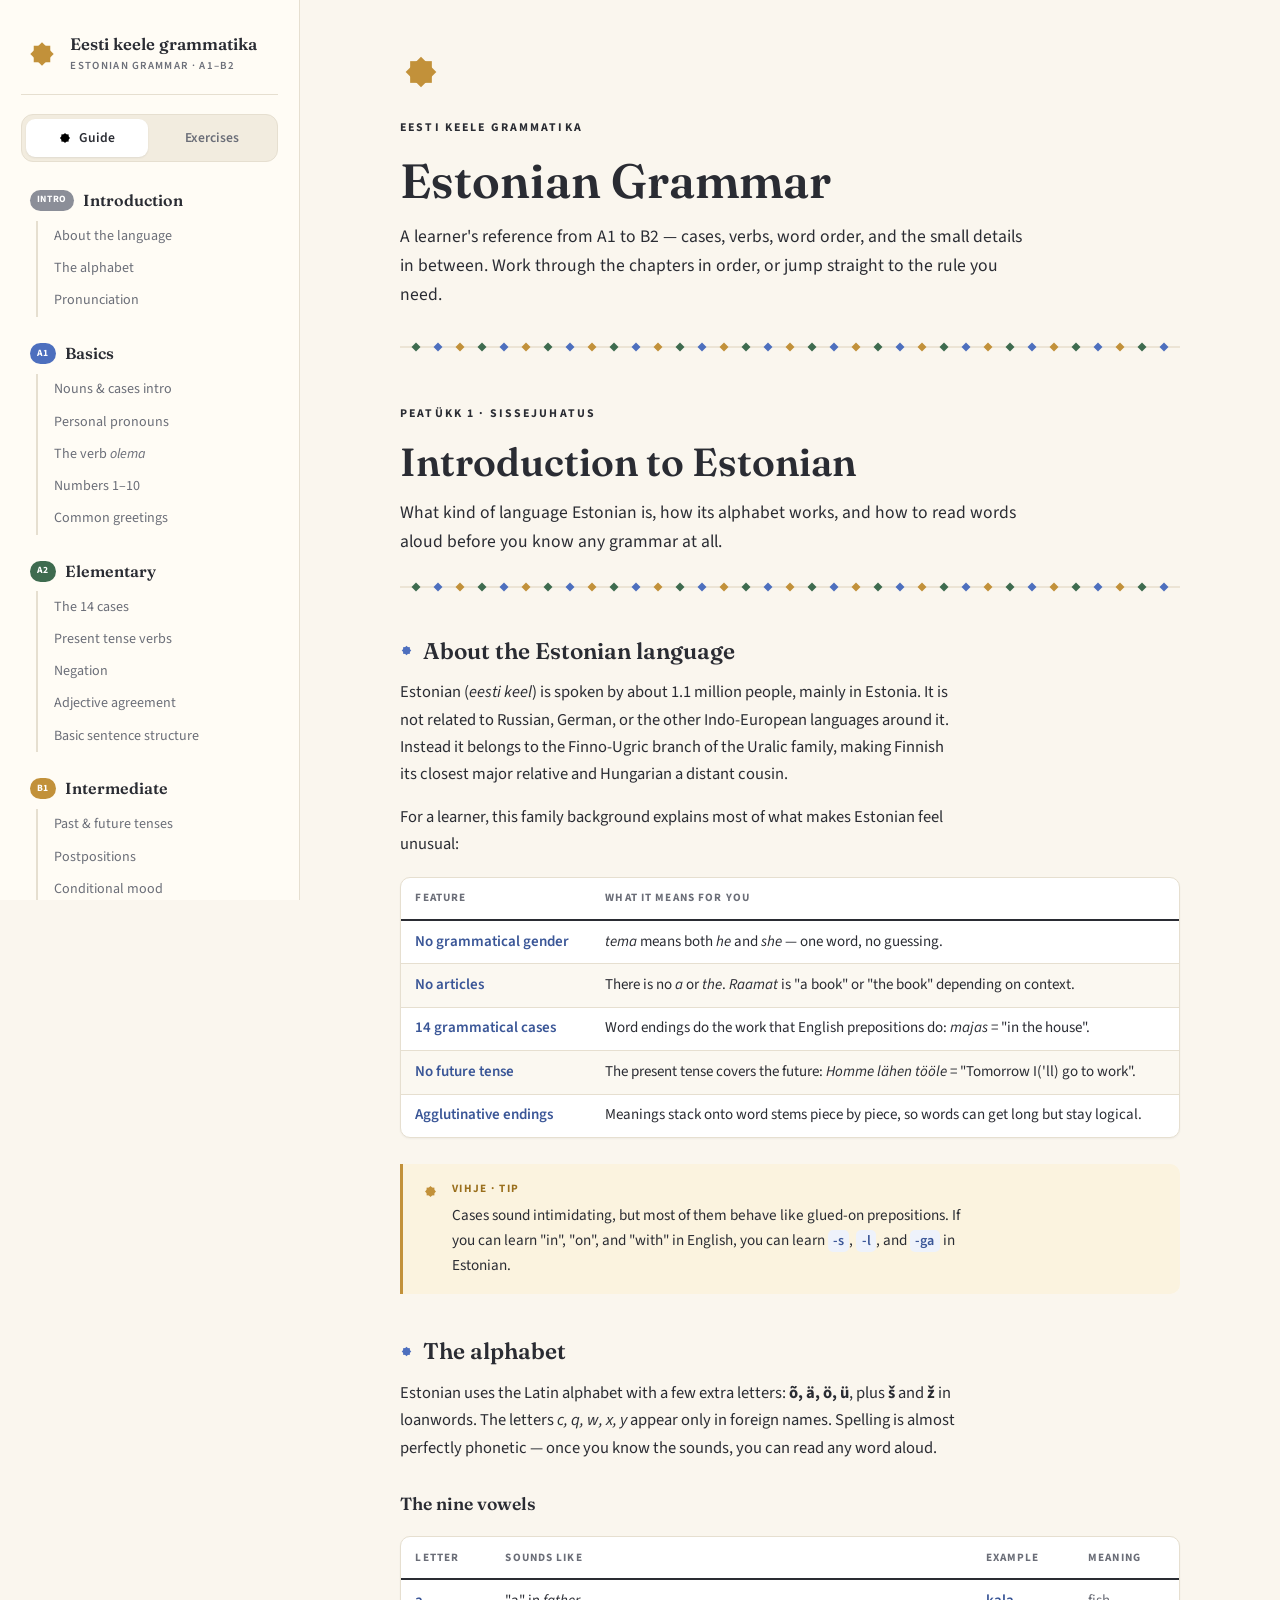
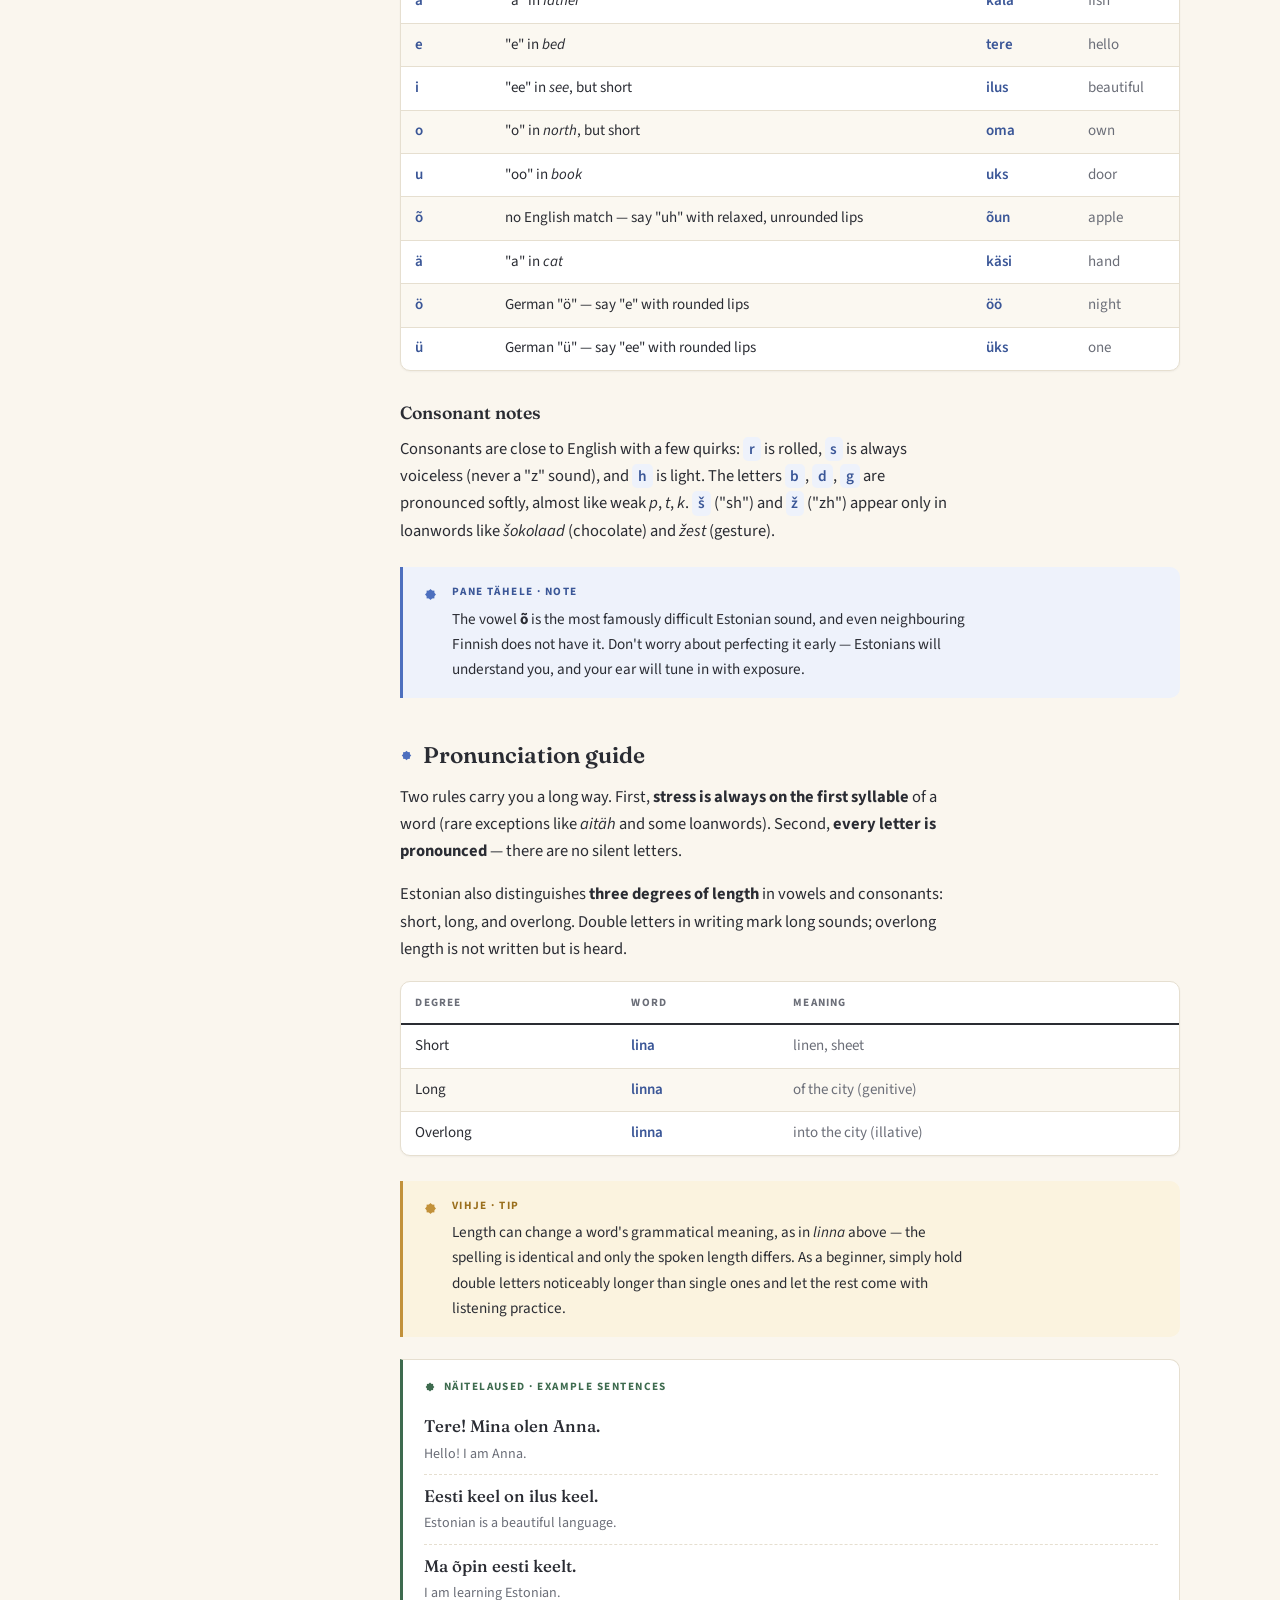
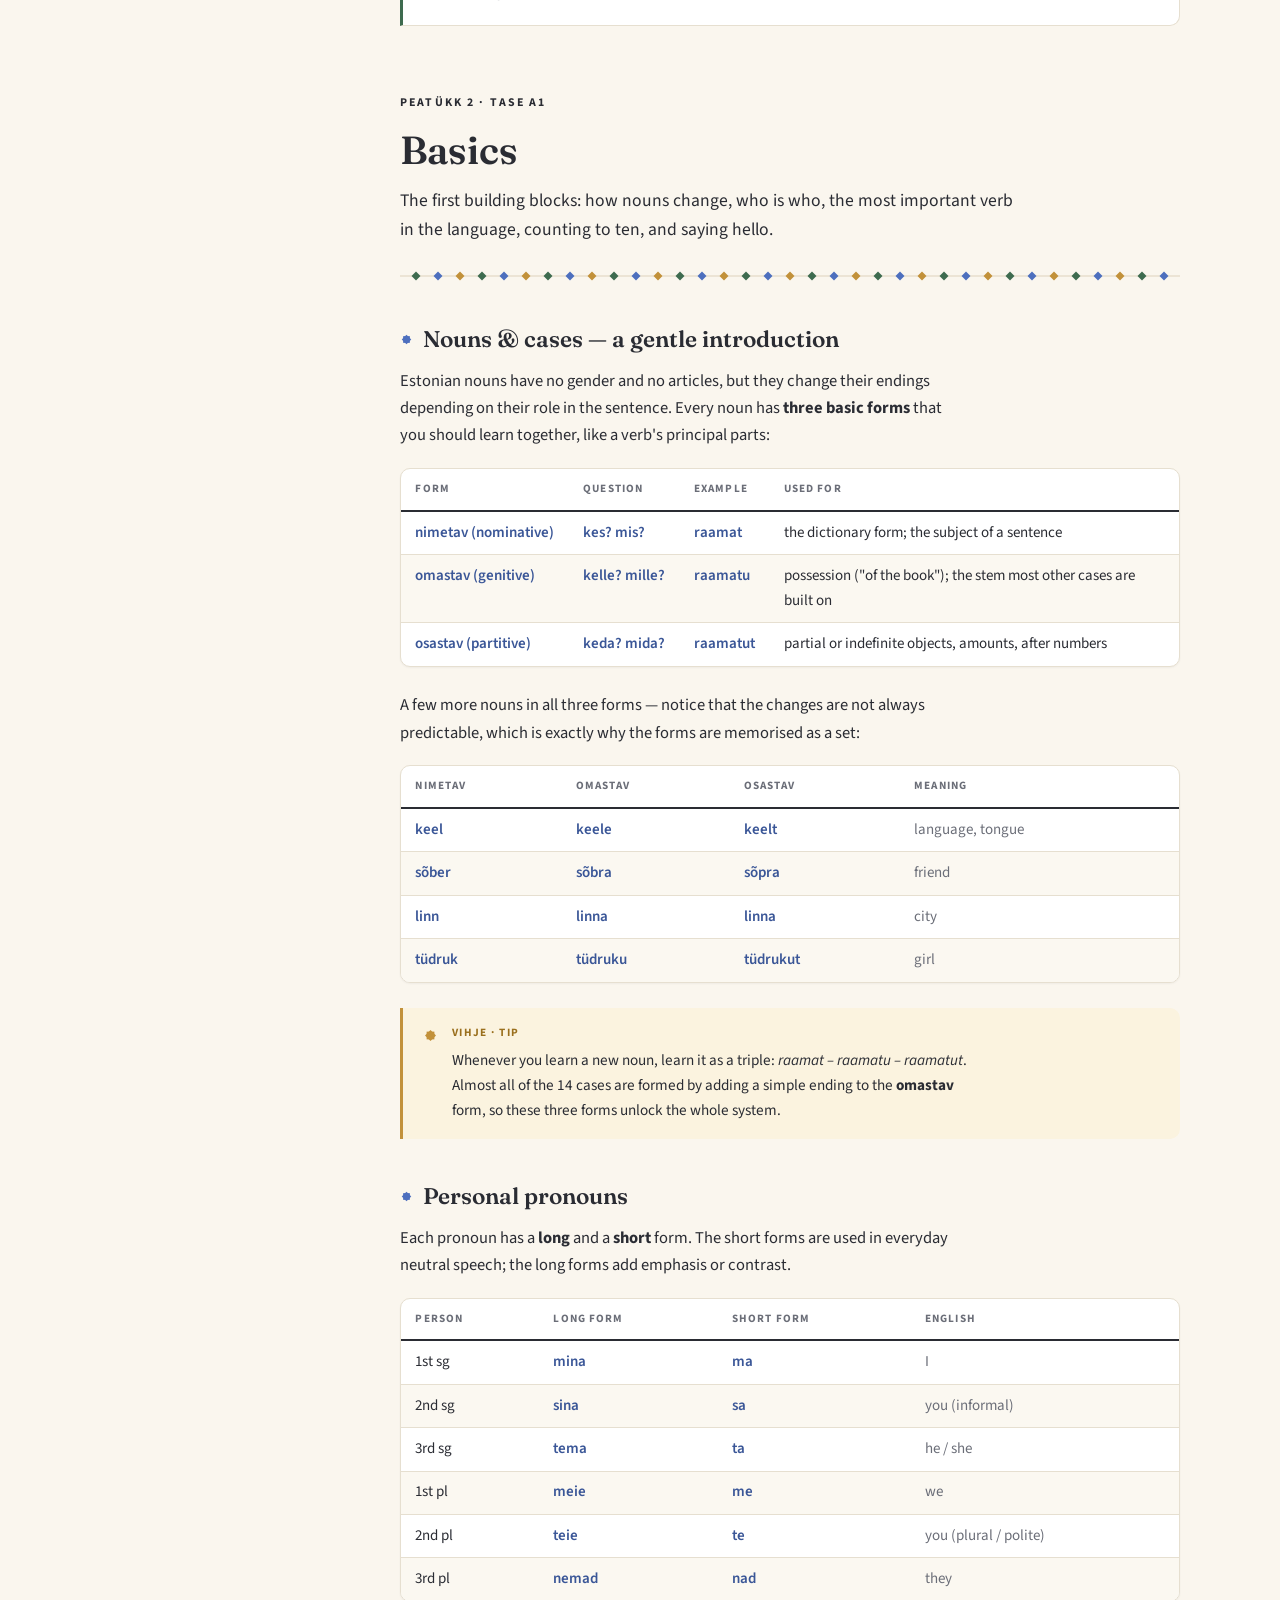
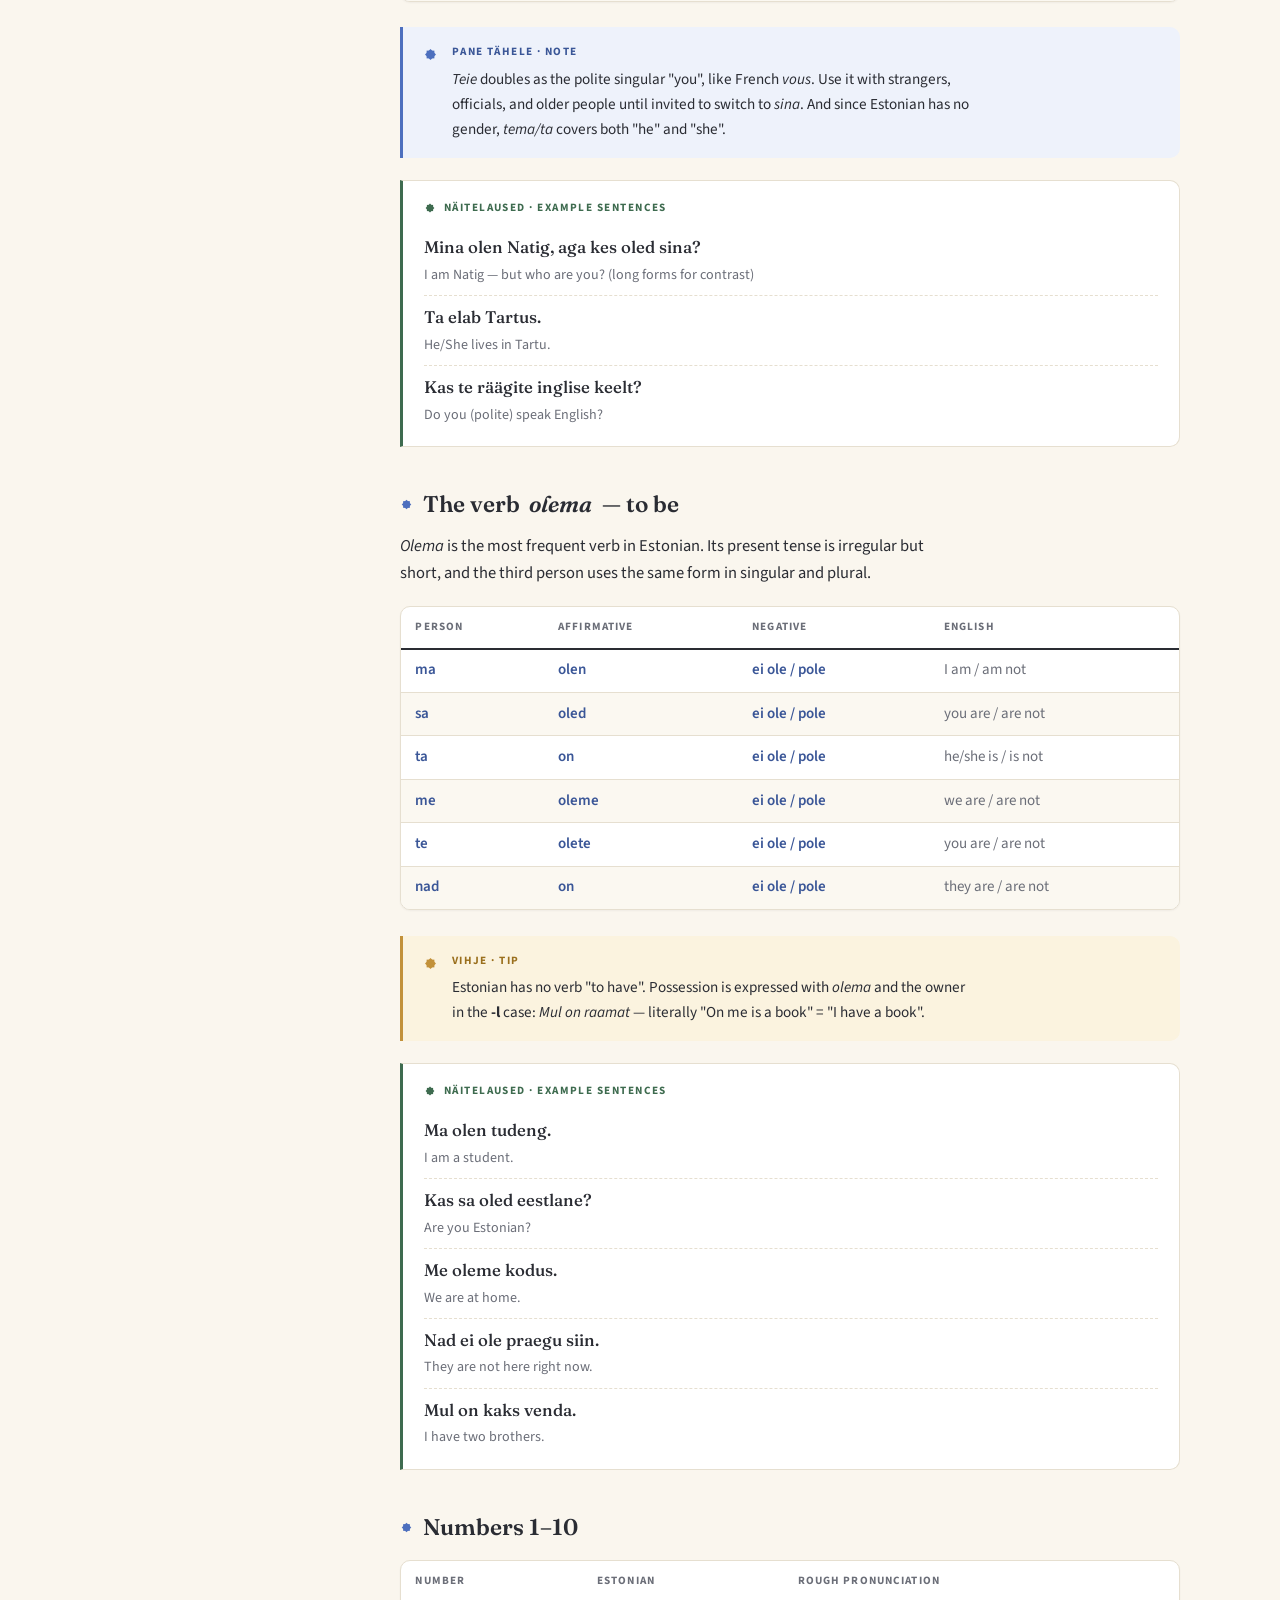
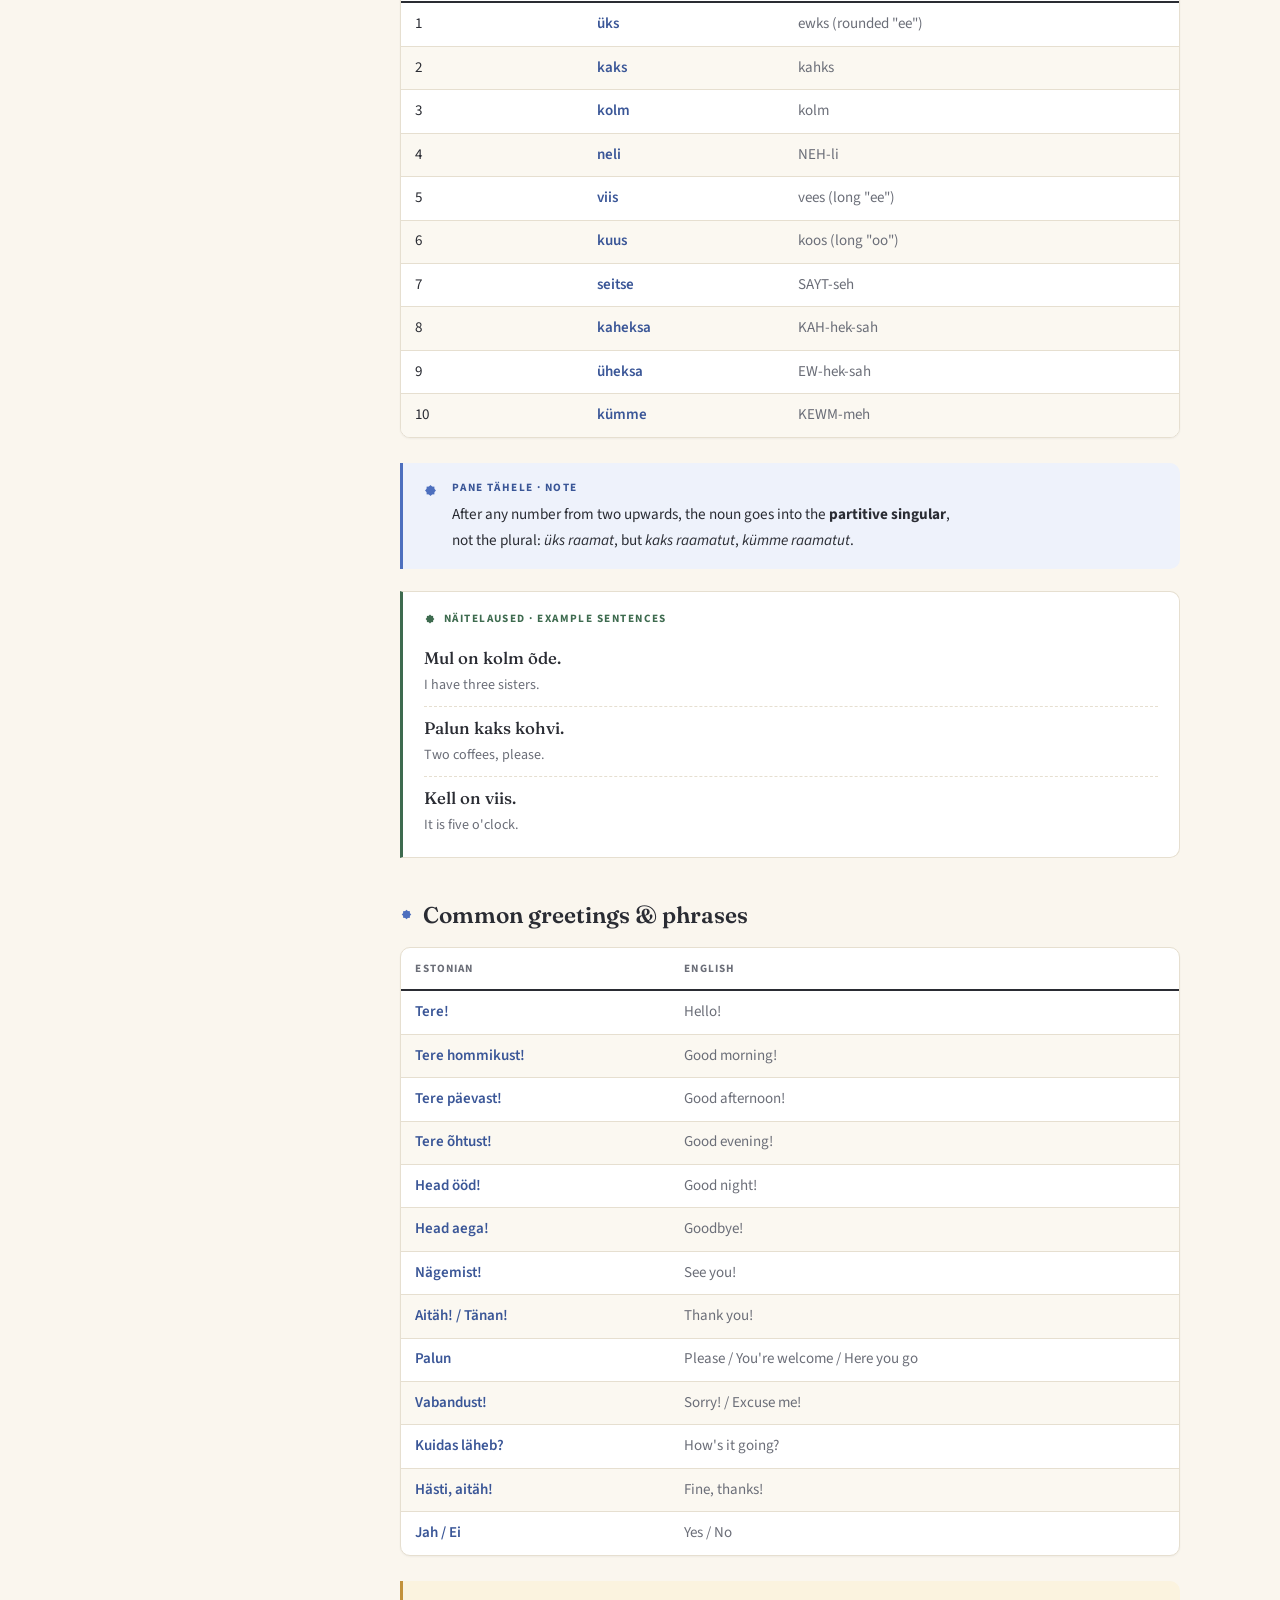
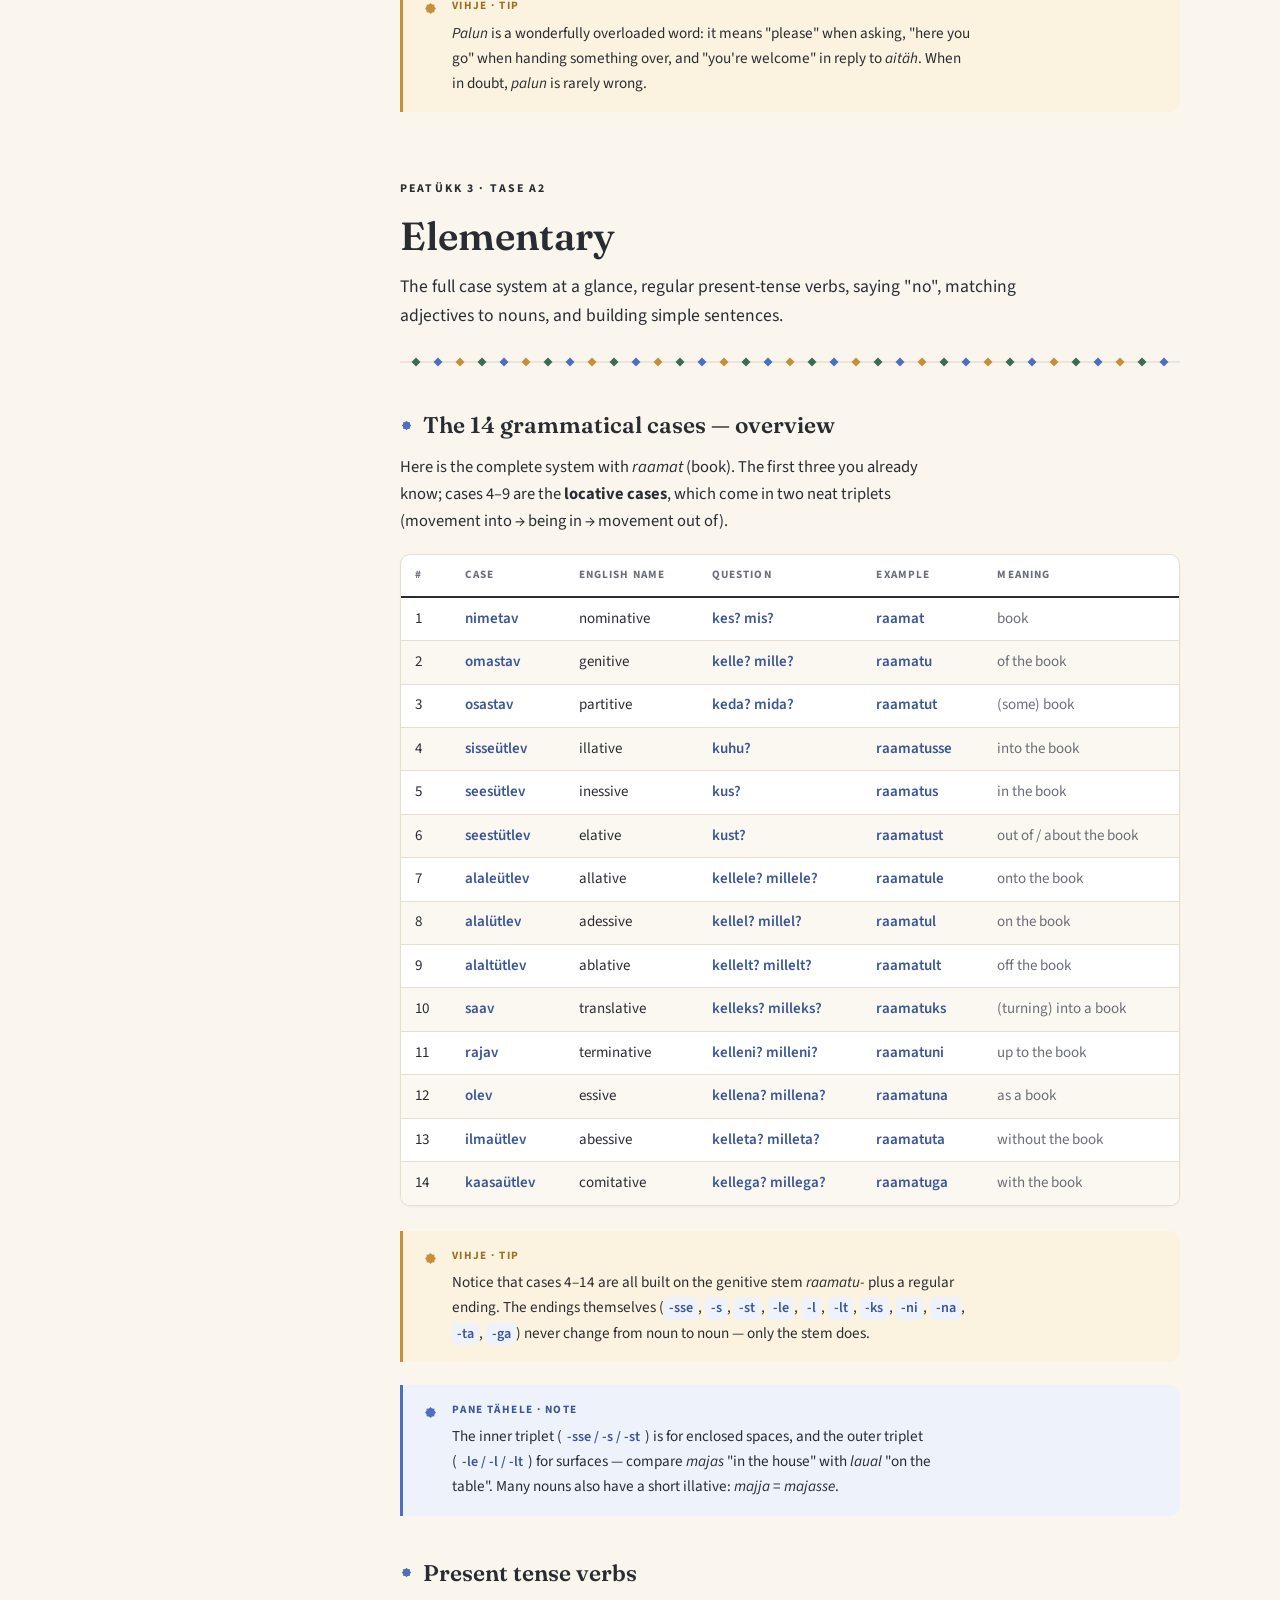
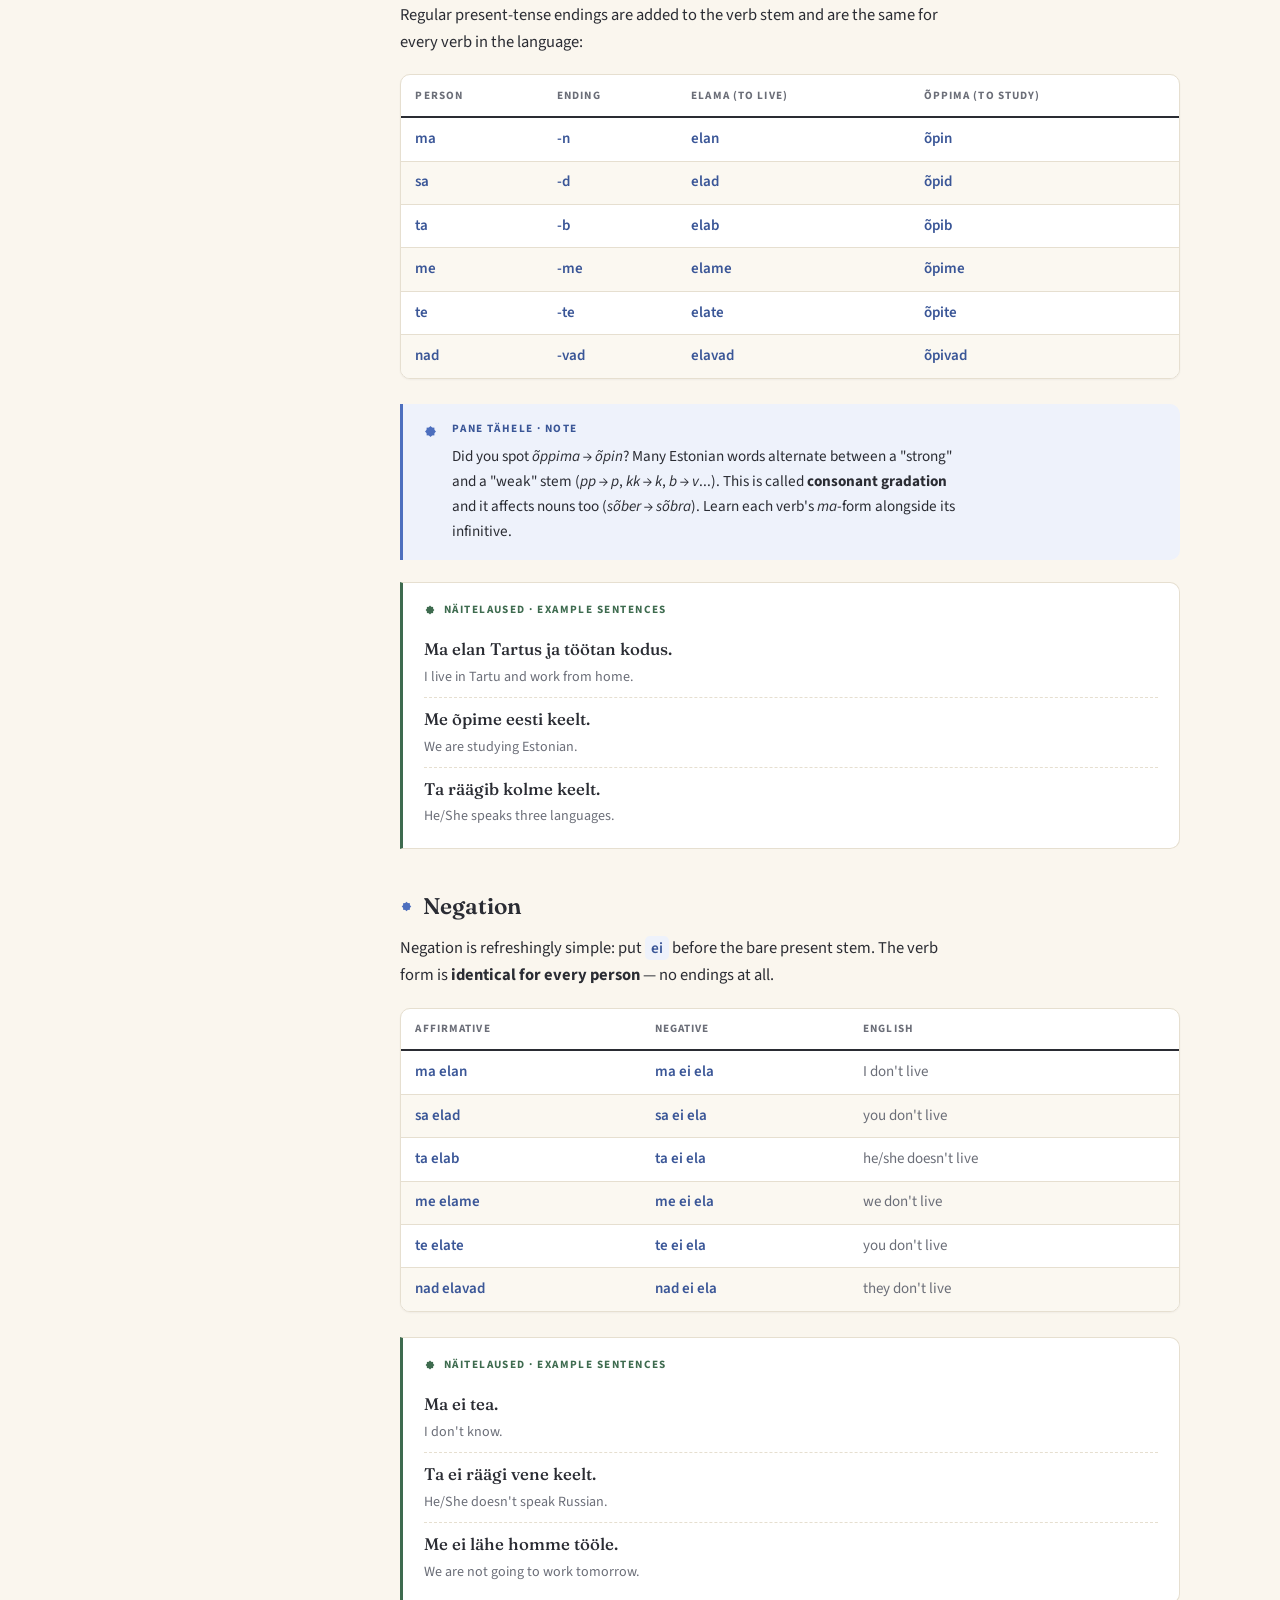
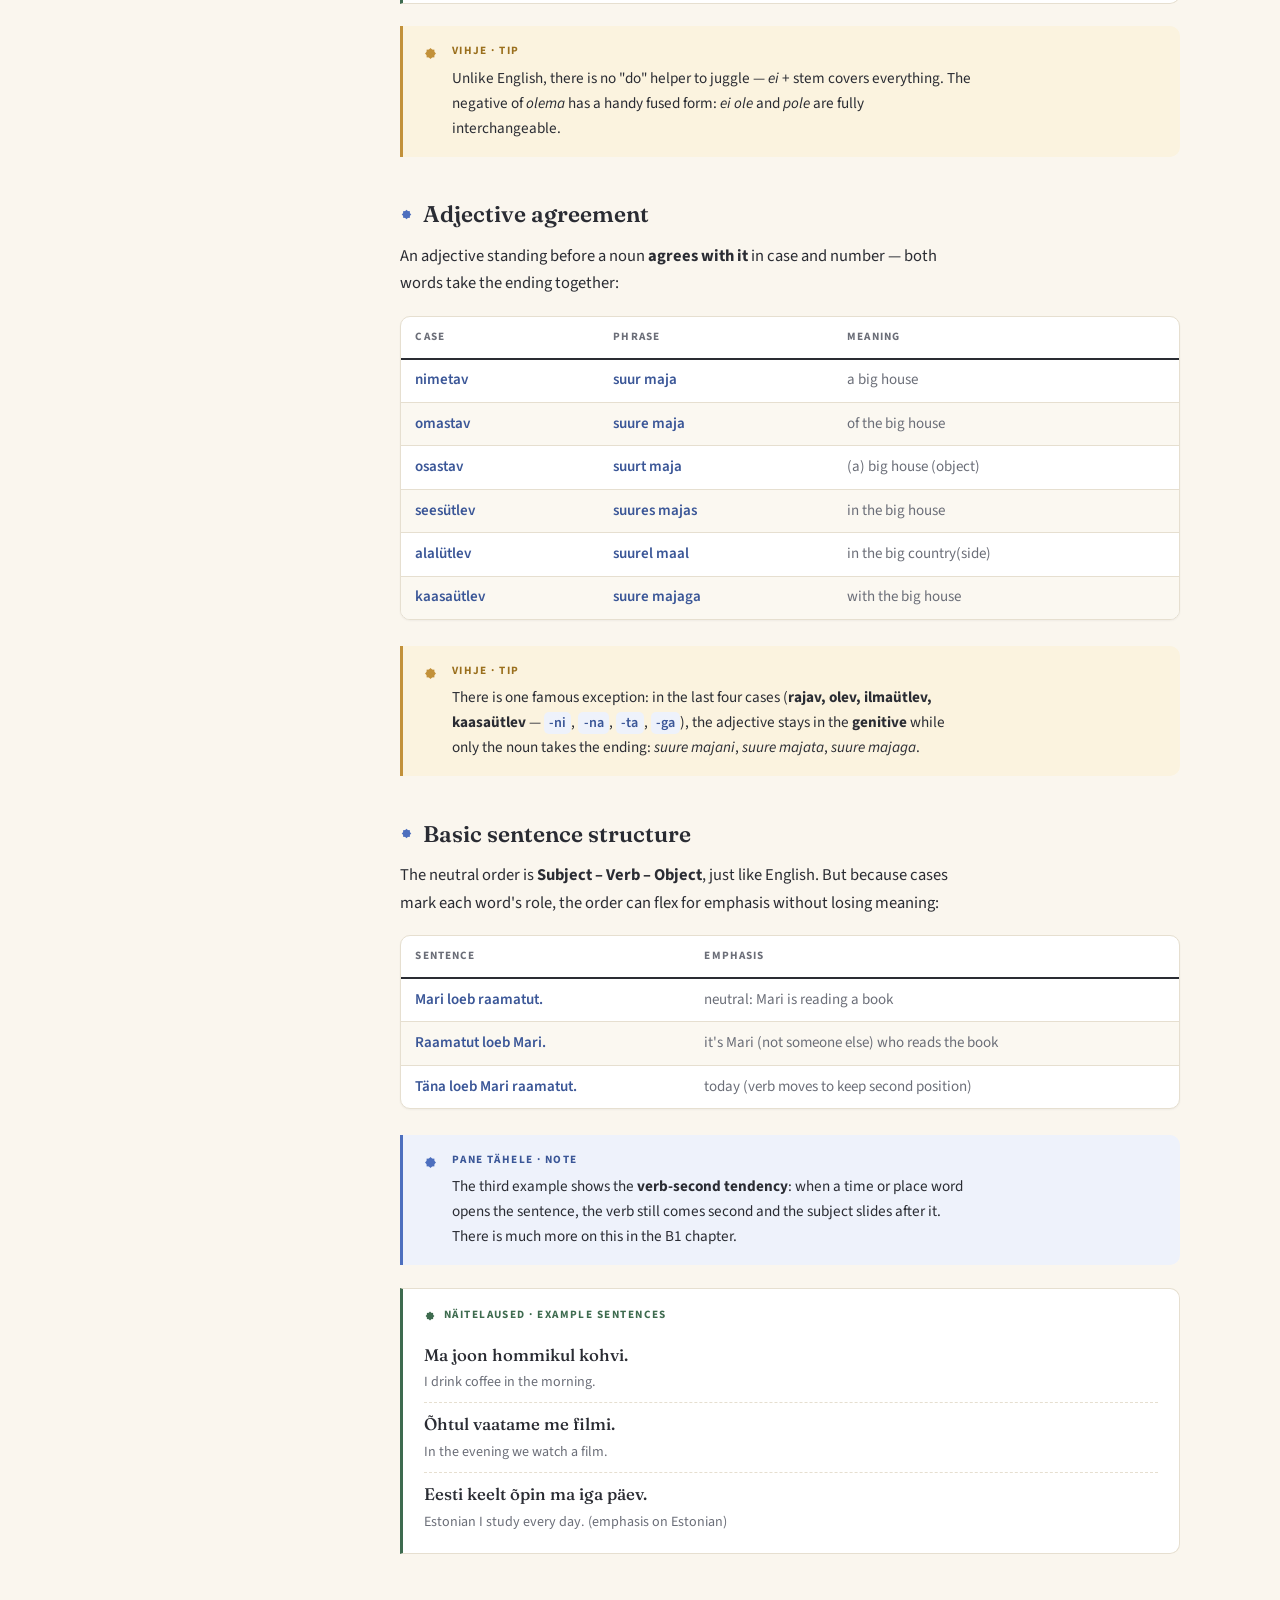
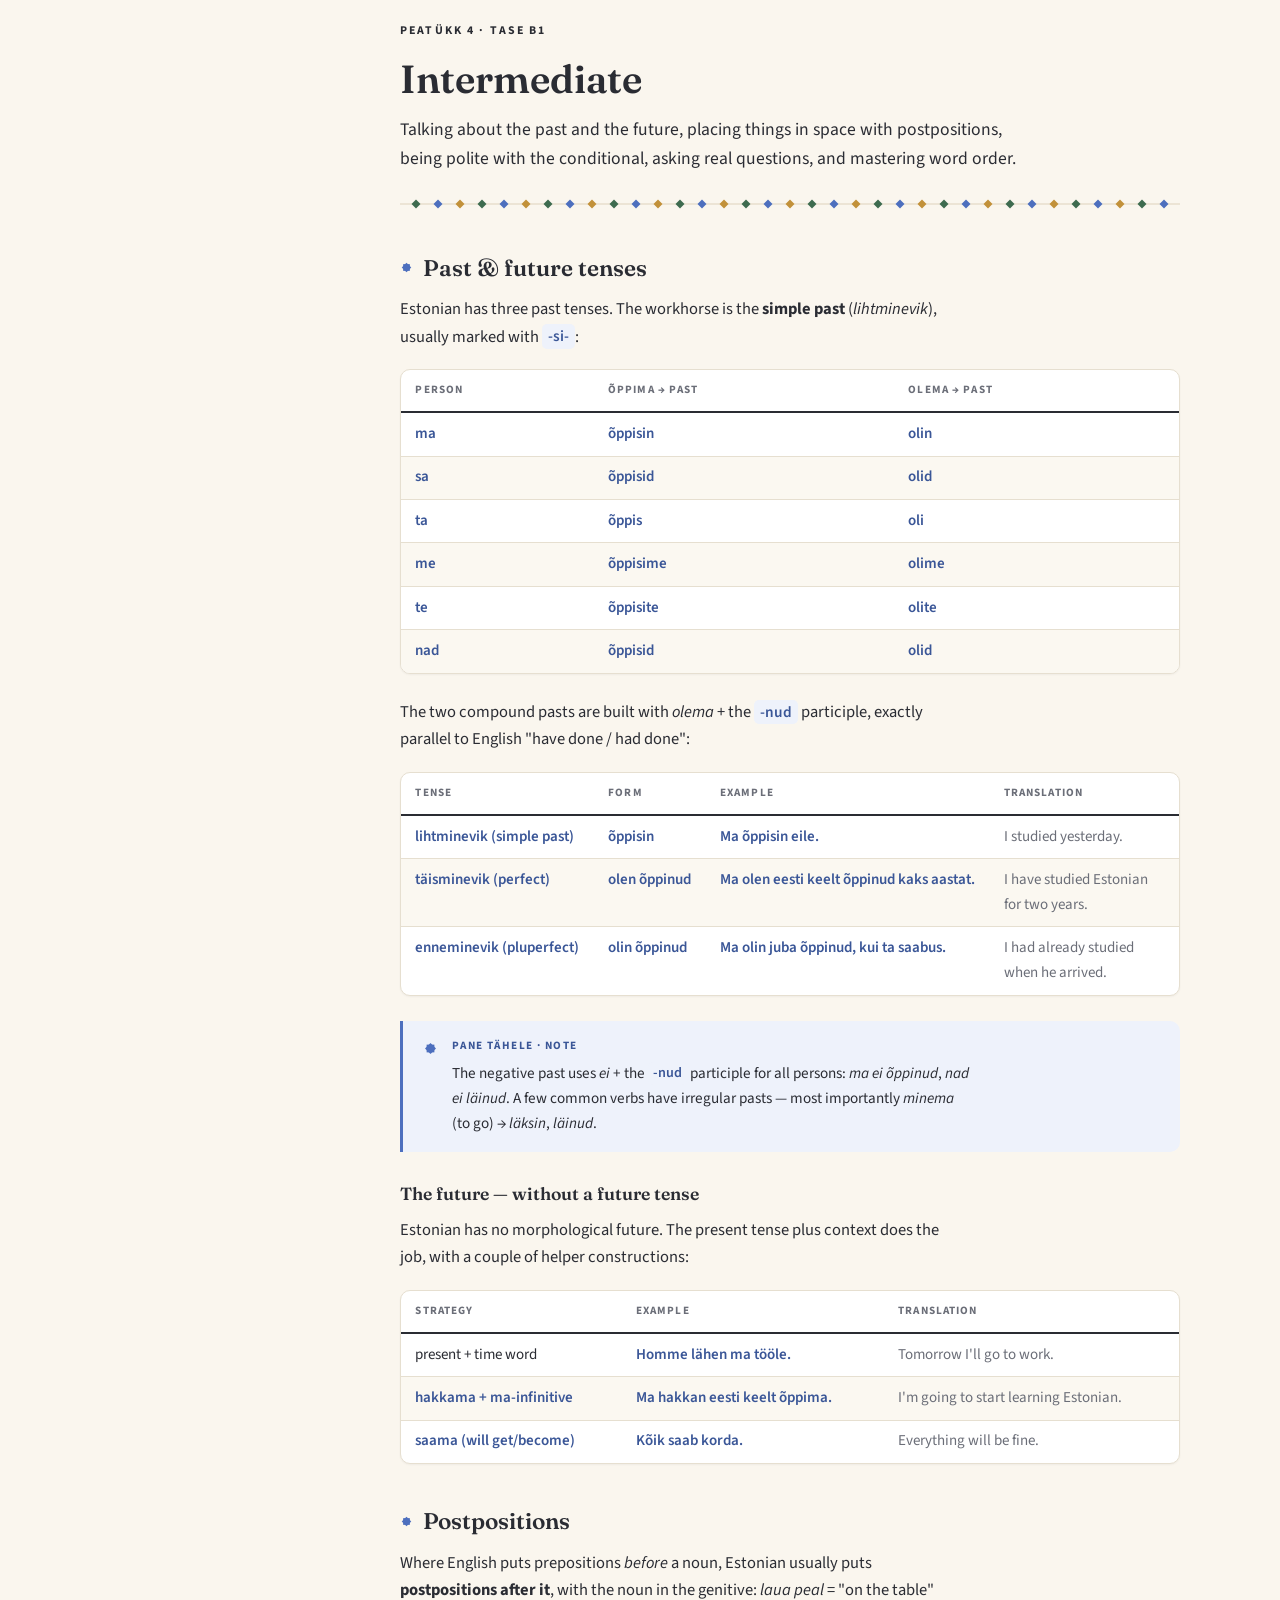
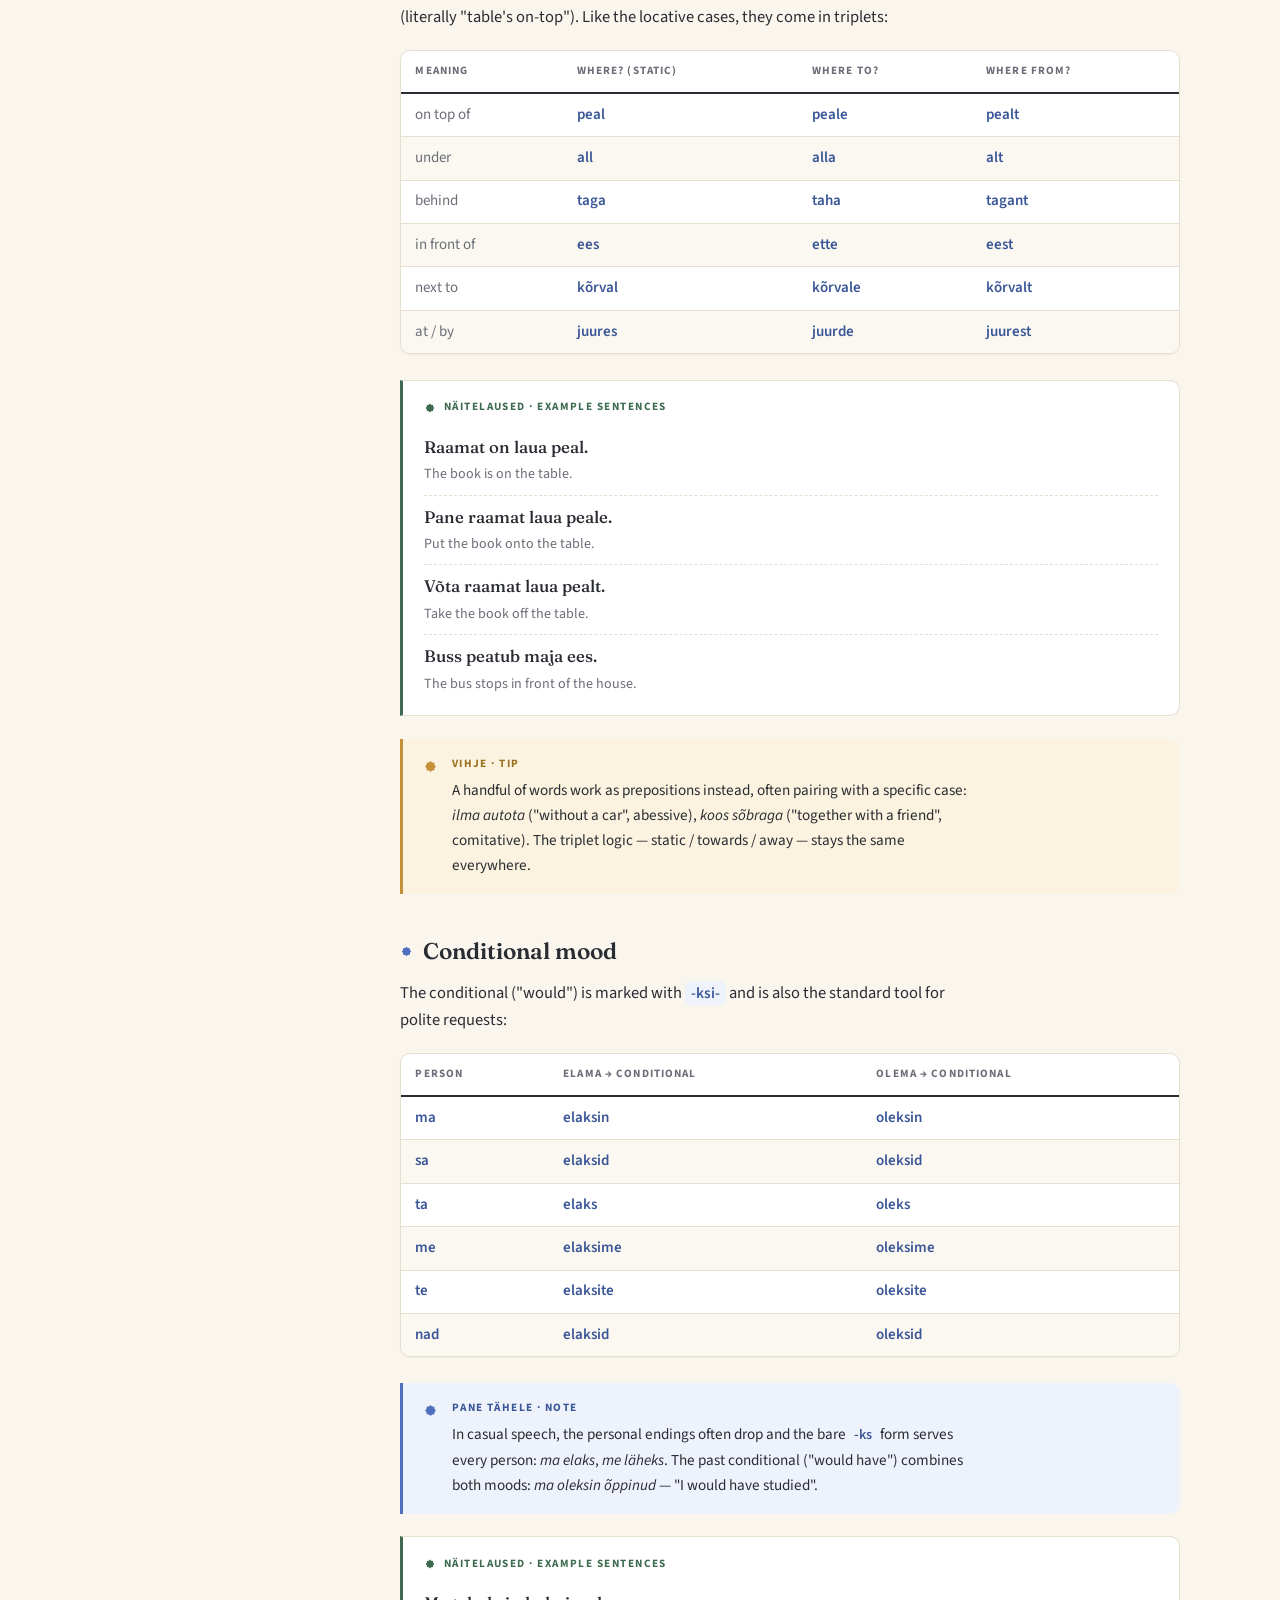
<file: index.html>
<!DOCTYPE html>
<html lang="en">
<head>
<meta charset="UTF-8">
<meta name="viewport" content="width=device-width, initial-scale=1.0">
<title>Eesti keele grammatika — Estonian Grammar A1–B2</title>
<meta name="description" content="A learner's reference for Estonian grammar from A1 to B2: cases, verbs, word order and more.">
<link rel="icon" href="data:image/svg+xml,%3Csvg xmlns='http://www.w3.org/2000/svg' viewBox='0 0 24 24'%3E%3Crect x='5.8' y='5.8' width='12.4' height='12.4' fill='%23C2913A'/%3E%3Crect x='5.8' y='5.8' width='12.4' height='12.4' transform='rotate(45 12 12)' fill='%23C2913A'/%3E%3C/svg%3E">
<link rel="preconnect" href="https://fonts.googleapis.com">
<link rel="preconnect" href="https://fonts.gstatic.com" crossorigin>
<link href="https://fonts.googleapis.com/css2?family=Fraunces:opsz,wght@9..144,400;9..144,500;9..144,600;9..144,700&family=Source+Sans+3:ital,wght@0,400;0,500;0,600;0,700;1,400&display=swap" rel="stylesheet">
<link rel="stylesheet" href="assets/base.css">
</head>
<body>
<svg width="0" height="0" style="position:absolute" aria-hidden="true">
  <symbol id="star8" viewBox="0 0 24 24">
    <rect x="5.8" y="5.8" width="12.4" height="12.4"></rect>
    <rect x="5.8" y="5.8" width="12.4" height="12.4" transform="rotate(45 12 12)"></rect>
  </symbol>
</svg>

<div class="topbar">
  <button class="burger" id="burger" aria-expanded="false" aria-controls="sidebar" aria-label="Toggle navigation">
    <span></span><span></span><span></span>
  </button>
  <span class="t-title">Eesti keele grammatika</span>
  <a class="t-cta" href="practice.html">Exercises</a>
</div>
<div class="overlay" id="overlay"></div>

<aside class="sidebar" id="sidebar" aria-label="Chapters">
  <a class="brand" href="#top">
    <svg class="star" aria-hidden="true"><use href="#star8"/></svg>
    <span>
      <span class="brand-title">Eesti keele grammatika</span>
      <span class="brand-sub">Estonian grammar · A1–B2</span>
    </span>
  </a>
  <div class="mode-switch">
    <a href="index.html" aria-current="page"><svg aria-hidden="true"><use href="#star8"/></svg>Guide</a>
    <a href="practice.html">Exercises</a>
  </div>
  <nav class="nav" aria-label="Site navigation">
    <div class="nav-group">
      <a class="nav-chapter" href="#ch1"><span class="badge intro">Intro</span>Introduction</a>
      <a class="nav-sub" href="#about">About the language</a>
      <a class="nav-sub" href="#alphabet">The alphabet</a>
      <a class="nav-sub" href="#pronunciation">Pronunciation</a>
    </div>
    <div class="nav-group">
      <a class="nav-chapter" href="#ch2"><span class="badge a1">A1</span>Basics</a>
      <a class="nav-sub" href="#cases-intro">Nouns &amp; cases intro</a>
      <a class="nav-sub" href="#pronouns">Personal pronouns</a>
      <a class="nav-sub" href="#olema">The verb <em>olema</em></a>
      <a class="nav-sub" href="#numbers">Numbers 1–10</a>
      <a class="nav-sub" href="#greetings">Common greetings</a>
    </div>
    <div class="nav-group">
      <a class="nav-chapter" href="#ch3"><span class="badge a2">A2</span>Elementary</a>
      <a class="nav-sub" href="#fourteen-cases">The 14 cases</a>
      <a class="nav-sub" href="#present-tense">Present tense verbs</a>
      <a class="nav-sub" href="#negation">Negation</a>
      <a class="nav-sub" href="#adjectives">Adjective agreement</a>
      <a class="nav-sub" href="#sentence-structure">Basic sentence structure</a>
    </div>
    <div class="nav-group">
      <a class="nav-chapter" href="#ch4"><span class="badge b1">B1</span>Intermediate</a>
      <a class="nav-sub" href="#past-future">Past &amp; future tenses</a>
      <a class="nav-sub" href="#postpositions">Postpositions</a>
      <a class="nav-sub" href="#conditional">Conditional mood</a>
      <a class="nav-sub" href="#questions">Question formation</a>
      <a class="nav-sub" href="#word-order">Word order rules</a>
    </div>
    <div class="nav-group">
      <a class="nav-chapter" href="#ch5"><span class="badge b2">B2</span>Upper-Intermediate</a>
      <a class="nav-sub" href="#aspect">Verb aspect</a>
      <a class="nav-sub" href="#complex-sentences">Complex sentences</a>
      <a class="nav-sub" href="#participles">Participles</a>
      <a class="nav-sub" href="#reported-speech">Reported speech</a>
      <a class="nav-sub" href="#idioms">Common idioms</a>
    </div>
  </nav>
  <p class="sidebar-foot">Head õppimist! · Happy studying</p>
</aside>

<main class="content">
  <div class="page">

    <header class="hero" id="top">
      <svg class="star" aria-hidden="true"><use href="#star8"/></svg>
      <p class="eyebrow">Eesti keele grammatika</p>
      <h1>Estonian Grammar</h1>
      <p class="lead">A learner's reference from A1 to B2 — cases, verbs, word order, and the small details in between. Work through the chapters in order, or jump straight to the rule you need.</p>
      <div class="folk-band"></div>
    </header>

    <section class="chapter" id="ch1">
      <div class="chapter-head">
        <p class="eyebrow">Peatükk 1 · Sissejuhatus</p>
        <h2>Introduction to Estonian</h2>
        <p class="lead">What kind of language Estonian is, how its alphabet works, and how to read words aloud before you know any grammar at all.</p>
        <div class="folk-band"></div>
      </div>

      <section id="about">
        <h3><svg class="star" aria-hidden="true"><use href="#star8"/></svg>About the Estonian language</h3>
        <p>Estonian (<em>eesti keel</em>) is spoken by about 1.1 million people, mainly in Estonia. It is not related to Russian, German, or the other Indo-European languages around it. Instead it belongs to the Finno-Ugric branch of the Uralic family, making Finnish its closest major relative and Hungarian a distant cousin.</p>
        <p>For a learner, this family background explains most of what makes Estonian feel unusual:</p>
        <div class="table-wrap">
          <table>
            <thead><tr><th>Feature</th><th>What it means for you</th></tr></thead>
            <tbody>
              <tr><td class="et">No grammatical gender</td><td><em>tema</em> means both <em>he</em> and <em>she</em> — one word, no guessing.</td></tr>
              <tr><td class="et">No articles</td><td>There is no <em>a</em> or <em>the</em>. <em>Raamat</em> is "a book" or "the book" depending on context.</td></tr>
              <tr><td class="et">14 grammatical cases</td><td>Word endings do the work that English prepositions do: <em>majas</em> = "in the house".</td></tr>
              <tr><td class="et">No future tense</td><td>The present tense covers the future: <em>Homme lähen tööle</em> = "Tomorrow I('ll) go to work".</td></tr>
              <tr><td class="et">Agglutinative endings</td><td>Meanings stack onto word stems piece by piece, so words can get long but stay logical.</td></tr>
            </tbody>
          </table>
        </div>
        <aside class="tip">
          <svg class="star" aria-hidden="true"><use href="#star8"/></svg>
          <div>
            <span class="label">Vihje · Tip</span>
            <p>Cases sound intimidating, but most of them behave like glued-on prepositions. If you can learn "in", "on", and "with" in English, you can learn <code>-s</code>, <code>-l</code>, and <code>-ga</code> in Estonian.</p>
          </div>
        </aside>
      </section>

      <section id="alphabet">
        <h3><svg class="star" aria-hidden="true"><use href="#star8"/></svg>The alphabet</h3>
        <p>Estonian uses the Latin alphabet with a few extra letters: <strong>õ, ä, ö, ü</strong>, plus <strong>š</strong> and <strong>ž</strong> in loanwords. The letters <em>c, q, w, x, y</em> appear only in foreign names. Spelling is almost perfectly phonetic — once you know the sounds, you can read any word aloud.</p>
        <h4>The nine vowels</h4>
        <div class="table-wrap">
          <table>
            <thead><tr><th>Letter</th><th>Sounds like</th><th>Example</th><th>Meaning</th></tr></thead>
            <tbody>
              <tr><td class="et">a</td><td>"a" in <em>father</em></td><td class="et">kala</td><td class="en">fish</td></tr>
              <tr><td class="et">e</td><td>"e" in <em>bed</em></td><td class="et">tere</td><td class="en">hello</td></tr>
              <tr><td class="et">i</td><td>"ee" in <em>see</em>, but short</td><td class="et">ilus</td><td class="en">beautiful</td></tr>
              <tr><td class="et">o</td><td>"o" in <em>north</em>, but short</td><td class="et">oma</td><td class="en">own</td></tr>
              <tr><td class="et">u</td><td>"oo" in <em>book</em></td><td class="et">uks</td><td class="en">door</td></tr>
              <tr><td class="et">õ</td><td>no English match — say "uh" with relaxed, unrounded lips</td><td class="et">õun</td><td class="en">apple</td></tr>
              <tr><td class="et">ä</td><td>"a" in <em>cat</em></td><td class="et">käsi</td><td class="en">hand</td></tr>
              <tr><td class="et">ö</td><td>German "ö" — say "e" with rounded lips</td><td class="et">öö</td><td class="en">night</td></tr>
              <tr><td class="et">ü</td><td>German "ü" — say "ee" with rounded lips</td><td class="et">üks</td><td class="en">one</td></tr>
            </tbody>
          </table>
        </div>
        <h4>Consonant notes</h4>
        <p>Consonants are close to English with a few quirks: <code>r</code> is rolled, <code>s</code> is always voiceless (never a "z" sound), and <code>h</code> is light. The letters <code>b</code>, <code>d</code>, <code>g</code> are pronounced softly, almost like weak <em>p</em>, <em>t</em>, <em>k</em>. <code>š</code> ("sh") and <code>ž</code> ("zh") appear only in loanwords like <em>šokolaad</em> (chocolate) and <em>žest</em> (gesture).</p>
        <aside class="tip blue">
          <svg class="star" aria-hidden="true"><use href="#star8"/></svg>
          <div>
            <span class="label">Pane tähele · Note</span>
            <p>The vowel <strong>õ</strong> is the most famously difficult Estonian sound, and even neighbouring Finnish does not have it. Don't worry about perfecting it early — Estonians will understand you, and your ear will tune in with exposure.</p>
          </div>
        </aside>
      </section>

      <section id="pronunciation">
        <h3><svg class="star" aria-hidden="true"><use href="#star8"/></svg>Pronunciation guide</h3>
        <p>Two rules carry you a long way. First, <strong>stress is always on the first syllable</strong> of a word (rare exceptions like <em>aitäh</em> and some loanwords). Second, <strong>every letter is pronounced</strong> — there are no silent letters.</p>
        <p>Estonian also distinguishes <strong>three degrees of length</strong> in vowels and consonants: short, long, and overlong. Double letters in writing mark long sounds; overlong length is not written but is heard.</p>
        <div class="table-wrap">
          <table>
            <thead><tr><th>Degree</th><th>Word</th><th>Meaning</th></tr></thead>
            <tbody>
              <tr><td>Short</td><td class="et">lina</td><td class="en">linen, sheet</td></tr>
              <tr><td>Long</td><td class="et">linna</td><td class="en">of the city (genitive)</td></tr>
              <tr><td>Overlong</td><td class="et">linna</td><td class="en">into the city (illative)</td></tr>
            </tbody>
          </table>
        </div>
        <aside class="tip">
          <svg class="star" aria-hidden="true"><use href="#star8"/></svg>
          <div>
            <span class="label">Vihje · Tip</span>
            <p>Length can change a word's grammatical meaning, as in <em>linna</em> above — the spelling is identical and only the spoken length differs. As a beginner, simply hold double letters noticeably longer than single ones and let the rest come with listening practice.</p>
          </div>
        </aside>
        <div class="examples">
          <p class="label"><svg class="star" aria-hidden="true"><use href="#star8"/></svg>Näitelaused · Example sentences</p>
          <div class="ex"><p class="et-line" lang="et">Tere! Mina olen Anna.</p><p class="en-line">Hello! I am Anna.</p></div>
          <div class="ex"><p class="et-line" lang="et">Eesti keel on ilus keel.</p><p class="en-line">Estonian is a beautiful language.</p></div>
          <div class="ex"><p class="et-line" lang="et">Ma õpin eesti keelt.</p><p class="en-line">I am learning Estonian.</p></div>
        </div>
      </section>
    </section>

    <section class="chapter" id="ch2">
      <div class="chapter-head">
        <p class="eyebrow">Peatükk 2 · Tase A1</p>
        <h2>Basics</h2>
        <p class="lead">The first building blocks: how nouns change, who is who, the most important verb in the language, counting to ten, and saying hello.</p>
        <div class="folk-band"></div>
      </div>

      <section id="cases-intro">
        <h3><svg class="star" aria-hidden="true"><use href="#star8"/></svg>Nouns &amp; cases — a gentle introduction</h3>
        <p>Estonian nouns have no gender and no articles, but they change their endings depending on their role in the sentence. Every noun has <strong>three basic forms</strong> that you should learn together, like a verb's principal parts:</p>
        <div class="table-wrap">
          <table>
            <thead><tr><th>Form</th><th>Question</th><th>Example</th><th>Used for</th></tr></thead>
            <tbody>
              <tr><td class="et">nimetav <span class="en">(nominative)</span></td><td class="et">kes? mis?</td><td class="et">raamat</td><td>the dictionary form; the subject of a sentence</td></tr>
              <tr><td class="et">omastav <span class="en">(genitive)</span></td><td class="et">kelle? mille?</td><td class="et">raamatu</td><td>possession ("of the book"); the stem most other cases are built on</td></tr>
              <tr><td class="et">osastav <span class="en">(partitive)</span></td><td class="et">keda? mida?</td><td class="et">raamatut</td><td>partial or indefinite objects, amounts, after numbers</td></tr>
            </tbody>
          </table>
        </div>
        <p>A few more nouns in all three forms — notice that the changes are not always predictable, which is exactly why the forms are memorised as a set:</p>
        <div class="table-wrap">
          <table>
            <thead><tr><th>Nimetav</th><th>Omastav</th><th>Osastav</th><th>Meaning</th></tr></thead>
            <tbody>
              <tr><td class="et">keel</td><td class="et">keele</td><td class="et">keelt</td><td class="en">language, tongue</td></tr>
              <tr><td class="et">sõber</td><td class="et">sõbra</td><td class="et">sõpra</td><td class="en">friend</td></tr>
              <tr><td class="et">linn</td><td class="et">linna</td><td class="et">linna</td><td class="en">city</td></tr>
              <tr><td class="et">tüdruk</td><td class="et">tüdruku</td><td class="et">tüdrukut</td><td class="en">girl</td></tr>
            </tbody>
          </table>
        </div>
        <aside class="tip">
          <svg class="star" aria-hidden="true"><use href="#star8"/></svg>
          <div>
            <span class="label">Vihje · Tip</span>
            <p>Whenever you learn a new noun, learn it as a triple: <em>raamat – raamatu – raamatut</em>. Almost all of the 14 cases are formed by adding a simple ending to the <strong>omastav</strong> form, so these three forms unlock the whole system.</p>
          </div>
        </aside>
      </section>

      <section id="pronouns">
        <h3><svg class="star" aria-hidden="true"><use href="#star8"/></svg>Personal pronouns</h3>
        <p>Each pronoun has a <strong>long</strong> and a <strong>short</strong> form. The short forms are used in everyday neutral speech; the long forms add emphasis or contrast.</p>
        <div class="table-wrap">
          <table>
            <thead><tr><th>Person</th><th>Long form</th><th>Short form</th><th>English</th></tr></thead>
            <tbody>
              <tr><td>1st sg</td><td class="et">mina</td><td class="et">ma</td><td class="en">I</td></tr>
              <tr><td>2nd sg</td><td class="et">sina</td><td class="et">sa</td><td class="en">you (informal)</td></tr>
              <tr><td>3rd sg</td><td class="et">tema</td><td class="et">ta</td><td class="en">he / she</td></tr>
              <tr><td>1st pl</td><td class="et">meie</td><td class="et">me</td><td class="en">we</td></tr>
              <tr><td>2nd pl</td><td class="et">teie</td><td class="et">te</td><td class="en">you (plural / polite)</td></tr>
              <tr><td>3rd pl</td><td class="et">nemad</td><td class="et">nad</td><td class="en">they</td></tr>
            </tbody>
          </table>
        </div>
        <aside class="tip blue">
          <svg class="star" aria-hidden="true"><use href="#star8"/></svg>
          <div>
            <span class="label">Pane tähele · Note</span>
            <p><em>Teie</em> doubles as the polite singular "you", like French <em>vous</em>. Use it with strangers, officials, and older people until invited to switch to <em>sina</em>. And since Estonian has no gender, <em>tema/ta</em> covers both "he" and "she".</p>
          </div>
        </aside>
        <div class="examples">
          <p class="label"><svg class="star" aria-hidden="true"><use href="#star8"/></svg>Näitelaused · Example sentences</p>
          <div class="ex"><p class="et-line" lang="et">Mina olen Natig, aga kes oled sina?</p><p class="en-line">I am Natig — but who are you? (long forms for contrast)</p></div>
          <div class="ex"><p class="et-line" lang="et">Ta elab Tartus.</p><p class="en-line">He/She lives in Tartu.</p></div>
          <div class="ex"><p class="et-line" lang="et">Kas te räägite inglise keelt?</p><p class="en-line">Do you (polite) speak English?</p></div>
        </div>
      </section>

      <section id="olema">
        <h3><svg class="star" aria-hidden="true"><use href="#star8"/></svg>The verb <em>olema</em> — to be</h3>
        <p><em>Olema</em> is the most frequent verb in Estonian. Its present tense is irregular but short, and the third person uses the same form in singular and plural.</p>
        <div class="table-wrap">
          <table>
            <thead><tr><th>Person</th><th>Affirmative</th><th>Negative</th><th>English</th></tr></thead>
            <tbody>
              <tr><td class="et">ma</td><td class="et">olen</td><td class="et">ei ole / pole</td><td class="en">I am / am not</td></tr>
              <tr><td class="et">sa</td><td class="et">oled</td><td class="et">ei ole / pole</td><td class="en">you are / are not</td></tr>
              <tr><td class="et">ta</td><td class="et">on</td><td class="et">ei ole / pole</td><td class="en">he/she is / is not</td></tr>
              <tr><td class="et">me</td><td class="et">oleme</td><td class="et">ei ole / pole</td><td class="en">we are / are not</td></tr>
              <tr><td class="et">te</td><td class="et">olete</td><td class="et">ei ole / pole</td><td class="en">you are / are not</td></tr>
              <tr><td class="et">nad</td><td class="et">on</td><td class="et">ei ole / pole</td><td class="en">they are / are not</td></tr>
            </tbody>
          </table>
        </div>
        <aside class="tip">
          <svg class="star" aria-hidden="true"><use href="#star8"/></svg>
          <div>
            <span class="label">Vihje · Tip</span>
            <p>Estonian has no verb "to have". Possession is expressed with <em>olema</em> and the owner in the <strong>-l</strong> case: <em lang="et">Mul on raamat</em> — literally "On me is a book" = "I have a book".</p>
          </div>
        </aside>
        <div class="examples">
          <p class="label"><svg class="star" aria-hidden="true"><use href="#star8"/></svg>Näitelaused · Example sentences</p>
          <div class="ex"><p class="et-line" lang="et">Ma olen tudeng.</p><p class="en-line">I am a student.</p></div>
          <div class="ex"><p class="et-line" lang="et">Kas sa oled eestlane?</p><p class="en-line">Are you Estonian?</p></div>
          <div class="ex"><p class="et-line" lang="et">Me oleme kodus.</p><p class="en-line">We are at home.</p></div>
          <div class="ex"><p class="et-line" lang="et">Nad ei ole praegu siin.</p><p class="en-line">They are not here right now.</p></div>
          <div class="ex"><p class="et-line" lang="et">Mul on kaks venda.</p><p class="en-line">I have two brothers.</p></div>
        </div>
      </section>

      <section id="numbers">
        <h3><svg class="star" aria-hidden="true"><use href="#star8"/></svg>Numbers 1–10</h3>
        <div class="table-wrap">
          <table>
            <thead><tr><th>Number</th><th>Estonian</th><th>Rough pronunciation</th></tr></thead>
            <tbody>
              <tr><td>1</td><td class="et">üks</td><td class="en">ewks (rounded "ee")</td></tr>
              <tr><td>2</td><td class="et">kaks</td><td class="en">kahks</td></tr>
              <tr><td>3</td><td class="et">kolm</td><td class="en">kolm</td></tr>
              <tr><td>4</td><td class="et">neli</td><td class="en">NEH-li</td></tr>
              <tr><td>5</td><td class="et">viis</td><td class="en">vees (long "ee")</td></tr>
              <tr><td>6</td><td class="et">kuus</td><td class="en">koos (long "oo")</td></tr>
              <tr><td>7</td><td class="et">seitse</td><td class="en">SAYT-seh</td></tr>
              <tr><td>8</td><td class="et">kaheksa</td><td class="en">KAH-hek-sah</td></tr>
              <tr><td>9</td><td class="et">üheksa</td><td class="en">EW-hek-sah</td></tr>
              <tr><td>10</td><td class="et">kümme</td><td class="en">KEWM-meh</td></tr>
            </tbody>
          </table>
        </div>
        <aside class="tip blue">
          <svg class="star" aria-hidden="true"><use href="#star8"/></svg>
          <div>
            <span class="label">Pane tähele · Note</span>
            <p>After any number from two upwards, the noun goes into the <strong>partitive singular</strong>, not the plural: <em lang="et">üks raamat</em>, but <em lang="et">kaks raamatut</em>, <em lang="et">kümme raamatut</em>.</p>
          </div>
        </aside>
        <div class="examples">
          <p class="label"><svg class="star" aria-hidden="true"><use href="#star8"/></svg>Näitelaused · Example sentences</p>
          <div class="ex"><p class="et-line" lang="et">Mul on kolm õde.</p><p class="en-line">I have three sisters.</p></div>
          <div class="ex"><p class="et-line" lang="et">Palun kaks kohvi.</p><p class="en-line">Two coffees, please.</p></div>
          <div class="ex"><p class="et-line" lang="et">Kell on viis.</p><p class="en-line">It is five o'clock.</p></div>
        </div>
      </section>

      <section id="greetings">
        <h3><svg class="star" aria-hidden="true"><use href="#star8"/></svg>Common greetings &amp; phrases</h3>
        <div class="table-wrap">
          <table>
            <thead><tr><th>Estonian</th><th>English</th></tr></thead>
            <tbody>
              <tr><td class="et">Tere!</td><td class="en">Hello!</td></tr>
              <tr><td class="et">Tere hommikust!</td><td class="en">Good morning!</td></tr>
              <tr><td class="et">Tere päevast!</td><td class="en">Good afternoon!</td></tr>
              <tr><td class="et">Tere õhtust!</td><td class="en">Good evening!</td></tr>
              <tr><td class="et">Head ööd!</td><td class="en">Good night!</td></tr>
              <tr><td class="et">Head aega!</td><td class="en">Goodbye!</td></tr>
              <tr><td class="et">Nägemist!</td><td class="en">See you!</td></tr>
              <tr><td class="et">Aitäh! / Tänan!</td><td class="en">Thank you!</td></tr>
              <tr><td class="et">Palun</td><td class="en">Please / You're welcome / Here you go</td></tr>
              <tr><td class="et">Vabandust!</td><td class="en">Sorry! / Excuse me!</td></tr>
              <tr><td class="et">Kuidas läheb?</td><td class="en">How's it going?</td></tr>
              <tr><td class="et">Hästi, aitäh!</td><td class="en">Fine, thanks!</td></tr>
              <tr><td class="et">Jah / Ei</td><td class="en">Yes / No</td></tr>
            </tbody>
          </table>
        </div>
        <aside class="tip">
          <svg class="star" aria-hidden="true"><use href="#star8"/></svg>
          <div>
            <span class="label">Vihje · Tip</span>
            <p><em>Palun</em> is a wonderfully overloaded word: it means "please" when asking, "here you go" when handing something over, and "you're welcome" in reply to <em>aitäh</em>. When in doubt, <em>palun</em> is rarely wrong.</p>
          </div>
        </aside>
      </section>
    </section>

    <section class="chapter" id="ch3">
      <div class="chapter-head">
        <p class="eyebrow">Peatükk 3 · Tase A2</p>
        <h2>Elementary</h2>
        <p class="lead">The full case system at a glance, regular present-tense verbs, saying "no", matching adjectives to nouns, and building simple sentences.</p>
        <div class="folk-band"></div>
      </div>

      <section id="fourteen-cases">
        <h3><svg class="star" aria-hidden="true"><use href="#star8"/></svg>The 14 grammatical cases — overview</h3>
        <p>Here is the complete system with <em>raamat</em> (book). The first three you already know; cases 4–9 are the <strong>locative cases</strong>, which come in two neat triplets (movement into → being in → movement out of).</p>
        <div class="table-wrap">
          <table>
            <thead><tr><th>#</th><th>Case</th><th>English name</th><th>Question</th><th>Example</th><th>Meaning</th></tr></thead>
            <tbody>
              <tr><td>1</td><td class="et">nimetav</td><td>nominative</td><td class="et">kes? mis?</td><td class="et">raamat</td><td class="en">book</td></tr>
              <tr><td>2</td><td class="et">omastav</td><td>genitive</td><td class="et">kelle? mille?</td><td class="et">raamatu</td><td class="en">of the book</td></tr>
              <tr><td>3</td><td class="et">osastav</td><td>partitive</td><td class="et">keda? mida?</td><td class="et">raamatut</td><td class="en">(some) book</td></tr>
              <tr><td>4</td><td class="et">sisseütlev</td><td>illative</td><td class="et">kuhu?</td><td class="et">raamatusse</td><td class="en">into the book</td></tr>
              <tr><td>5</td><td class="et">seesütlev</td><td>inessive</td><td class="et">kus?</td><td class="et">raamatus</td><td class="en">in the book</td></tr>
              <tr><td>6</td><td class="et">seestütlev</td><td>elative</td><td class="et">kust?</td><td class="et">raamatust</td><td class="en">out of / about the book</td></tr>
              <tr><td>7</td><td class="et">alaleütlev</td><td>allative</td><td class="et">kellele? millele?</td><td class="et">raamatule</td><td class="en">onto the book</td></tr>
              <tr><td>8</td><td class="et">alalütlev</td><td>adessive</td><td class="et">kellel? millel?</td><td class="et">raamatul</td><td class="en">on the book</td></tr>
              <tr><td>9</td><td class="et">alaltütlev</td><td>ablative</td><td class="et">kellelt? millelt?</td><td class="et">raamatult</td><td class="en">off the book</td></tr>
              <tr><td>10</td><td class="et">saav</td><td>translative</td><td class="et">kelleks? milleks?</td><td class="et">raamatuks</td><td class="en">(turning) into a book</td></tr>
              <tr><td>11</td><td class="et">rajav</td><td>terminative</td><td class="et">kelleni? milleni?</td><td class="et">raamatuni</td><td class="en">up to the book</td></tr>
              <tr><td>12</td><td class="et">olev</td><td>essive</td><td class="et">kellena? millena?</td><td class="et">raamatuna</td><td class="en">as a book</td></tr>
              <tr><td>13</td><td class="et">ilmaütlev</td><td>abessive</td><td class="et">kelleta? milleta?</td><td class="et">raamatuta</td><td class="en">without the book</td></tr>
              <tr><td>14</td><td class="et">kaasaütlev</td><td>comitative</td><td class="et">kellega? millega?</td><td class="et">raamatuga</td><td class="en">with the book</td></tr>
            </tbody>
          </table>
        </div>
        <aside class="tip">
          <svg class="star" aria-hidden="true"><use href="#star8"/></svg>
          <div>
            <span class="label">Vihje · Tip</span>
            <p>Notice that cases 4–14 are all built on the genitive stem <em>raamatu-</em> plus a regular ending. The endings themselves (<code>-sse</code>, <code>-s</code>, <code>-st</code>, <code>-le</code>, <code>-l</code>, <code>-lt</code>, <code>-ks</code>, <code>-ni</code>, <code>-na</code>, <code>-ta</code>, <code>-ga</code>) never change from noun to noun — only the stem does.</p>
          </div>
        </aside>
        <aside class="tip blue">
          <svg class="star" aria-hidden="true"><use href="#star8"/></svg>
          <div>
            <span class="label">Pane tähele · Note</span>
            <p>The inner triplet (<code>-sse / -s / -st</code>) is for enclosed spaces, and the outer triplet (<code>-le / -l / -lt</code>) for surfaces — compare <em lang="et">majas</em> "in the house" with <em lang="et">laual</em> "on the table". Many nouns also have a short illative: <em lang="et">majja</em> = <em lang="et">majasse</em>.</p>
          </div>
        </aside>
      </section>

      <section id="present-tense">
        <h3><svg class="star" aria-hidden="true"><use href="#star8"/></svg>Present tense verbs</h3>
        <p>Regular present-tense endings are added to the verb stem and are the same for every verb in the language:</p>
        <div class="table-wrap">
          <table>
            <thead><tr><th>Person</th><th>Ending</th><th>elama (to live)</th><th>õppima (to study)</th></tr></thead>
            <tbody>
              <tr><td class="et">ma</td><td class="et">-n</td><td class="et">elan</td><td class="et">õpin</td></tr>
              <tr><td class="et">sa</td><td class="et">-d</td><td class="et">elad</td><td class="et">õpid</td></tr>
              <tr><td class="et">ta</td><td class="et">-b</td><td class="et">elab</td><td class="et">õpib</td></tr>
              <tr><td class="et">me</td><td class="et">-me</td><td class="et">elame</td><td class="et">õpime</td></tr>
              <tr><td class="et">te</td><td class="et">-te</td><td class="et">elate</td><td class="et">õpite</td></tr>
              <tr><td class="et">nad</td><td class="et">-vad</td><td class="et">elavad</td><td class="et">õpivad</td></tr>
            </tbody>
          </table>
        </div>
        <aside class="tip blue">
          <svg class="star" aria-hidden="true"><use href="#star8"/></svg>
          <div>
            <span class="label">Pane tähele · Note</span>
            <p>Did you spot <em>õppima → õpin</em>? Many Estonian words alternate between a "strong" and a "weak" stem (<em>pp → p</em>, <em>kk → k</em>, <em>b → v</em>...). This is called <strong>consonant gradation</strong> and it affects nouns too (<em>sõber → sõbra</em>). Learn each verb's <em>ma</em>-form alongside its infinitive.</p>
          </div>
        </aside>
        <div class="examples">
          <p class="label"><svg class="star" aria-hidden="true"><use href="#star8"/></svg>Näitelaused · Example sentences</p>
          <div class="ex"><p class="et-line" lang="et">Ma elan Tartus ja töötan kodus.</p><p class="en-line">I live in Tartu and work from home.</p></div>
          <div class="ex"><p class="et-line" lang="et">Me õpime eesti keelt.</p><p class="en-line">We are studying Estonian.</p></div>
          <div class="ex"><p class="et-line" lang="et">Ta räägib kolme keelt.</p><p class="en-line">He/She speaks three languages.</p></div>
        </div>
      </section>

      <section id="negation">
        <h3><svg class="star" aria-hidden="true"><use href="#star8"/></svg>Negation</h3>
        <p>Negation is refreshingly simple: put <code>ei</code> before the bare present stem. The verb form is <strong>identical for every person</strong> — no endings at all.</p>
        <div class="table-wrap">
          <table>
            <thead><tr><th>Affirmative</th><th>Negative</th><th>English</th></tr></thead>
            <tbody>
              <tr><td class="et">ma elan</td><td class="et">ma ei ela</td><td class="en">I don't live</td></tr>
              <tr><td class="et">sa elad</td><td class="et">sa ei ela</td><td class="en">you don't live</td></tr>
              <tr><td class="et">ta elab</td><td class="et">ta ei ela</td><td class="en">he/she doesn't live</td></tr>
              <tr><td class="et">me elame</td><td class="et">me ei ela</td><td class="en">we don't live</td></tr>
              <tr><td class="et">te elate</td><td class="et">te ei ela</td><td class="en">you don't live</td></tr>
              <tr><td class="et">nad elavad</td><td class="et">nad ei ela</td><td class="en">they don't live</td></tr>
            </tbody>
          </table>
        </div>
        <div class="examples">
          <p class="label"><svg class="star" aria-hidden="true"><use href="#star8"/></svg>Näitelaused · Example sentences</p>
          <div class="ex"><p class="et-line" lang="et">Ma ei tea.</p><p class="en-line">I don't know.</p></div>
          <div class="ex"><p class="et-line" lang="et">Ta ei räägi vene keelt.</p><p class="en-line">He/She doesn't speak Russian.</p></div>
          <div class="ex"><p class="et-line" lang="et">Me ei lähe homme tööle.</p><p class="en-line">We are not going to work tomorrow.</p></div>
        </div>
        <aside class="tip">
          <svg class="star" aria-hidden="true"><use href="#star8"/></svg>
          <div>
            <span class="label">Vihje · Tip</span>
            <p>Unlike English, there is no "do" helper to juggle — <em>ei</em> + stem covers everything. The negative of <em>olema</em> has a handy fused form: <em>ei ole</em> and <em>pole</em> are fully interchangeable.</p>
          </div>
        </aside>
      </section>

      <section id="adjectives">
        <h3><svg class="star" aria-hidden="true"><use href="#star8"/></svg>Adjective agreement</h3>
        <p>An adjective standing before a noun <strong>agrees with it</strong> in case and number — both words take the ending together:</p>
        <div class="table-wrap">
          <table>
            <thead><tr><th>Case</th><th>Phrase</th><th>Meaning</th></tr></thead>
            <tbody>
              <tr><td class="et">nimetav</td><td class="et">suur maja</td><td class="en">a big house</td></tr>
              <tr><td class="et">omastav</td><td class="et">suure maja</td><td class="en">of the big house</td></tr>
              <tr><td class="et">osastav</td><td class="et">suurt maja</td><td class="en">(a) big house (object)</td></tr>
              <tr><td class="et">seesütlev</td><td class="et">suures majas</td><td class="en">in the big house</td></tr>
              <tr><td class="et">alalütlev</td><td class="et">suurel maal</td><td class="en">in the big country(side)</td></tr>
              <tr><td class="et">kaasaütlev</td><td class="et">suure majaga</td><td class="en">with the big house</td></tr>
            </tbody>
          </table>
        </div>
        <aside class="tip">
          <svg class="star" aria-hidden="true"><use href="#star8"/></svg>
          <div>
            <span class="label">Vihje · Tip</span>
            <p>There is one famous exception: in the last four cases (<strong>rajav, olev, ilmaütlev, kaasaütlev</strong> — <code>-ni</code>, <code>-na</code>, <code>-ta</code>, <code>-ga</code>), the adjective stays in the <strong>genitive</strong> while only the noun takes the ending: <em lang="et">suure majani</em>, <em lang="et">suure majata</em>, <em lang="et">suure majaga</em>.</p>
          </div>
        </aside>
      </section>

      <section id="sentence-structure">
        <h3><svg class="star" aria-hidden="true"><use href="#star8"/></svg>Basic sentence structure</h3>
        <p>The neutral order is <strong>Subject – Verb – Object</strong>, just like English. But because cases mark each word's role, the order can flex for emphasis without losing meaning:</p>
        <div class="table-wrap">
          <table>
            <thead><tr><th>Sentence</th><th>Emphasis</th></tr></thead>
            <tbody>
              <tr><td class="et">Mari loeb raamatut.</td><td class="en">neutral: Mari is reading a book</td></tr>
              <tr><td class="et">Raamatut loeb Mari.</td><td class="en">it's Mari (not someone else) who reads the book</td></tr>
              <tr><td class="et">Täna loeb Mari raamatut.</td><td class="en">today (verb moves to keep second position)</td></tr>
            </tbody>
          </table>
        </div>
        <aside class="tip blue">
          <svg class="star" aria-hidden="true"><use href="#star8"/></svg>
          <div>
            <span class="label">Pane tähele · Note</span>
            <p>The third example shows the <strong>verb-second tendency</strong>: when a time or place word opens the sentence, the verb still comes second and the subject slides after it. There is much more on this in the B1 chapter.</p>
          </div>
        </aside>
        <div class="examples">
          <p class="label"><svg class="star" aria-hidden="true"><use href="#star8"/></svg>Näitelaused · Example sentences</p>
          <div class="ex"><p class="et-line" lang="et">Ma joon hommikul kohvi.</p><p class="en-line">I drink coffee in the morning.</p></div>
          <div class="ex"><p class="et-line" lang="et">Õhtul vaatame me filmi.</p><p class="en-line">In the evening we watch a film.</p></div>
          <div class="ex"><p class="et-line" lang="et">Eesti keelt õpin ma iga päev.</p><p class="en-line">Estonian I study every day. (emphasis on Estonian)</p></div>
        </div>
      </section>
    </section>

    <section class="chapter" id="ch4">
      <div class="chapter-head">
        <p class="eyebrow">Peatükk 4 · Tase B1</p>
        <h2>Intermediate</h2>
        <p class="lead">Talking about the past and the future, placing things in space with postpositions, being polite with the conditional, asking real questions, and mastering word order.</p>
        <div class="folk-band"></div>
      </div>

      <section id="past-future">
        <h3><svg class="star" aria-hidden="true"><use href="#star8"/></svg>Past &amp; future tenses</h3>
        <p>Estonian has three past tenses. The workhorse is the <strong>simple past</strong> (<em>lihtminevik</em>), usually marked with <code>-si-</code>:</p>
        <div class="table-wrap">
          <table>
            <thead><tr><th>Person</th><th>õppima → past</th><th>olema → past</th></tr></thead>
            <tbody>
              <tr><td class="et">ma</td><td class="et">õppisin</td><td class="et">olin</td></tr>
              <tr><td class="et">sa</td><td class="et">õppisid</td><td class="et">olid</td></tr>
              <tr><td class="et">ta</td><td class="et">õppis</td><td class="et">oli</td></tr>
              <tr><td class="et">me</td><td class="et">õppisime</td><td class="et">olime</td></tr>
              <tr><td class="et">te</td><td class="et">õppisite</td><td class="et">olite</td></tr>
              <tr><td class="et">nad</td><td class="et">õppisid</td><td class="et">olid</td></tr>
            </tbody>
          </table>
        </div>
        <p>The two compound pasts are built with <em>olema</em> + the <code>-nud</code> participle, exactly parallel to English "have done / had done":</p>
        <div class="table-wrap">
          <table>
            <thead><tr><th>Tense</th><th>Form</th><th>Example</th><th>Translation</th></tr></thead>
            <tbody>
              <tr><td class="et">lihtminevik <span class="en">(simple past)</span></td><td class="et">õppisin</td><td class="et">Ma õppisin eile.</td><td class="en">I studied yesterday.</td></tr>
              <tr><td class="et">täisminevik <span class="en">(perfect)</span></td><td class="et">olen õppinud</td><td class="et">Ma olen eesti keelt õppinud kaks aastat.</td><td class="en">I have studied Estonian for two years.</td></tr>
              <tr><td class="et">enneminevik <span class="en">(pluperfect)</span></td><td class="et">olin õppinud</td><td class="et">Ma olin juba õppinud, kui ta saabus.</td><td class="en">I had already studied when he arrived.</td></tr>
            </tbody>
          </table>
        </div>
        <aside class="tip blue">
          <svg class="star" aria-hidden="true"><use href="#star8"/></svg>
          <div>
            <span class="label">Pane tähele · Note</span>
            <p>The negative past uses <em>ei</em> + the <code>-nud</code> participle for all persons: <em lang="et">ma ei õppinud</em>, <em lang="et">nad ei läinud</em>. A few common verbs have irregular pasts — most importantly <em>minema</em> (to go) → <em lang="et">läksin</em>, <em lang="et">läinud</em>.</p>
          </div>
        </aside>
        <h4>The future — without a future tense</h4>
        <p>Estonian has no morphological future. The present tense plus context does the job, with a couple of helper constructions:</p>
        <div class="table-wrap">
          <table>
            <thead><tr><th>Strategy</th><th>Example</th><th>Translation</th></tr></thead>
            <tbody>
              <tr><td>present + time word</td><td class="et">Homme lähen ma tööle.</td><td class="en">Tomorrow I'll go to work.</td></tr>
              <tr><td class="et">hakkama + ma-infinitive</td><td class="et">Ma hakkan eesti keelt õppima.</td><td class="en">I'm going to start learning Estonian.</td></tr>
              <tr><td class="et">saama <span class="en">(will get/become)</span></td><td class="et">Kõik saab korda.</td><td class="en">Everything will be fine.</td></tr>
            </tbody>
          </table>
        </div>
      </section>

      <section id="postpositions">
        <h3><svg class="star" aria-hidden="true"><use href="#star8"/></svg>Postpositions</h3>
        <p>Where English puts prepositions <em>before</em> a noun, Estonian usually puts <strong>postpositions after it</strong>, with the noun in the genitive: <em lang="et">laua peal</em> = "on the table" (literally "table's on-top"). Like the locative cases, they come in triplets:</p>
        <div class="table-wrap">
          <table>
            <thead><tr><th>Meaning</th><th>Where? (static)</th><th>Where to?</th><th>Where from?</th></tr></thead>
            <tbody>
              <tr><td class="en">on top of</td><td class="et">peal</td><td class="et">peale</td><td class="et">pealt</td></tr>
              <tr><td class="en">under</td><td class="et">all</td><td class="et">alla</td><td class="et">alt</td></tr>
              <tr><td class="en">behind</td><td class="et">taga</td><td class="et">taha</td><td class="et">tagant</td></tr>
              <tr><td class="en">in front of</td><td class="et">ees</td><td class="et">ette</td><td class="et">eest</td></tr>
              <tr><td class="en">next to</td><td class="et">kõrval</td><td class="et">kõrvale</td><td class="et">kõrvalt</td></tr>
              <tr><td class="en">at / by</td><td class="et">juures</td><td class="et">juurde</td><td class="et">juurest</td></tr>
            </tbody>
          </table>
        </div>
        <div class="examples">
          <p class="label"><svg class="star" aria-hidden="true"><use href="#star8"/></svg>Näitelaused · Example sentences</p>
          <div class="ex"><p class="et-line" lang="et">Raamat on laua peal.</p><p class="en-line">The book is on the table.</p></div>
          <div class="ex"><p class="et-line" lang="et">Pane raamat laua peale.</p><p class="en-line">Put the book onto the table.</p></div>
          <div class="ex"><p class="et-line" lang="et">Võta raamat laua pealt.</p><p class="en-line">Take the book off the table.</p></div>
          <div class="ex"><p class="et-line" lang="et">Buss peatub maja ees.</p><p class="en-line">The bus stops in front of the house.</p></div>
        </div>
        <aside class="tip">
          <svg class="star" aria-hidden="true"><use href="#star8"/></svg>
          <div>
            <span class="label">Vihje · Tip</span>
            <p>A handful of words work as prepositions instead, often pairing with a specific case: <em lang="et">ilma autota</em> ("without a car", abessive), <em lang="et">koos sõbraga</em> ("together with a friend", comitative). The triplet logic — static / towards / away — stays the same everywhere.</p>
          </div>
        </aside>
      </section>

      <section id="conditional">
        <h3><svg class="star" aria-hidden="true"><use href="#star8"/></svg>Conditional mood</h3>
        <p>The conditional ("would") is marked with <code>-ksi-</code> and is also the standard tool for polite requests:</p>
        <div class="table-wrap">
          <table>
            <thead><tr><th>Person</th><th>elama → conditional</th><th>olema → conditional</th></tr></thead>
            <tbody>
              <tr><td class="et">ma</td><td class="et">elaksin</td><td class="et">oleksin</td></tr>
              <tr><td class="et">sa</td><td class="et">elaksid</td><td class="et">oleksid</td></tr>
              <tr><td class="et">ta</td><td class="et">elaks</td><td class="et">oleks</td></tr>
              <tr><td class="et">me</td><td class="et">elaksime</td><td class="et">oleksime</td></tr>
              <tr><td class="et">te</td><td class="et">elaksite</td><td class="et">oleksite</td></tr>
              <tr><td class="et">nad</td><td class="et">elaksid</td><td class="et">oleksid</td></tr>
            </tbody>
          </table>
        </div>
        <aside class="tip blue">
          <svg class="star" aria-hidden="true"><use href="#star8"/></svg>
          <div>
            <span class="label">Pane tähele · Note</span>
            <p>In casual speech, the personal endings often drop and the bare <code>-ks</code> form serves every person: <em lang="et">ma elaks</em>, <em lang="et">me läheks</em>. The past conditional ("would have") combines both moods: <em lang="et">ma oleksin õppinud</em> — "I would have studied".</p>
          </div>
        </aside>
        <div class="examples">
          <p class="label"><svg class="star" aria-hidden="true"><use href="#star8"/></svg>Näitelaused · Example sentences</p>
          <div class="ex"><p class="et-line" lang="et">Ma tahaksin kohvi, palun.</p><p class="en-line">I would like a coffee, please.</p></div>
          <div class="ex"><p class="et-line" lang="et">Kas sa aitaksid mind?</p><p class="en-line">Would you help me?</p></div>
          <div class="ex"><p class="et-line" lang="et">Kui mul oleks rohkem aega, õpiksin iga päev.</p><p class="en-line">If I had more time, I would study every day.</p></div>
        </div>
      </section>

      <section id="questions">
        <h3><svg class="star" aria-hidden="true"><use href="#star8"/></svg>Question formation</h3>
        <p>Yes/no questions begin with the particle <code>kas</code> — the rest of the sentence keeps normal word order. Content questions begin with a question word:</p>
        <div class="table-wrap">
          <table>
            <thead><tr><th>Question word</th><th>English</th><th>Example</th><th>Translation</th></tr></thead>
            <tbody>
              <tr><td class="et">kes</td><td class="en">who</td><td class="et">Kes sa oled?</td><td class="en">Who are you?</td></tr>
              <tr><td class="et">mis</td><td class="en">what</td><td class="et">Mis see on?</td><td class="en">What is this?</td></tr>
              <tr><td class="et">kus</td><td class="en">where</td><td class="et">Kus sa elad?</td><td class="en">Where do you live?</td></tr>
              <tr><td class="et">kuhu</td><td class="en">where to</td><td class="et">Kuhu sa lähed?</td><td class="en">Where are you going?</td></tr>
              <tr><td class="et">kust</td><td class="en">where from</td><td class="et">Kust sa pärit oled?</td><td class="en">Where are you from?</td></tr>
              <tr><td class="et">millal</td><td class="en">when</td><td class="et">Millal buss tuleb?</td><td class="en">When does the bus come?</td></tr>
              <tr><td class="et">miks</td><td class="en">why</td><td class="et">Miks sa õpid eesti keelt?</td><td class="en">Why are you learning Estonian?</td></tr>
              <tr><td class="et">kuidas</td><td class="en">how</td><td class="et">Kuidas läheb?</td><td class="en">How's it going?</td></tr>
              <tr><td class="et">kui palju</td><td class="en">how much</td><td class="et">Kui palju see maksab?</td><td class="en">How much does it cost?</td></tr>
              <tr><td class="et">milline</td><td class="en">which / what kind</td><td class="et">Milline raamat sulle meeldib?</td><td class="en">Which book do you like?</td></tr>
            </tbody>
          </table>
        </div>
        <aside class="tip">
          <svg class="star" aria-hidden="true"><use href="#star8"/></svg>
          <div>
            <span class="label">Vihje · Tip</span>
            <p>Notice the three-way "where": <em>kus</em> (location), <em>kuhu</em> (direction towards), <em>kust</em> (direction from) — the same triplet logic as the locative cases and postpositions. Negative-leaning questions use <code>ega</code>: <em lang="et">Ega sa ei tea, kus ta on?</em> — "You don't happen to know where he is?"</p>
          </div>
        </aside>
      </section>

      <section id="word-order">
        <h3><svg class="star" aria-hidden="true"><use href="#star8"/></svg>Word order rules</h3>
        <p>Estonian word order is flexible but not random. The strongest rule is the <strong>verb-second (V2) tendency</strong>: in a neutral declarative sentence, the finite verb wants to be the second element, whatever comes first.</p>
        <div class="table-wrap">
          <table>
            <thead><tr><th>First element</th><th>Sentence</th><th>Translation</th></tr></thead>
            <tbody>
              <tr><td class="en">subject</td><td class="et">Ma käisin eile poes.</td><td class="en">I went to the shop yesterday.</td></tr>
              <tr><td class="en">time word</td><td class="et">Eile käisin ma poes.</td><td class="en">Yesterday I went to the shop.</td></tr>
              <tr><td class="en">place word</td><td class="et">Poes käisin ma eile.</td><td class="en">It was the shop I went to yesterday.</td></tr>
            </tbody>
          </table>
        </div>
        <aside class="tip blue">
          <svg class="star" aria-hidden="true"><use href="#star8"/></svg>
          <div>
            <span class="label">Pane tähele · Note</span>
            <p>Good news for anyone who has fought with German: in Estonian subordinate clauses, the verb does <strong>not</strong> move to the end. <em lang="et">Ma tean, et ta elab Tartus</em> — "I know that he lives in Tartu" — keeps plain SVO order inside the <em>et</em>-clause.</p>
          </div>
        </aside>
        <div class="examples">
          <p class="label"><svg class="star" aria-hidden="true"><use href="#star8"/></svg>Näitelaused · Example sentences</p>
          <div class="ex"><p class="et-line" lang="et">Täna õhtul vaatame me filmi.</p><p class="en-line">This evening we'll watch a film.</p></div>
          <div class="ex"><p class="et-line" lang="et">Tartus elab palju tudengeid.</p><p class="en-line">Many students live in Tartu.</p></div>
          <div class="ex"><p class="et-line" lang="et">Suvel sõidame me Saaremaale.</p><p class="en-line">In summer we'll travel to Saaremaa.</p></div>
        </div>
      </section>
    </section>

    <section class="chapter" id="ch5">
      <div class="chapter-head">
        <p class="eyebrow">Peatükk 5 · Tase B2</p>
        <h2>Upper-Intermediate</h2>
        <p class="lead">The subtler machinery: how object case expresses aspect, joining clauses, the four participles, reporting what others said, and idioms that make you sound local.</p>
        <div class="folk-band"></div>
      </div>

      <section id="aspect">
        <h3><svg class="star" aria-hidden="true"><use href="#star8"/></svg>Verb aspect — total vs partial objects</h3>
        <p>Estonian has no continuous tense and no perfective prefix system. Instead, <strong>the case of the object</strong> tells you whether an action is complete. This is one of the language's most elegant — and most examined — features.</p>
        <div class="table-wrap">
          <table>
            <thead><tr><th>Object case</th><th>Signals</th><th>Example</th><th>Translation</th></tr></thead>
            <tbody>
              <tr><td class="et">osastav <span class="en">(partial object)</span></td><td>ongoing, incomplete, or partial action</td><td class="et">Ma lugesin raamatut.</td><td class="en">I was reading the book.</td></tr>
              <tr><td class="et">omastav <span class="en">(total object, sg)</span></td><td>completed action affecting the whole object</td><td class="et">Ma lugesin raamatu läbi.</td><td class="en">I read the book from cover to cover.</td></tr>
              <tr><td class="et">nimetav <span class="en">(total object, pl)</span></td><td>completed, whole, plural</td><td class="et">Ma sõin õunad ära.</td><td class="en">I ate (all) the apples.</td></tr>
            </tbody>
          </table>
        </div>
        <p>Completion is often reinforced by a <strong>verbal particle</strong>, a small adverb that works much like English "up" or "through":</p>
        <div class="table-wrap">
          <table>
            <thead><tr><th>Particle verb</th><th>Meaning</th></tr></thead>
            <tbody>
              <tr><td class="et">ära sööma</td><td class="en">to eat up</td></tr>
              <tr><td class="et">läbi lugema</td><td class="en">to read through</td></tr>
              <tr><td class="et">valmis kirjutama</td><td class="en">to finish writing</td></tr>
              <tr><td class="et">üles leidma</td><td class="en">to find, track down</td></tr>
              <tr><td class="et">ära õppima</td><td class="en">to learn thoroughly, master</td></tr>
            </tbody>
          </table>
        </div>
        <div class="examples">
          <p class="label"><svg class="star" aria-hidden="true"><use href="#star8"/></svg>Näitelaused · Example sentences</p>
          <div class="ex"><p class="et-line" lang="et">Ma sõin suppi.</p><p class="en-line">I was eating (some) soup.</p></div>
          <div class="ex"><p class="et-line" lang="et">Ma sõin supi ära.</p><p class="en-line">I ate the soup up — finished it.</p></div>
          <div class="ex"><p class="et-line" lang="et">Ta kirjutas kirja terve õhtu.</p><p class="en-line">He was writing the letter all evening.</p></div>
          <div class="ex"><p class="et-line" lang="et">Ta kirjutas kirja valmis.</p><p class="en-line">He finished writing the letter.</p></div>
        </div>
        <aside class="tip">
          <svg class="star" aria-hidden="true"><use href="#star8"/></svg>
          <div>
            <span class="label">Vihje · Tip</span>
            <p>When in doubt, the partitive is the safer default — verbs of emotion, perception, and ongoing activity (<em>armastama</em>, <em>nägema</em>, <em>ootama</em>...) almost always take a partitive object: <em lang="et">Ma armastan sind</em>, never <em>sinu</em>.</p>
          </div>
        </aside>
      </section>

      <section id="complex-sentences">
        <h3><svg class="star" aria-hidden="true"><use href="#star8"/></svg>Complex sentence construction</h3>
        <p>Clauses join with conjunctions, and a <strong>comma is written before the subordinate clause</strong> — Estonian comma rules are strict and consistent:</p>
        <div class="table-wrap">
          <table>
            <thead><tr><th>Conjunction</th><th>English</th><th>Example</th><th>Translation</th></tr></thead>
            <tbody>
              <tr><td class="et">et</td><td class="en">that</td><td class="et">Ma arvan, et eesti keel on ilus.</td><td class="en">I think that Estonian is beautiful.</td></tr>
              <tr><td class="et">sest</td><td class="en">because</td><td class="et">Jään koju, sest sajab vihma.</td><td class="en">I'll stay home because it's raining.</td></tr>
              <tr><td class="et">kui</td><td class="en">if / when</td><td class="et">Kui vihma sajab, jään ma koju.</td><td class="en">If it rains, I'll stay home.</td></tr>
              <tr><td class="et">kuigi</td><td class="en">although</td><td class="et">Kuigi on külm, lähen ma välja.</td><td class="en">Although it's cold, I'll go out.</td></tr>
              <tr><td class="et">kuna</td><td class="en">since, as</td><td class="et">Kuna ma õpin, ei saa ma tulla.</td><td class="en">Since I'm studying, I can't come.</td></tr>
              <tr><td class="et">nii et</td><td class="en">so that</td><td class="et">Räägi valjemini, nii et kõik kuulevad.</td><td class="en">Speak louder, so that everyone hears.</td></tr>
            </tbody>
          </table>
        </div>
        <p>Relative clauses use <code>kes</code> (for people) and <code>mis</code> (for things), and they decline like any other pronoun:</p>
        <div class="examples">
          <p class="label"><svg class="star" aria-hidden="true"><use href="#star8"/></svg>Näitelaused · Example sentences</p>
          <div class="ex"><p class="et-line" lang="et">Mees, kes seisab ukse juures, on mu õpetaja.</p><p class="en-line">The man who is standing by the door is my teacher.</p></div>
          <div class="ex"><p class="et-line" lang="et">Raamat, mille ma eile ostsin, on väga huvitav.</p><p class="en-line">The book that I bought yesterday is very interesting.</p></div>
          <div class="ex"><p class="et-line" lang="et">See on linn, kus ma sündisin.</p><p class="en-line">This is the city where I was born.</p></div>
        </div>
        <aside class="tip blue">
          <svg class="star" aria-hidden="true"><use href="#star8"/></svg>
          <div>
            <span class="label">Pane tähele · Note</span>
            <p>Unlike English, the comma before <em>et</em>, <em>kes</em>, <em>mis</em>, <em>kui</em> and friends is <strong>mandatory</strong>, not stylistic. Estonian readers genuinely notice when it's missing.</p>
          </div>
        </aside>
      </section>

      <section id="participles">
        <h3><svg class="star" aria-hidden="true"><use href="#star8"/></svg>Participles</h3>
        <p>Estonian has four participles — two voices times two tenses. Shown here with <em>lugema</em> (to read):</p>
        <div class="table-wrap">
          <table>
            <thead><tr><th>Participle</th><th>Ending</th><th>Form</th><th>Example phrase</th><th>Translation</th></tr></thead>
            <tbody>
              <tr><td>present active</td><td class="et">-v</td><td class="et">lugev</td><td class="et">lugev laps</td><td class="en">a reading child</td></tr>
              <tr><td>present passive</td><td class="et">-tav</td><td class="et">loetav</td><td class="et">kergesti loetav raamat</td><td class="en">an easily readable book</td></tr>
              <tr><td>past active</td><td class="et">-nud</td><td class="et">lugenud</td><td class="et">palju lugenud inimene</td><td class="en">a well-read person</td></tr>
              <tr><td>past passive</td><td class="et">-tud</td><td class="et">loetud</td><td class="et">loetud raamat</td><td class="en">a (finished) read book</td></tr>
            </tbody>
          </table>
        </div>
        <p>You already know two of these as verb forms: <code>-nud</code> builds the perfect tenses (<em lang="et">olen lugenud</em>), and <code>-tud</code> builds the passive (<em lang="et">Raamat on läbi loetud</em> — "The book has been read through").</p>
        <div class="examples">
          <p class="label"><svg class="star" aria-hidden="true"><use href="#star8"/></svg>Näitelaused · Example sentences</p>
          <div class="ex"><p class="et-line" lang="et">Magav kass lamab diivanil.</p><p class="en-line">The sleeping cat is lying on the sofa.</p></div>
          <div class="ex"><p class="et-line" lang="et">Väsinud õpetaja läks koju.</p><p class="en-line">The tired teacher went home.</p></div>
          <div class="ex"><p class="et-line" lang="et">See on kõige loetavam eesti romaan.</p><p class="en-line">This is the most-read Estonian novel.</p></div>
        </div>
      </section>

      <section id="reported-speech">
        <h3><svg class="star" aria-hidden="true"><use href="#star8"/></svg>Reported speech</h3>
        <p>Everyday reported speech uses an <code>et</code>-clause, and — pleasantly — the tense usually <strong>stays the same</strong> as in the original, with no backshifting:</p>
        <div class="table-wrap">
          <table>
            <thead><tr><th>Direct speech</th><th>Reported speech</th><th>Translation</th></tr></thead>
            <tbody>
              <tr><td class="et">„Ma tulen homme."</td><td class="et">Ta ütles, et ta tuleb homme.</td><td class="en">He said (that) he's coming tomorrow.</td></tr>
              <tr><td class="et">„Ma olen väsinud."</td><td class="et">Ta ütles, et ta on väsinud.</td><td class="en">She said (that) she's tired.</td></tr>
              <tr><td class="et">„Ma õppisin eile."</td><td class="et">Ta ütles, et ta õppis eile.</td><td class="en">He said (that) he studied yesterday.</td></tr>
            </tbody>
          </table>
        </div>
        <p>Estonian also has something rarer: a dedicated <strong>quotative mood</strong> (<em>kaudne kõneviis</em>) with the ending <code>-vat</code>, used for hearsay — information you haven't verified yourself:</p>
        <div class="examples">
          <p class="label"><svg class="star" aria-hidden="true"><use href="#star8"/></svg>Näitelaused · Example sentences</p>
          <div class="ex"><p class="et-line" lang="et">Ta tulevat homme.</p><p class="en-line">He is said to be coming tomorrow. / Apparently he's coming tomorrow.</p></div>
          <div class="ex"><p class="et-line" lang="et">Ta olevat haige.</p><p class="en-line">He is said to be ill.</p></div>
          <div class="ex"><p class="et-line" lang="et">Seal elavat palju linde.</p><p class="en-line">Many birds supposedly live there.</p></div>
        </div>
        <aside class="tip">
          <svg class="star" aria-hidden="true"><use href="#star8"/></svg>
          <div>
            <span class="label">Vihje · Tip</span>
            <p>The quotative is a built-in "allegedly". Newspapers and gossip alike use it to signal second-hand information without spelling out "people say that...". Recognising it is essential at B2; producing it makes you sound impressively fluent.</p>
          </div>
        </aside>
      </section>

      <section id="idioms">
        <h3><svg class="star" aria-hidden="true"><use href="#star8"/></svg>Common idioms &amp; sayings</h3>
        <p>Idioms are where grammar meets culture. These are heard constantly in everyday Estonian:</p>
        <div class="table-wrap">
          <table>
            <thead><tr><th>Idiom</th><th>Literally</th><th>Meaning</th></tr></thead>
            <tbody>
              <tr><td class="et">Kivi kotti!</td><td class="en">A stone into your bag!</td><td>Good luck! / Break a leg!</td></tr>
              <tr><td class="et">nagu kala vees</td><td class="en">like a fish in water</td><td>completely in one's element</td></tr>
              <tr><td class="et">kuldsed käed</td><td class="en">golden hands</td><td>very skilled with one's hands</td></tr>
              <tr><td class="et">üle kivide ja kändude</td><td class="en">over stones and stumps</td><td>with great difficulty, but onward</td></tr>
              <tr><td class="et">suu vett täis võtma</td><td class="en">to take a mouth full of water</td><td>to keep silent, say nothing</td></tr>
              <tr><td class="et">pole pead ega jalgu</td><td class="en">has neither head nor legs</td><td>it makes no sense at all</td></tr>
              <tr><td class="et">Tasa sõuad, kaugele jõuad.</td><td class="en">Row quietly, you'll get far.</td><td>slow and steady wins the race</td></tr>
              <tr><td class="et">Kes ees, see mees.</td><td class="en">Whoever is first is the man.</td><td>first come, first served</td></tr>
            </tbody>
          </table>
        </div>
        <div class="examples">
          <p class="label"><svg class="star" aria-hidden="true"><use href="#star8"/></svg>Näitelaused · Example sentences</p>
          <div class="ex"><p class="et-line" lang="et">Sul on homme eksam? Kivi kotti!</p><p class="en-line">You have an exam tomorrow? Good luck!</p></div>
          <div class="ex"><p class="et-line" lang="et">Tartus tunneb ta end nagu kala vees.</p><p class="en-line">In Tartu he feels completely in his element.</p></div>
          <div class="ex"><p class="et-line" lang="et">Sellel jutul pole pead ega jalgu.</p><p class="en-line">That story makes no sense at all.</p></div>
        </div>
      </section>
    </section>

    <footer>
      <div class="folk-band"></div>
      <svg class="star" aria-hidden="true"><use href="#star8"/></svg>
      <p class="et-foot" lang="et">Head õppimist!</p>
      <p>Happy studying — eesti keele grammatika, A1 → B2</p>
    </footer>

  </div>
</main>

<script>
const sidebar=document.getElementById('sidebar');
const burger=document.getElementById('burger');
const overlay=document.getElementById('overlay');

function setNav(open){
  sidebar.classList.toggle('open',open);
  document.body.classList.toggle('nav-open',open);
  burger.setAttribute('aria-expanded',String(open));
}

burger.addEventListener('click',()=>setNav(!sidebar.classList.contains('open')));
overlay.addEventListener('click',()=>setNav(false));
document.addEventListener('keydown',e=>{if(e.key==='Escape')setNav(false);});

const links=[...document.querySelectorAll('.nav a[href^="#"]')];
links.forEach(link=>link.addEventListener('click',()=>setNav(false)));

const linkById=new Map(links.map(link=>[link.getAttribute('href').slice(1),link]));
const targets=[...document.querySelectorAll('main [id]')].filter(el=>linkById.has(el.id));

let ticking=false;
function highlightNav(){
  if(ticking)return;
  ticking=true;
  requestAnimationFrame(()=>{
    let current=null;
    for(const target of targets){
      if(target.getBoundingClientRect().top<=120)current=target;
      else break;
    }
    links.forEach(link=>link.classList.remove('active'));
    if(current){
      const link=linkById.get(current.id);
      link.classList.add('active');
      const group=link.closest('.nav-group');
      const chapterLink=group?group.querySelector('.nav-chapter'):null;
      if(chapterLink&&chapterLink!==link)chapterLink.classList.add('active');
    }
    ticking=false;
  });
}

document.addEventListener('scroll',highlightNav,{passive:true});
window.addEventListener('resize',highlightNav);
window.addEventListener('load',highlightNav);
highlightNav();
</script>
</body>
</html>
</file>
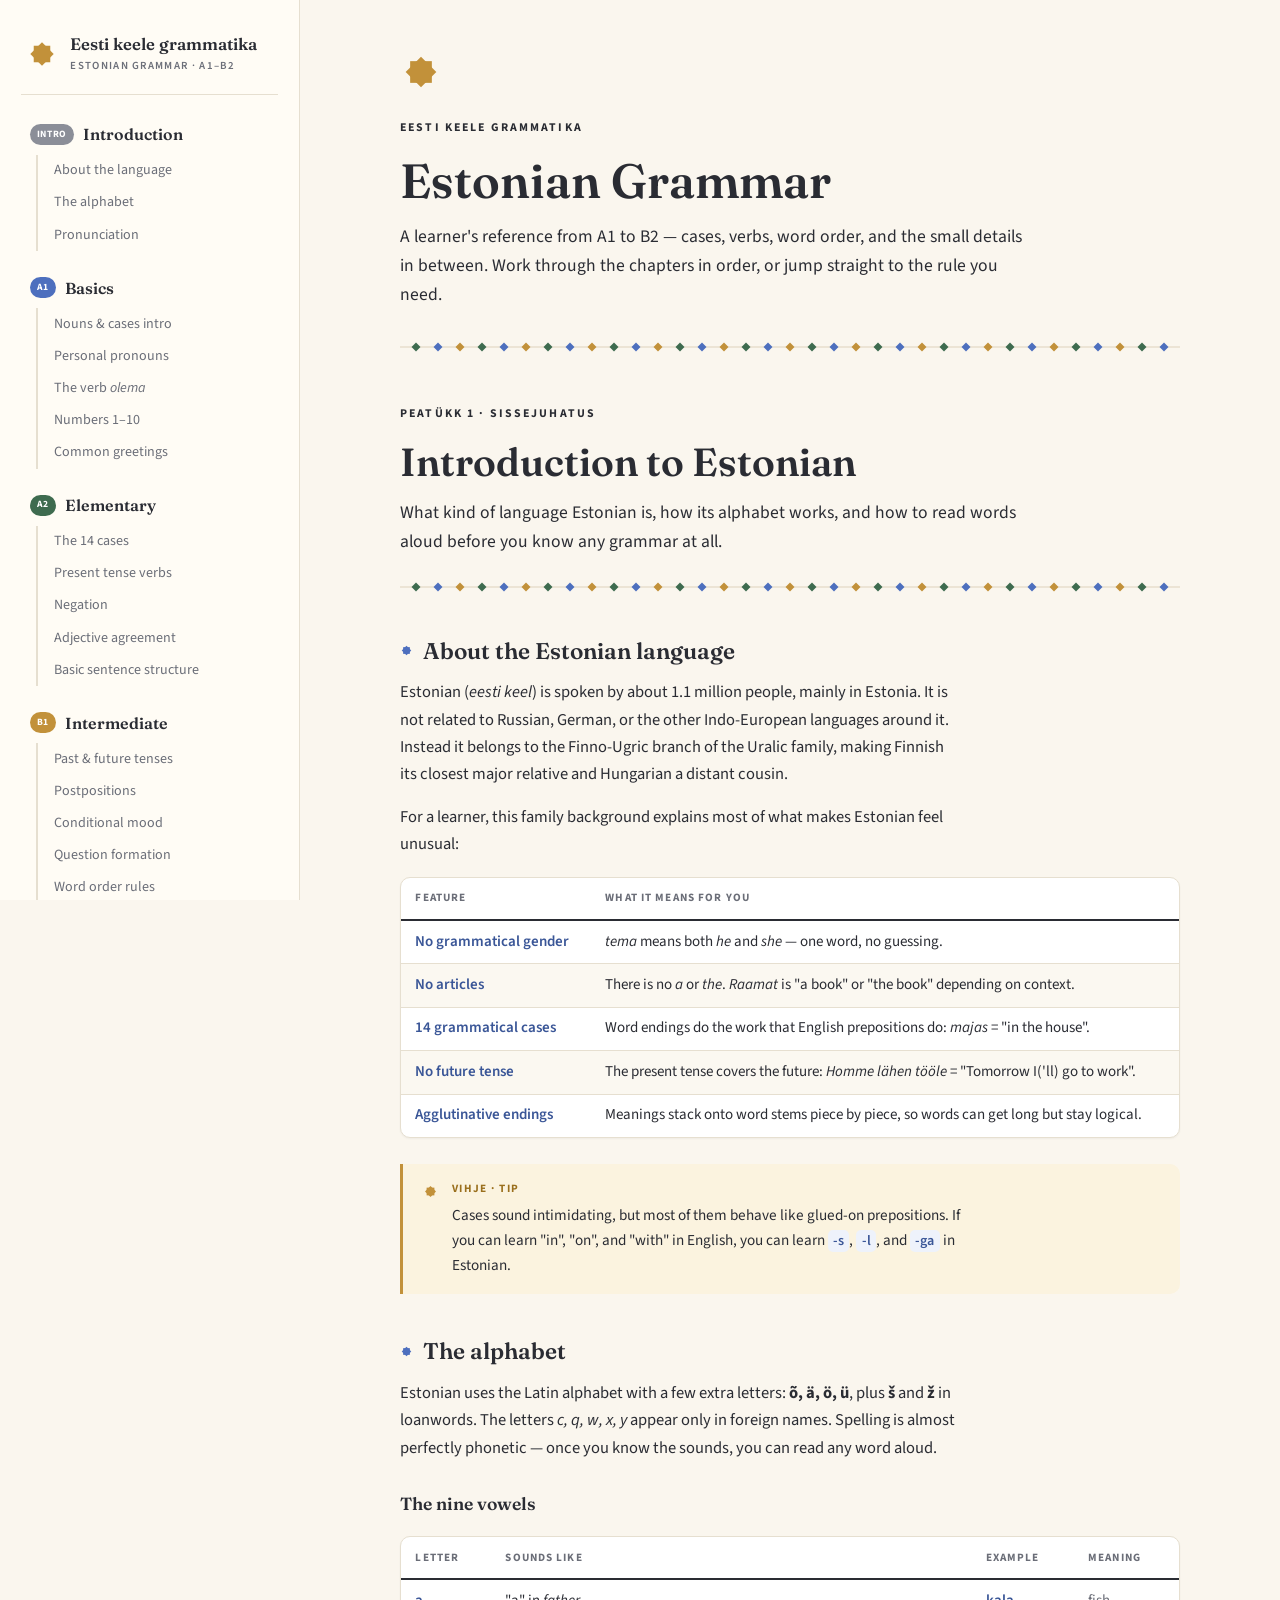
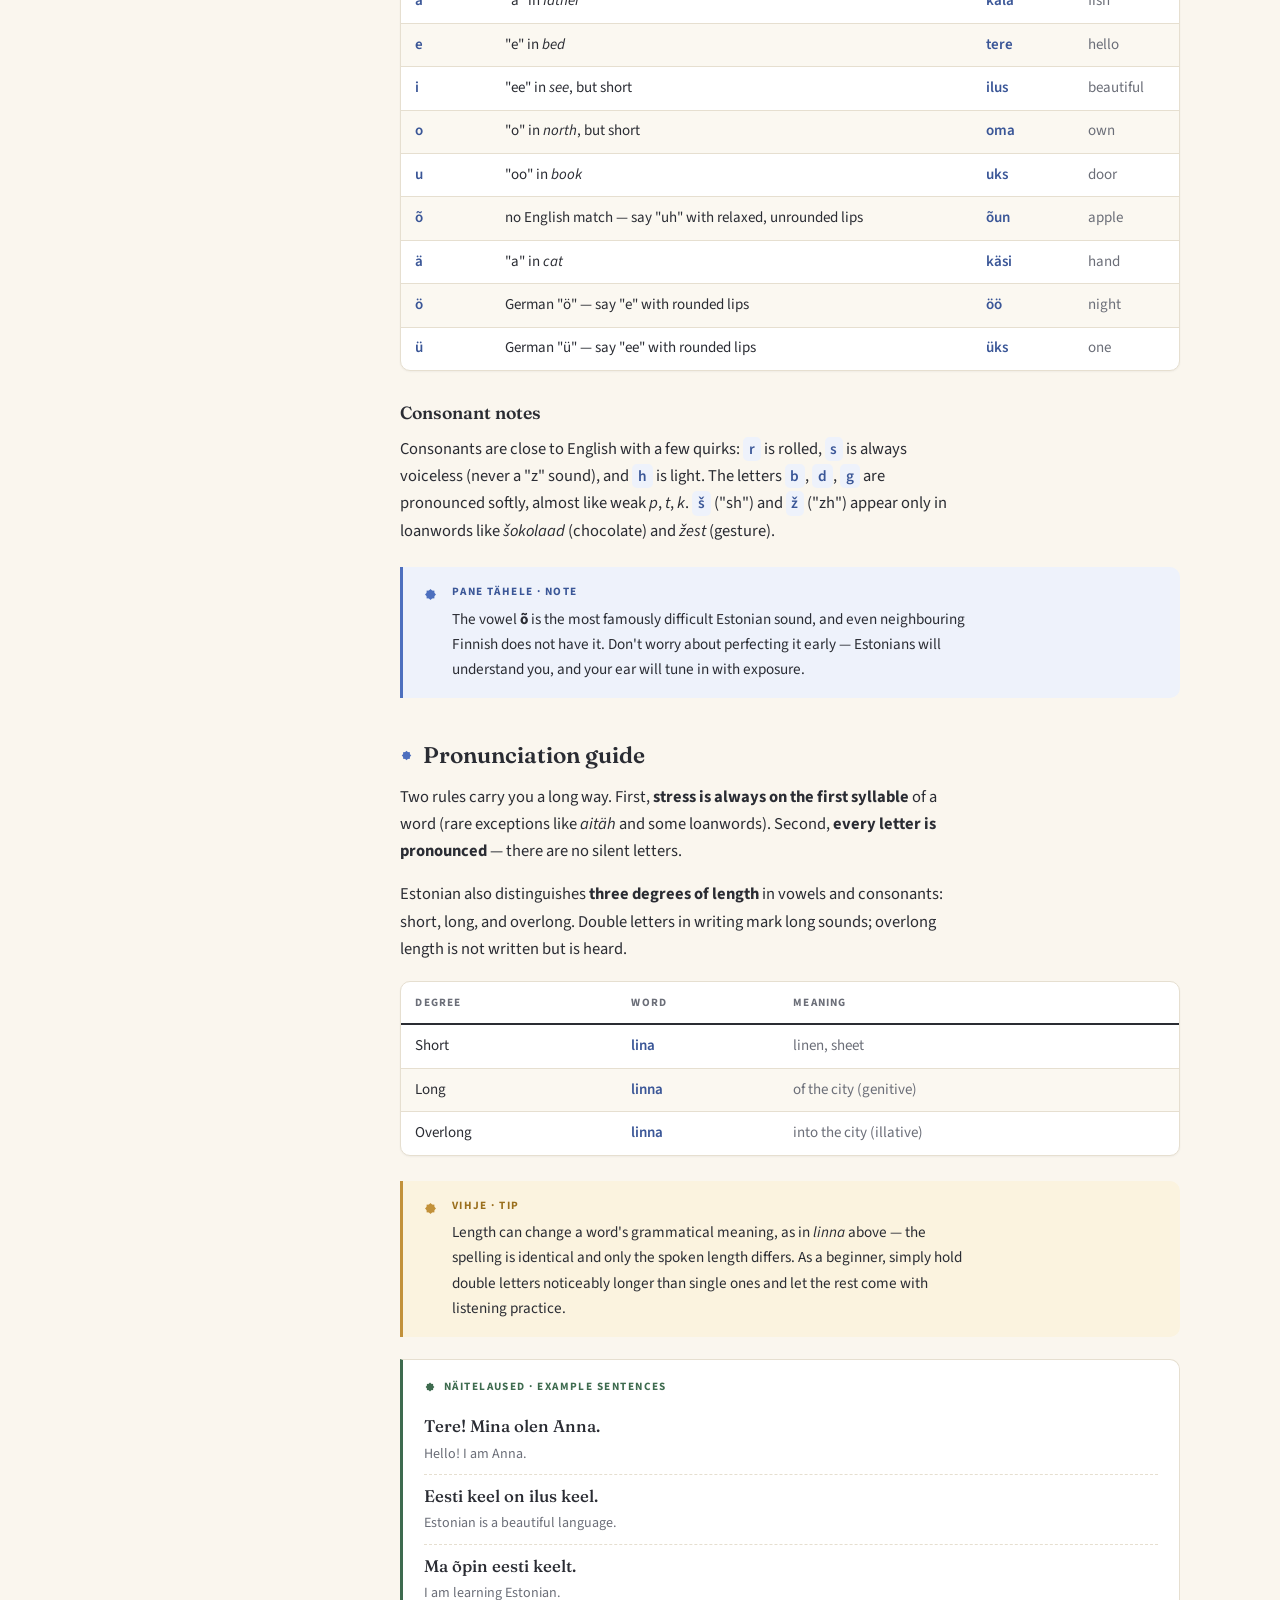
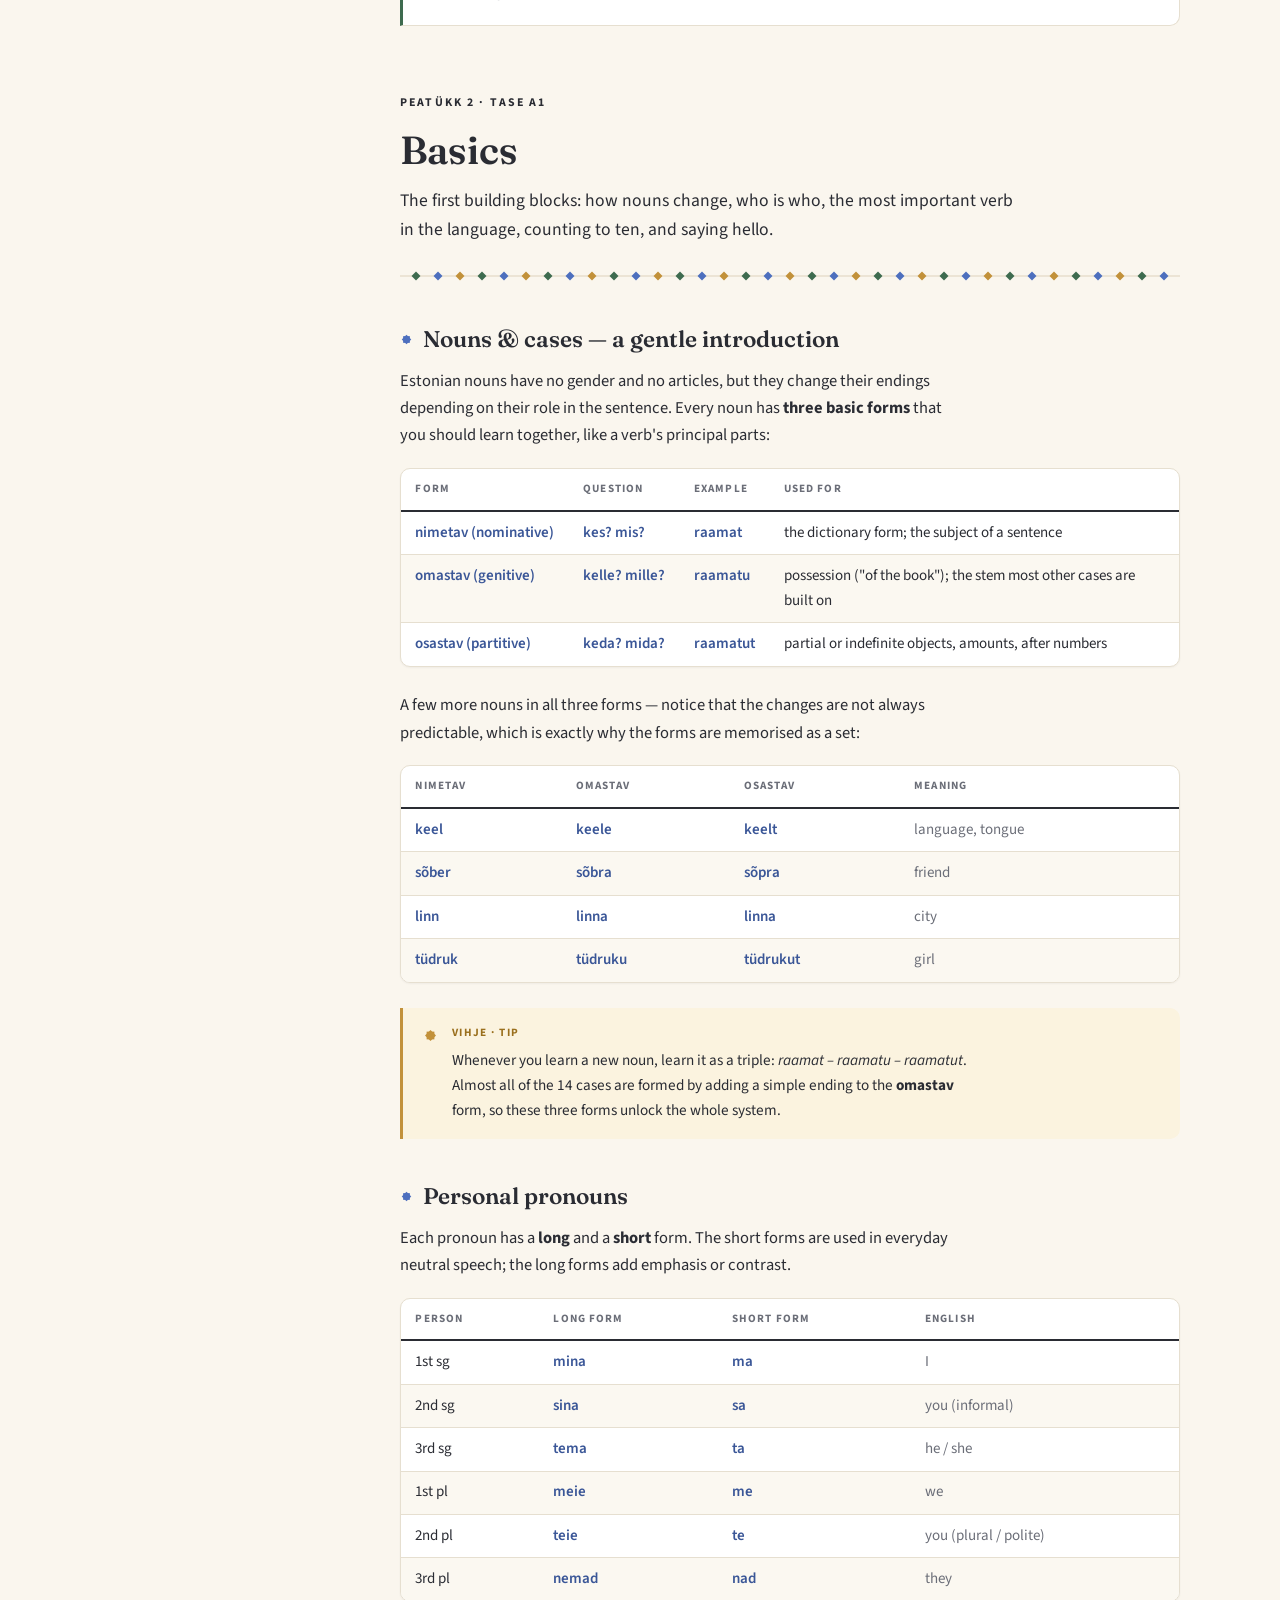
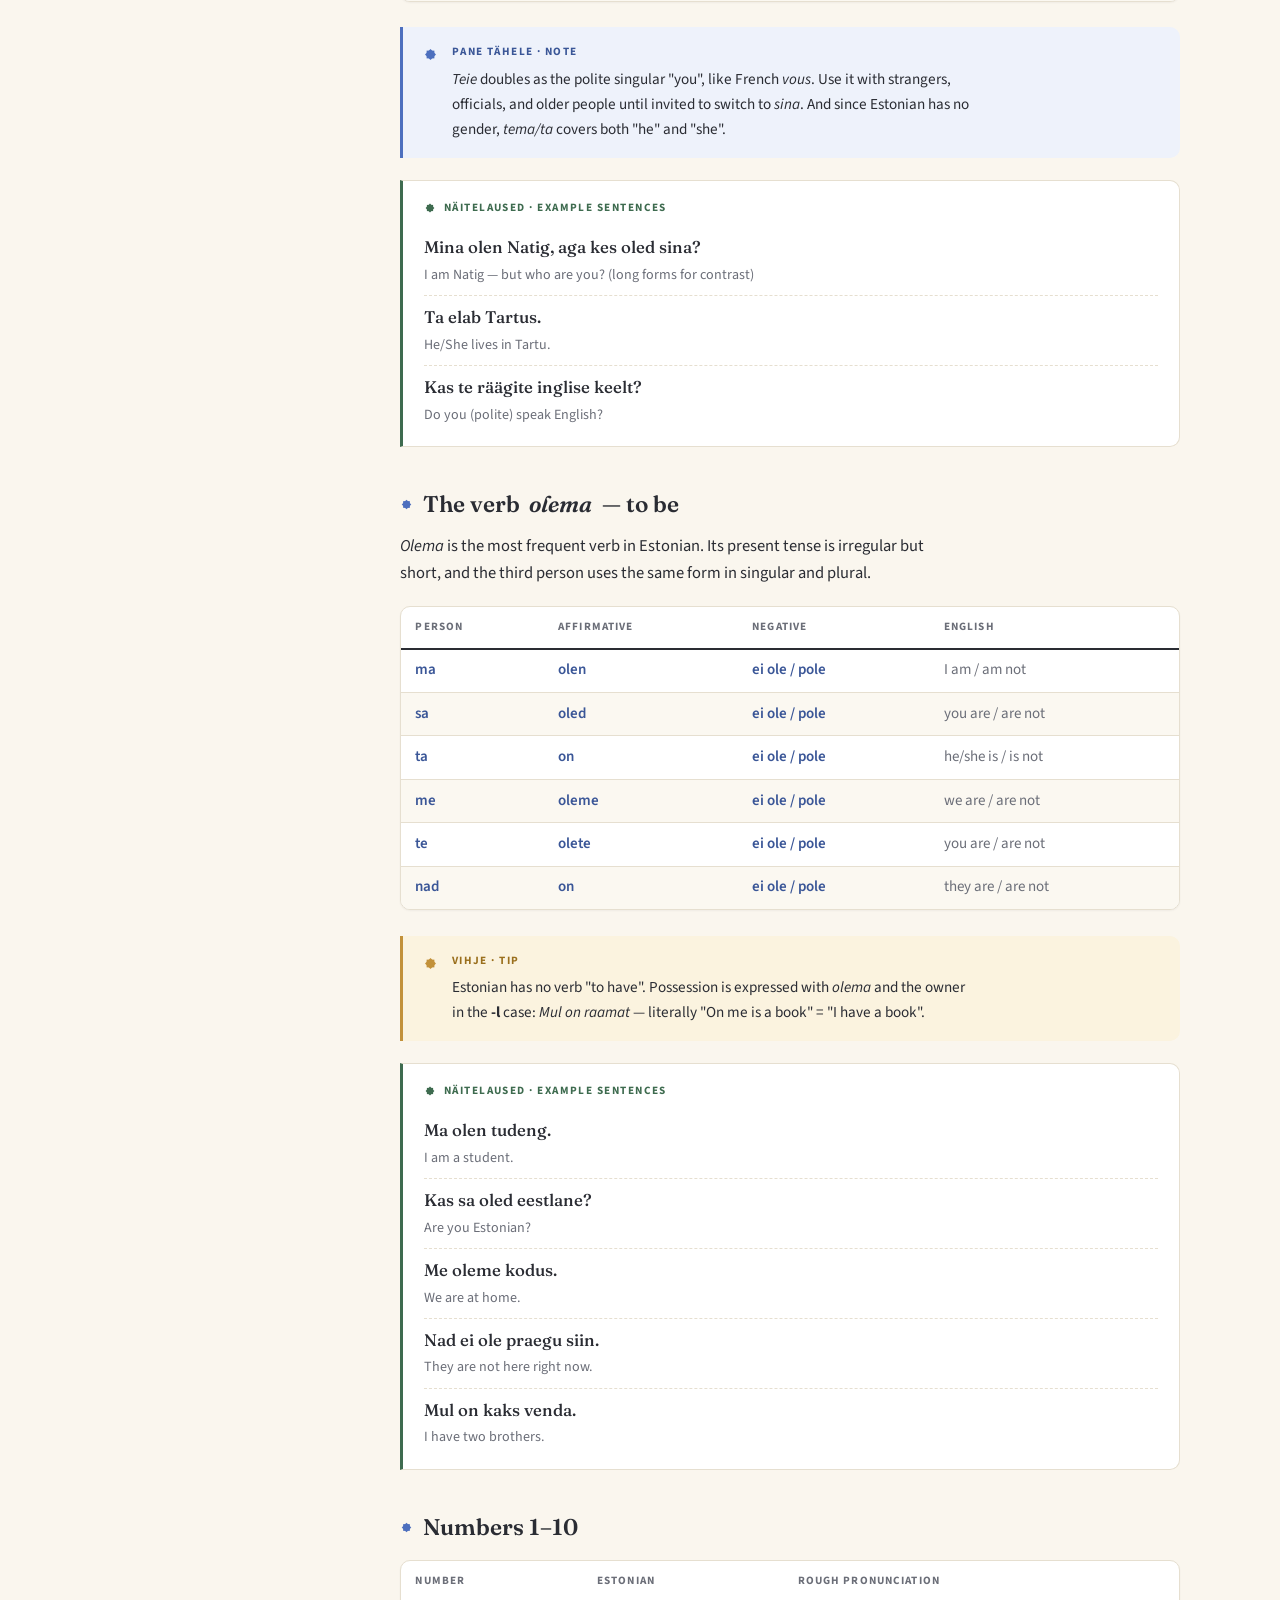
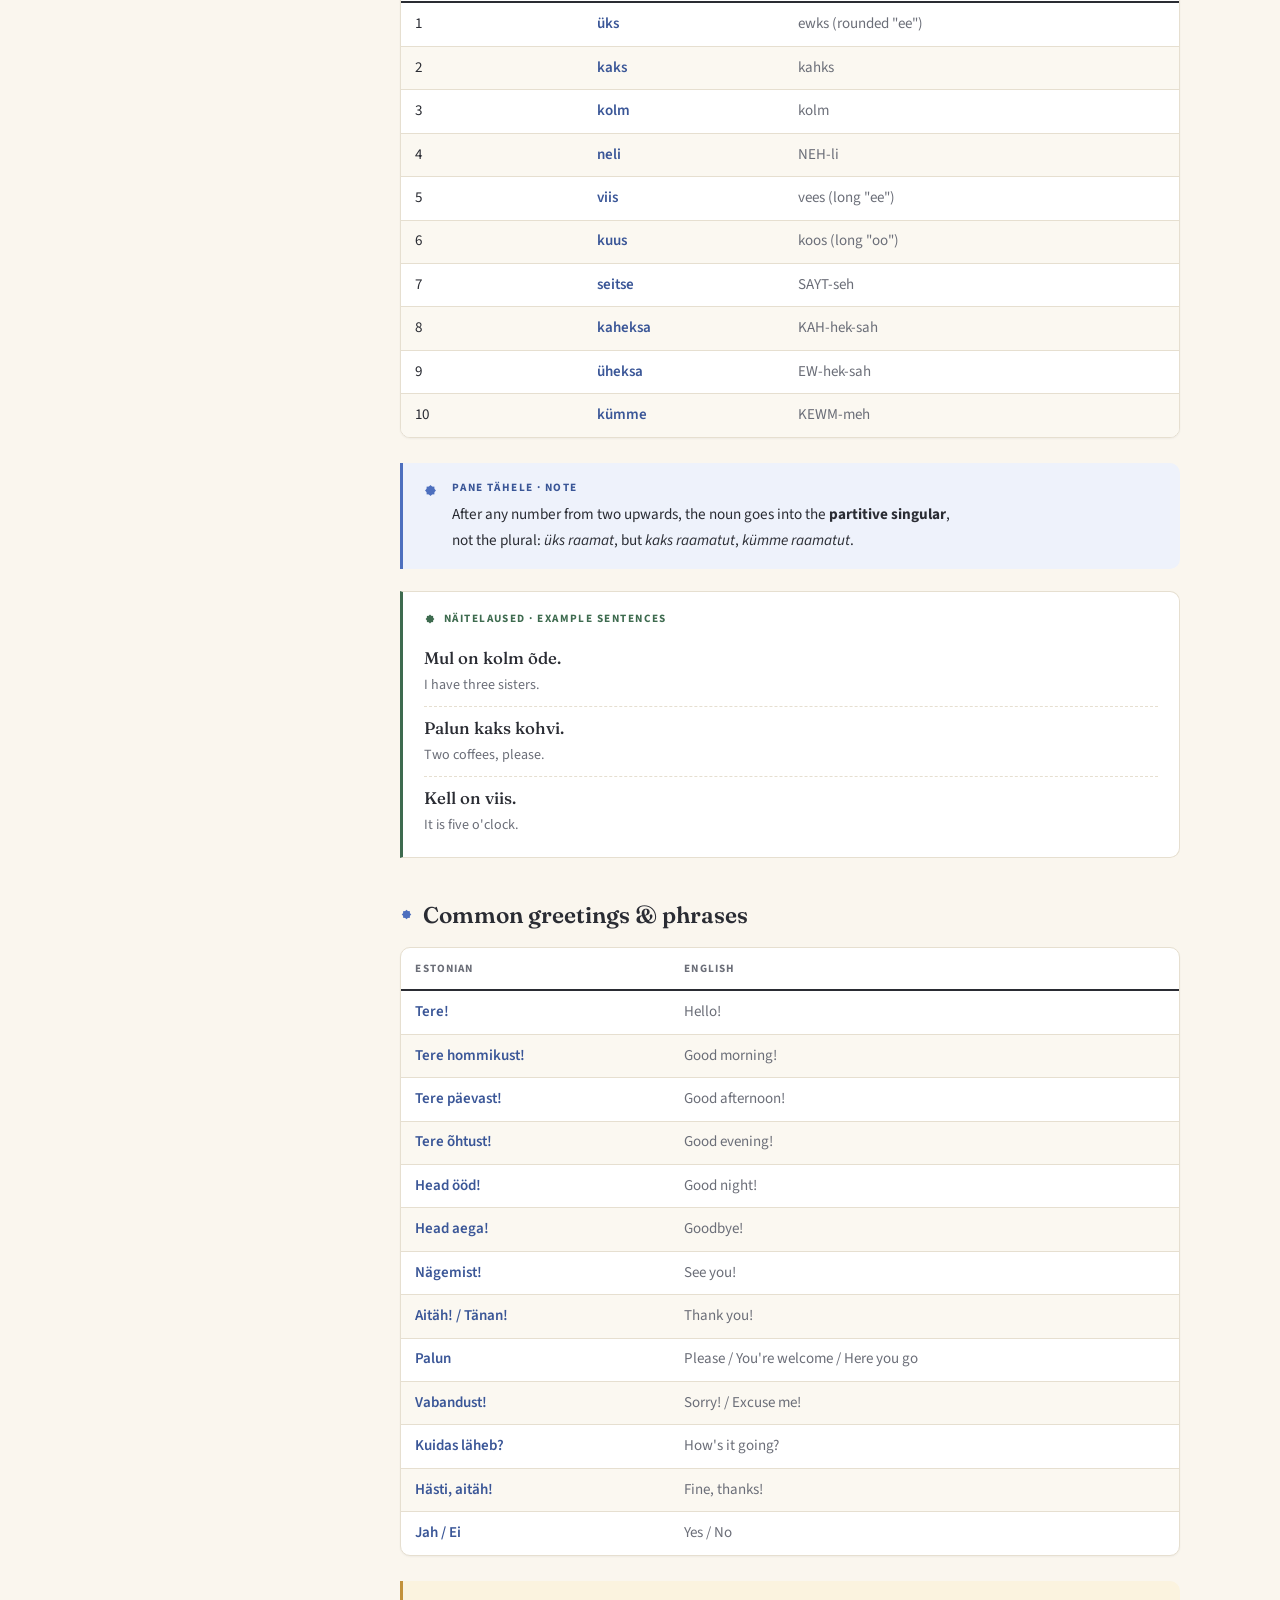
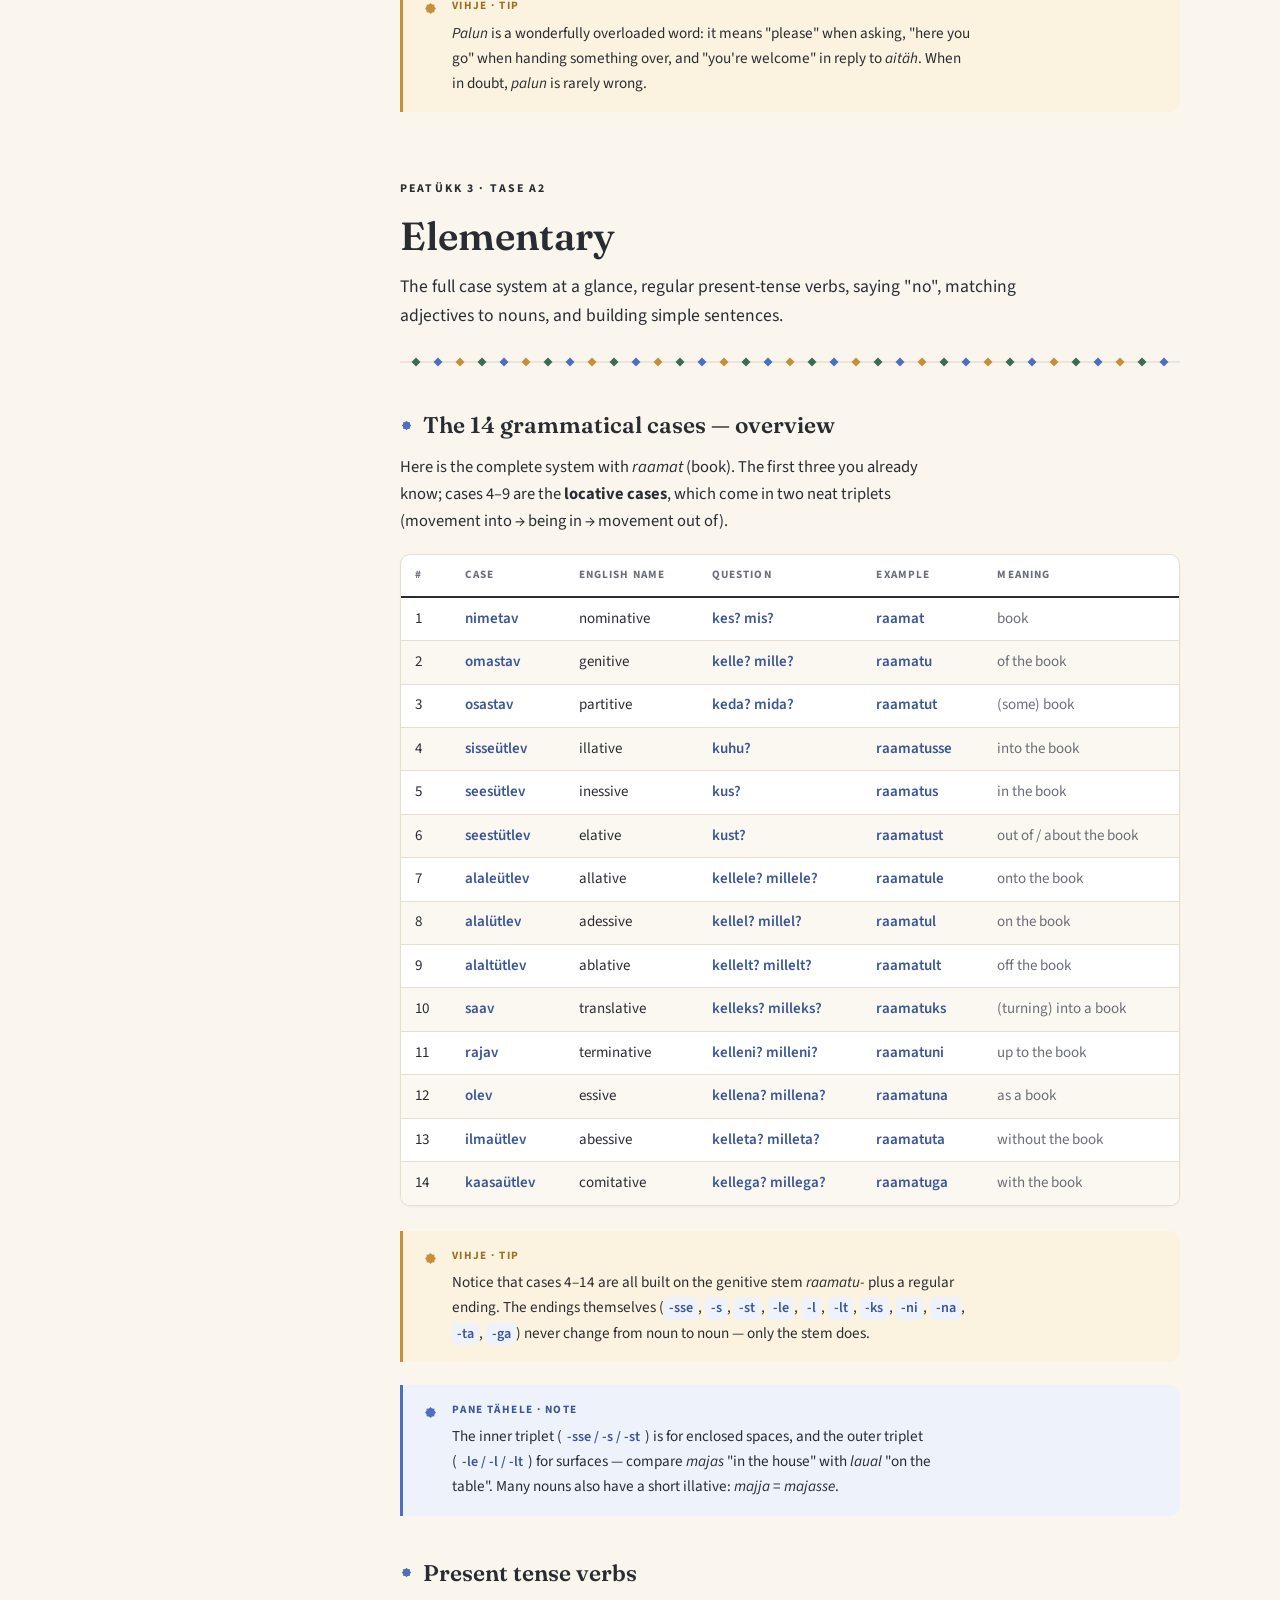
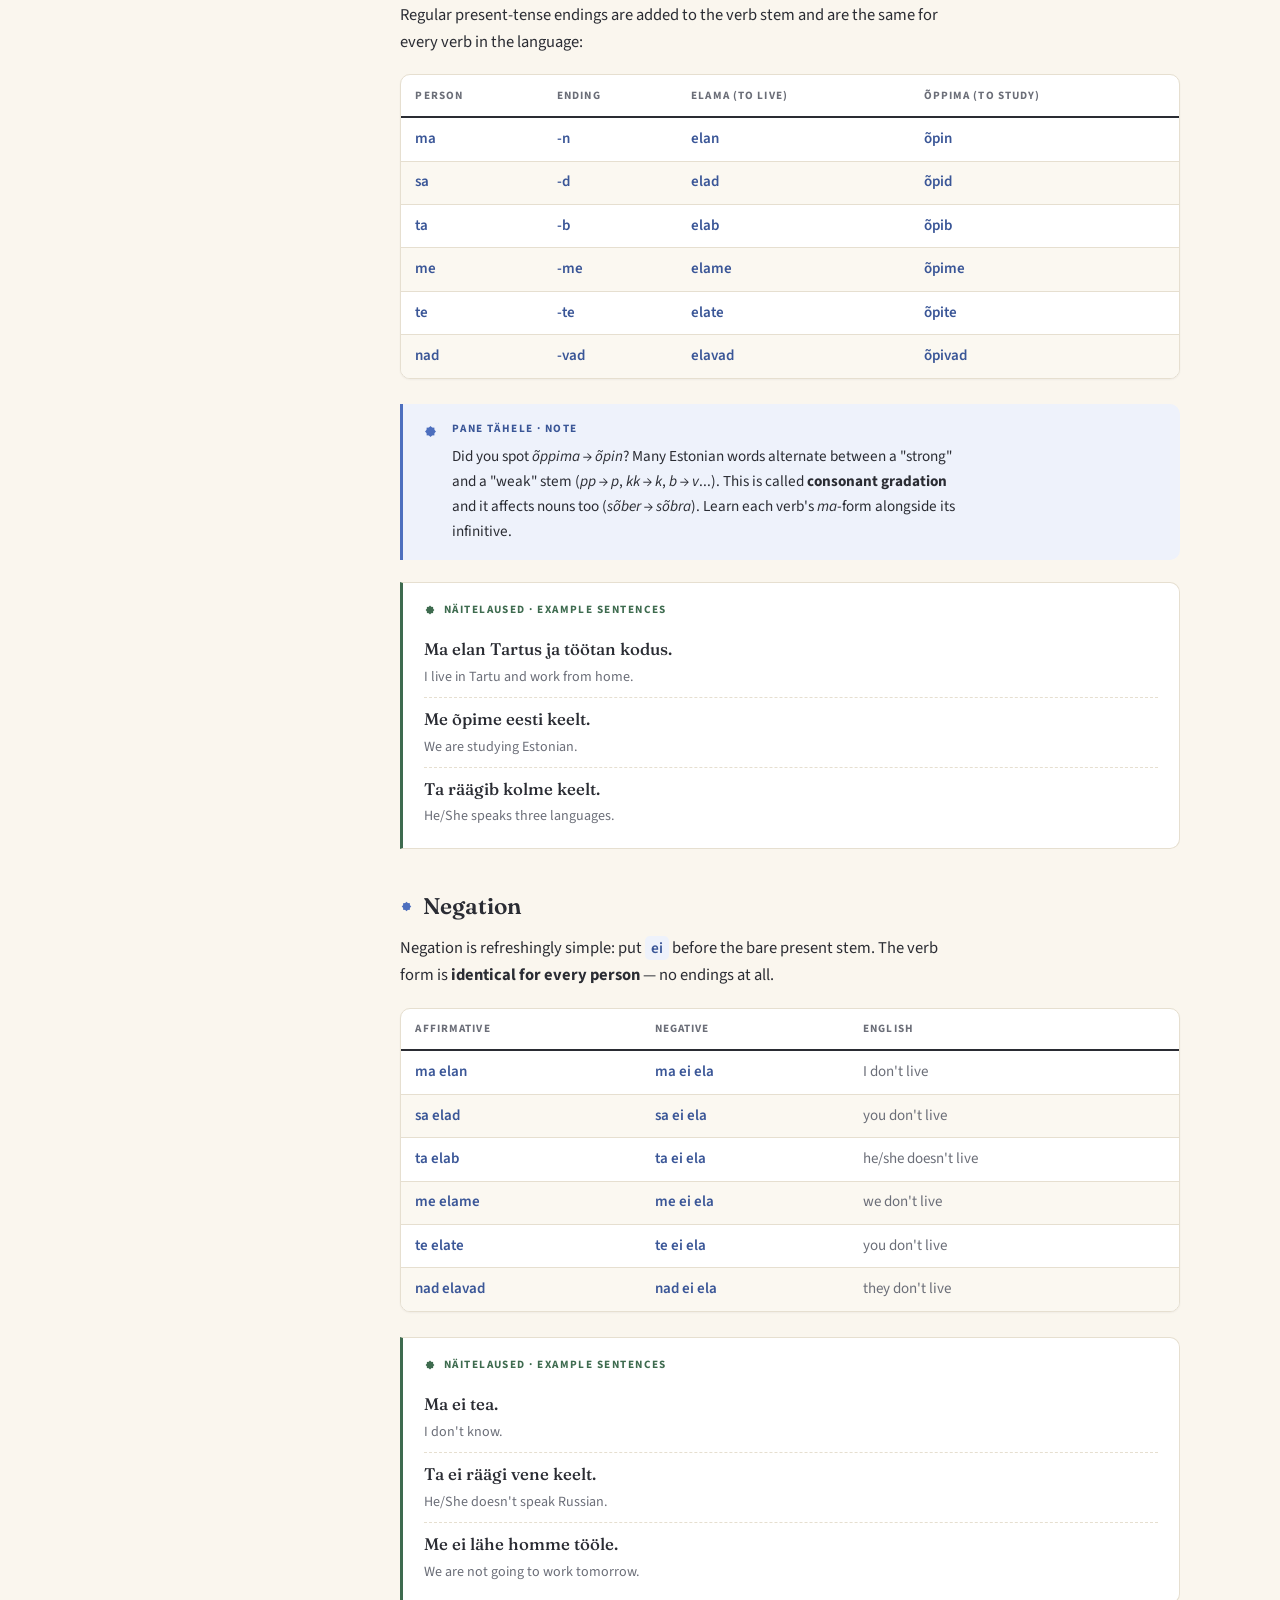
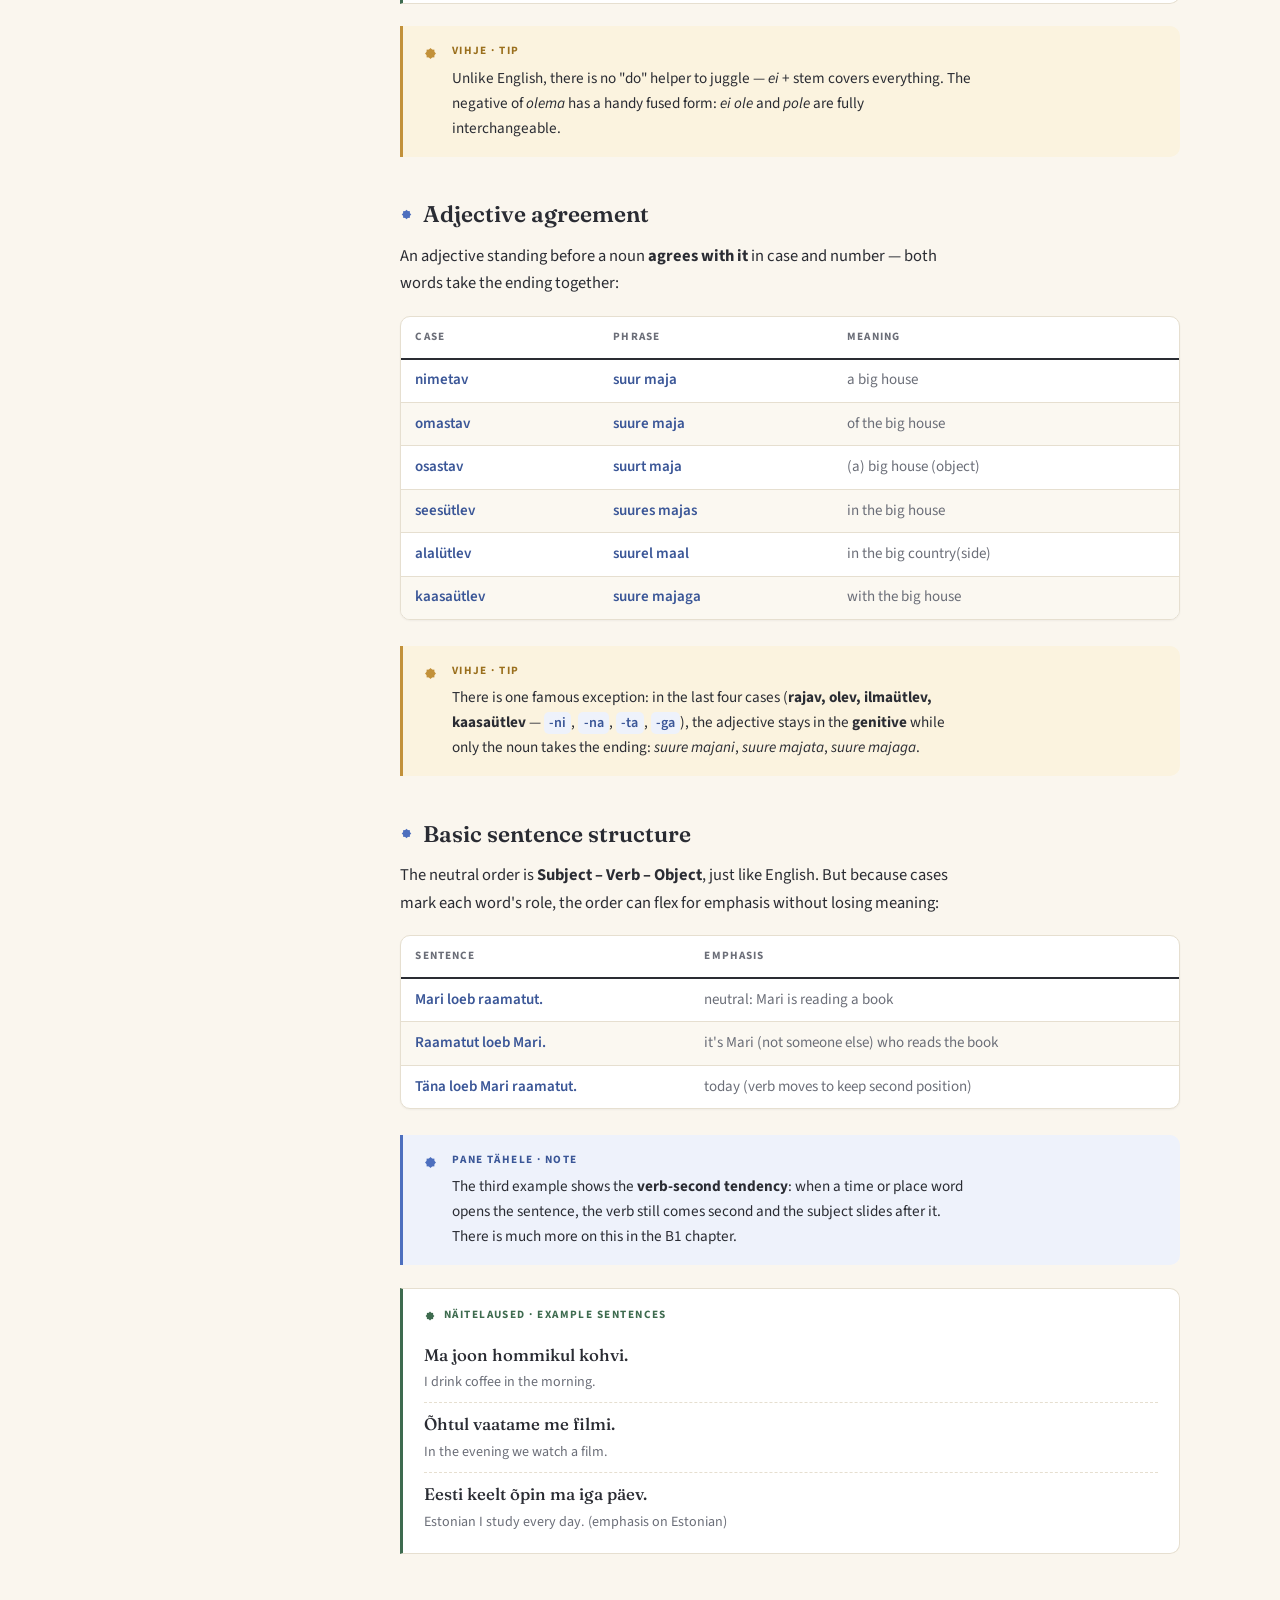
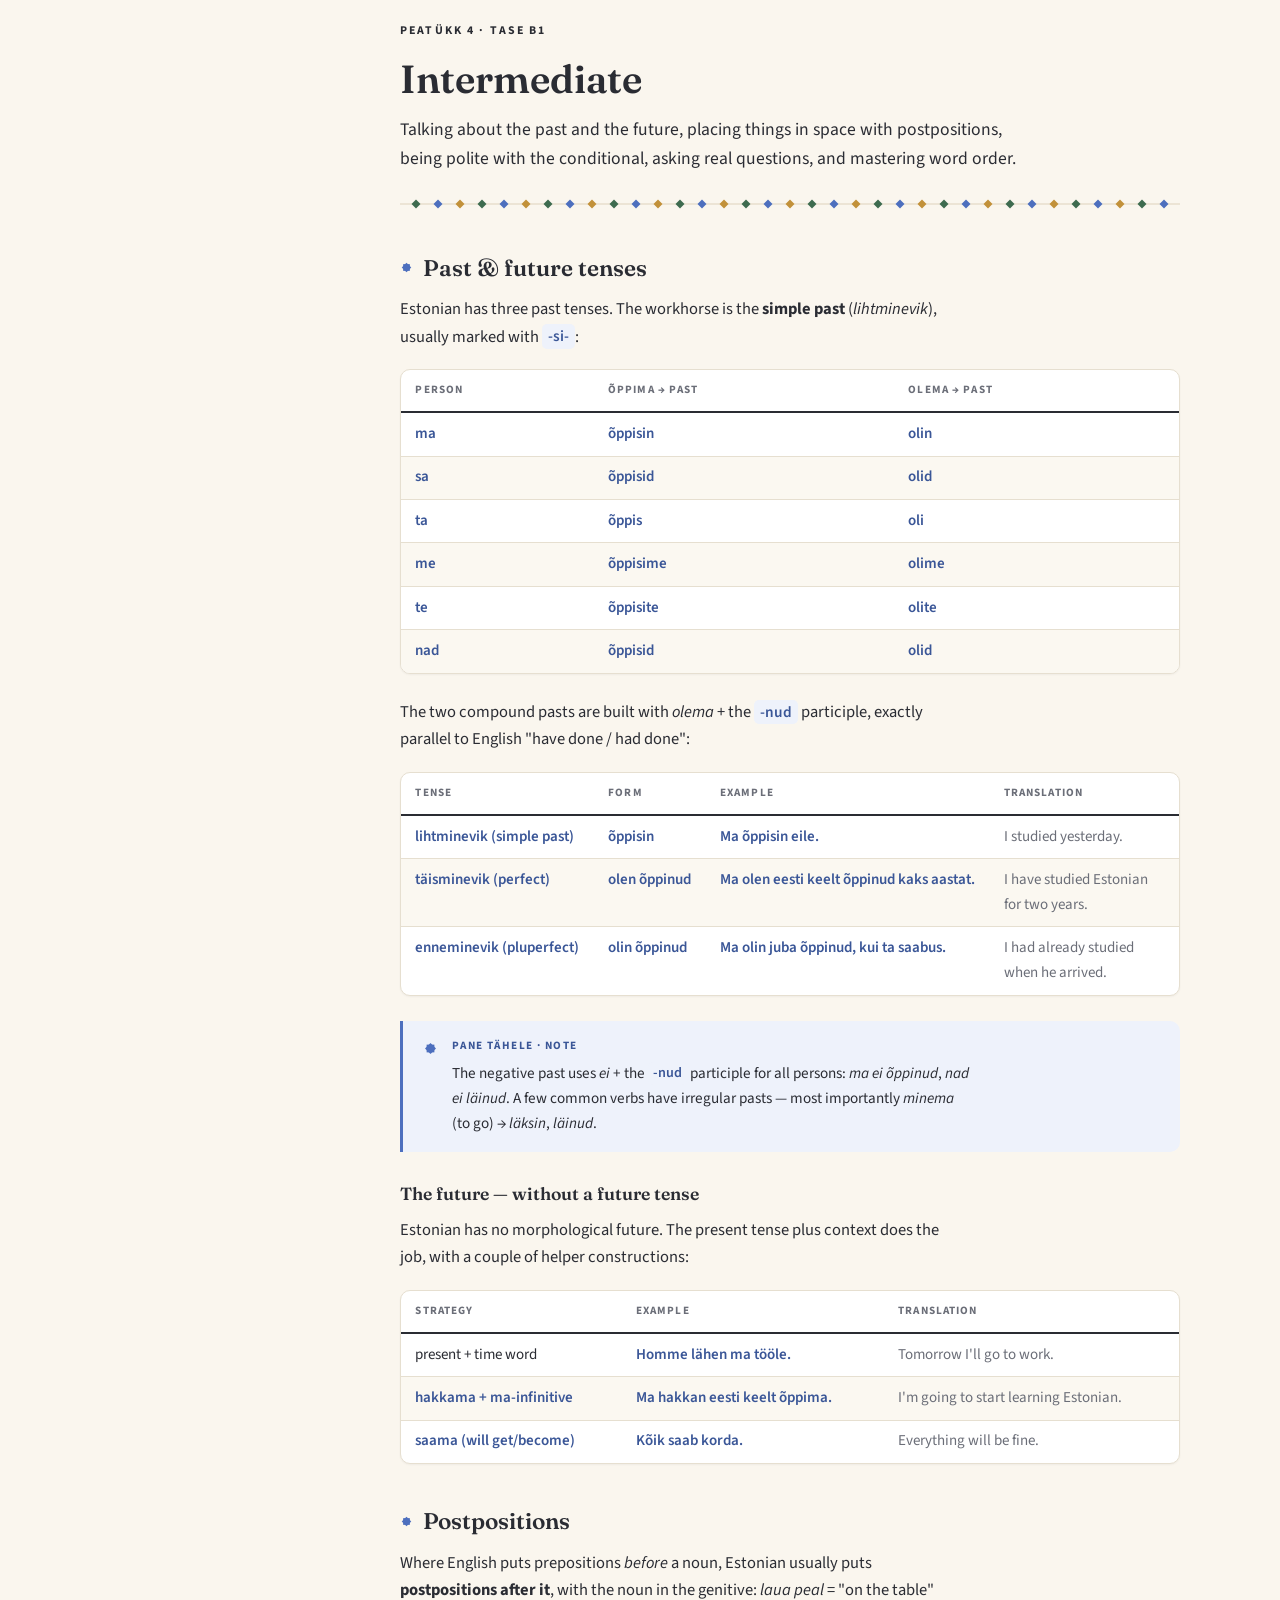
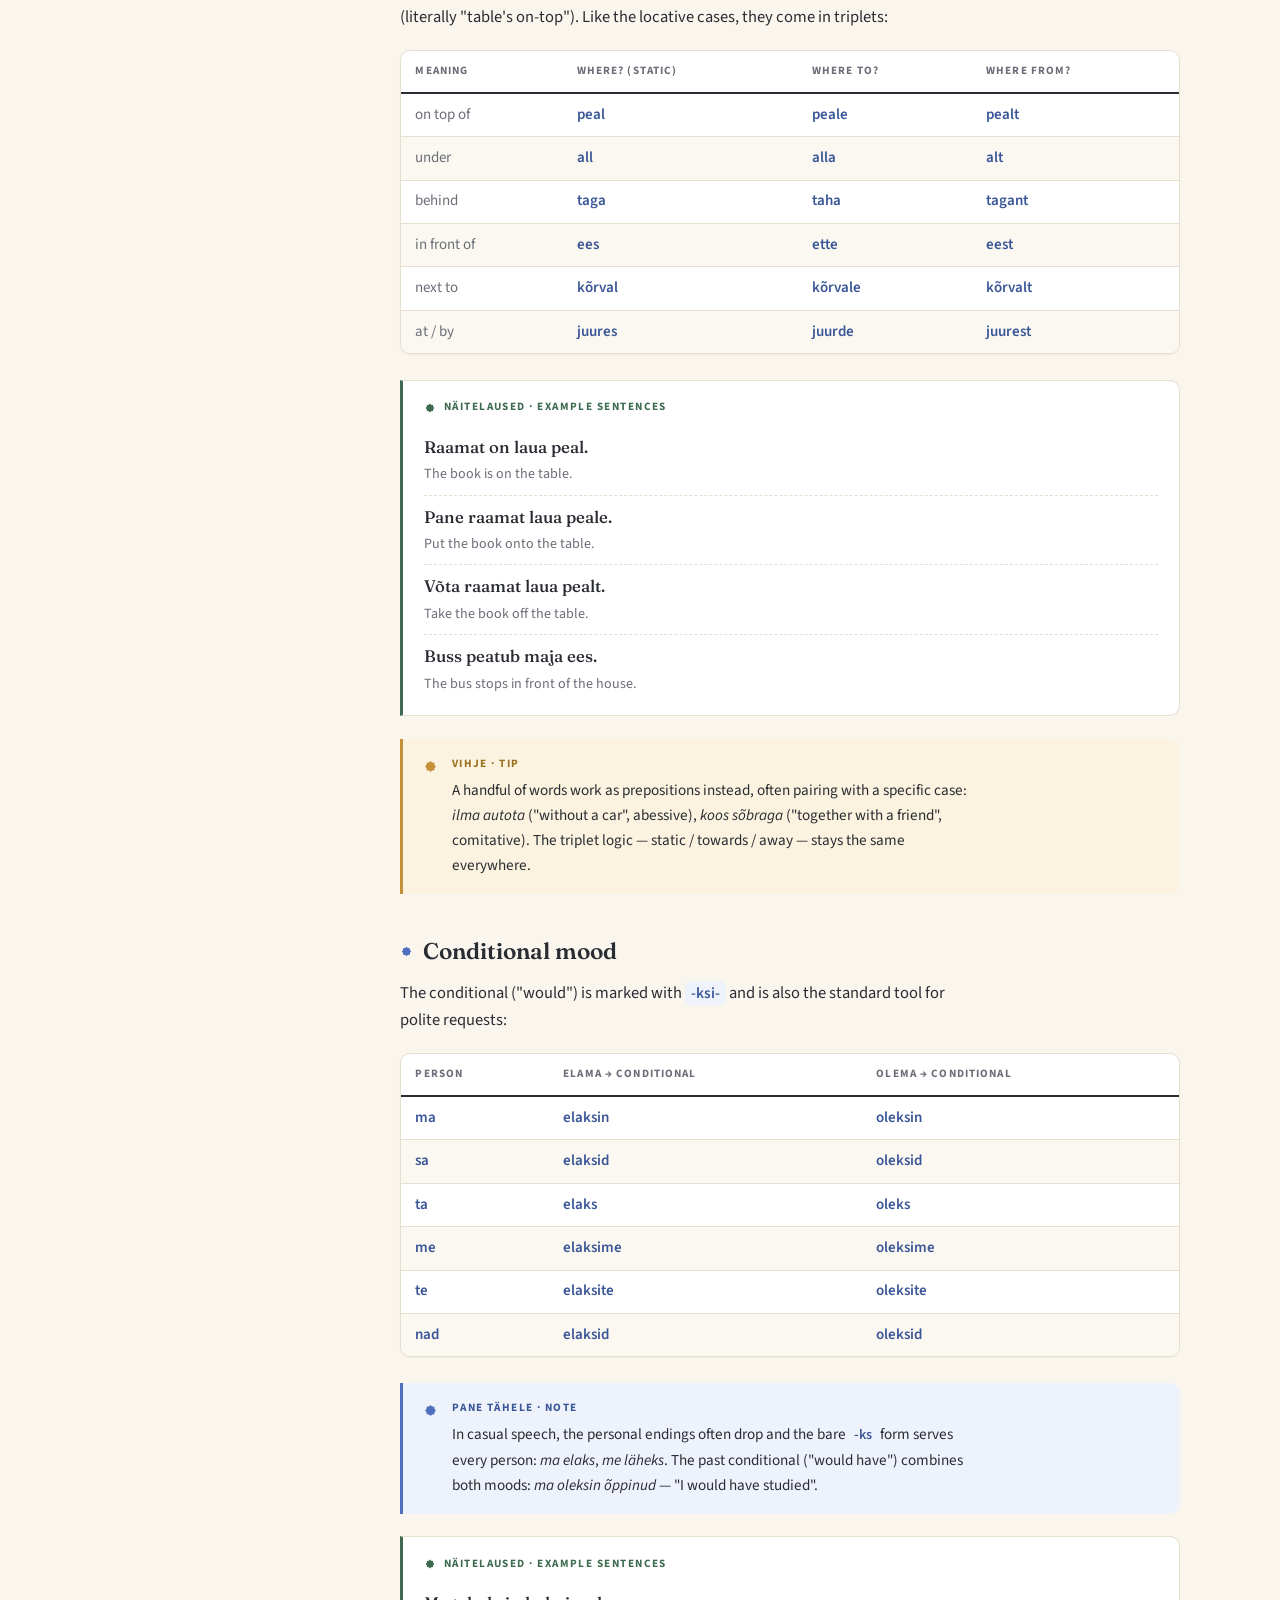
<file: estonian-grammar.html>
<!DOCTYPE html>
<html lang="en">
<head>
<meta charset="UTF-8">
<meta name="viewport" content="width=device-width, initial-scale=1.0">
<title>Eesti keele grammatika — Estonian Grammar A1–B2</title>
<meta name="description" content="A learner's reference for Estonian grammar from A1 to B2: cases, verbs, word order and more.">
<link rel="icon" href="data:image/svg+xml,%3Csvg xmlns='http://www.w3.org/2000/svg' viewBox='0 0 24 24'%3E%3Crect x='5.8' y='5.8' width='12.4' height='12.4' fill='%23C2913A'/%3E%3Crect x='5.8' y='5.8' width='12.4' height='12.4' transform='rotate(45 12 12)' fill='%23C2913A'/%3E%3C/svg%3E">
<link rel="preconnect" href="https://fonts.googleapis.com">
<link rel="preconnect" href="https://fonts.gstatic.com" crossorigin>
<link href="https://fonts.googleapis.com/css2?family=Fraunces:opsz,wght@9..144,400;9..144,500;9..144,600;9..144,700&family=Source+Sans+3:ital,wght@0,400;0,500;0,600;0,700;1,400&display=swap" rel="stylesheet">
<style>
:root{
  --cream:#FAF6EE;
  --paper:#FFFFFF;
  --ink:#2A2C33;
  --soft-ink:#4C4F58;
  --muted:#6B6E78;
  --line:#E6DFD0;
  --blue:#4D6FBE;
  --blue-deep:#3A5697;
  --blue-tint:#EEF2FB;
  --green:#3E6B4F;
  --green-tint:#EDF4EE;
  --gold:#C2913A;
  --gold-deep:#9A6F1D;
  --gold-tint:#FBF3DF;
  --serif:'Fraunces',Georgia,'Times New Roman',serif;
  --sans:'Source Sans 3',system-ui,-apple-system,'Segoe UI',sans-serif;
}
*{margin:0;padding:0;box-sizing:border-box}
html{scroll-behavior:smooth}
body{font-family:var(--sans);font-size:16.5px;line-height:1.65;background:var(--cream);color:var(--ink);-webkit-font-smoothing:antialiased}
::selection{background:var(--gold-tint);color:var(--ink)}
a:focus-visible,button:focus-visible{outline:2px solid var(--blue);outline-offset:2px;border-radius:4px}
svg.star{display:inline-block;fill:currentColor;flex:none}
.folk-band{height:12px;background:url("data:image/svg+xml,%3Csvg xmlns='http://www.w3.org/2000/svg' width='66' height='12' viewBox='0 0 66 12'%3E%3Crect y='5.4' width='66' height='1.2' fill='%23E3D9C5'/%3E%3Cpath d='M11 1.5 15.5 6 11 10.5 6.5 6Z' fill='%234D6FBE'/%3E%3Cpath d='M33 1.5 37.5 6 33 10.5 28.5 6Z' fill='%23C2913A'/%3E%3Cpath d='M55 1.5 59.5 6 55 10.5 50.5 6Z' fill='%233E6B4F'/%3E%3C/svg%3E") repeat-x center/66px 12px}

.topbar{display:none;position:fixed;top:0;left:0;right:0;height:58px;z-index:50;align-items:center;gap:.8rem;padding:0 1rem;background:rgba(250,246,238,.92);backdrop-filter:blur(8px);border-bottom:1px solid var(--line)}
.topbar .t-title{font-family:var(--serif);font-weight:600;font-size:1rem}
.burger{width:40px;height:40px;border:1px solid var(--line);background:var(--paper);border-radius:10px;display:flex;flex-direction:column;align-items:center;justify-content:center;gap:4.5px;cursor:pointer}
.burger span{width:17px;height:2px;background:var(--ink);border-radius:2px;transition:transform .25s ease,opacity .2s ease}
.burger[aria-expanded="true"] span:nth-child(1){transform:translateY(6.5px) rotate(45deg)}
.burger[aria-expanded="true"] span:nth-child(2){opacity:0}
.burger[aria-expanded="true"] span:nth-child(3){transform:translateY(-6.5px) rotate(-45deg)}
.overlay{position:fixed;inset:0;background:rgba(42,44,51,.38);opacity:0;pointer-events:none;transition:opacity .25s ease;z-index:55}
body.nav-open .overlay{opacity:1;pointer-events:auto}

.sidebar{position:fixed;top:0;left:0;bottom:0;width:300px;z-index:60;display:flex;flex-direction:column;background:#FFFCF5;border-right:1px solid var(--line);padding:1.9rem 1.3rem 1.4rem;overflow-y:auto}
.sidebar::-webkit-scrollbar{width:8px}
.sidebar::-webkit-scrollbar-thumb{background:#E3DAC8;border-radius:8px}
.brand{display:flex;align-items:center;gap:.75rem;text-decoration:none;color:var(--ink);padding:.2rem .35rem 1.2rem;border-bottom:1px solid var(--line);margin-bottom:1.2rem}
.brand .star{width:32px;height:32px;color:var(--gold)}
.brand-title{display:block;font-family:var(--serif);font-weight:600;font-size:1.04rem;line-height:1.25}
.brand-sub{display:block;font-size:.68rem;font-weight:600;letter-spacing:.12em;text-transform:uppercase;color:var(--muted);margin-top:.15rem}
.nav{flex:1}
.nav-group{margin-bottom:1rem}
.nav-chapter{display:flex;align-items:center;gap:.55rem;font-family:var(--serif);font-weight:600;font-size:1rem;color:var(--ink);text-decoration:none;padding:.45rem .55rem;border-radius:8px;transition:background .15s ease}
.nav-chapter:hover{background:var(--blue-tint)}
.nav-chapter.active{background:var(--blue-tint);color:var(--blue-deep)}
.badge{font-family:var(--sans);font-size:.6rem;font-weight:700;letter-spacing:.07em;padding:.16rem .44rem;border-radius:99px;color:#fff;text-transform:uppercase}
.badge.intro{background:#8B8E98}
.badge.a1{background:var(--blue)}
.badge.a2{background:var(--green)}
.badge.b1{background:var(--gold)}
.badge.b2{background:var(--blue-deep)}
.nav-sub{display:block;font-size:.88rem;color:var(--muted);text-decoration:none;padding:.28rem .6rem .28rem 1rem;margin-left:.95rem;border-left:2px solid var(--line);transition:color .15s ease,border-color .15s ease}
.nav-sub:hover{color:var(--ink);border-color:var(--gold)}
.nav-sub.active{color:var(--blue-deep);border-color:var(--blue);font-weight:600;background:linear-gradient(90deg,var(--blue-tint),transparent)}
.sidebar-foot{font-size:.78rem;color:var(--muted);text-align:center;padding-top:1rem;border-top:1px solid var(--line)}

.content{margin-left:300px;padding:3.2rem 3rem 5rem}
.page{max-width:780px;margin:0 auto}
.hero{padding-bottom:.6rem}
.hero .star{width:42px;height:42px;color:var(--gold);margin-bottom:1rem}
.eyebrow{font-size:.74rem;font-weight:700;letter-spacing:.18em;text-transform:uppercase;color:var(--gold-deep)}
.hero h1{font-family:var(--serif);font-weight:600;font-size:clamp(2.2rem,4.5vw,3rem);line-height:1.12;margin:.4rem 0 .9rem}
.lead{font-size:1.1rem;color:var(--soft-ink);max-width:60ch}
.hero .folk-band{margin:2rem 0 2.6rem}

.chapter{margin-bottom:4.2rem}
.chapter-head h2{font-family:var(--serif);font-weight:600;font-size:clamp(1.85rem,3.3vw,2.45rem);line-height:1.15;margin:.35rem 0 .8rem}
.chapter-head .folk-band{margin:1.6rem 0 .4rem}
section{scroll-margin-top:2rem}
.page h3{font-family:var(--serif);font-weight:600;font-size:1.42rem;line-height:1.25;margin:2.7rem 0 .9rem;display:flex;align-items:center;gap:.6rem}
.page h3 .star{width:13px;height:13px;color:var(--blue)}
.page h4{font-family:var(--serif);font-weight:600;font-size:1.1rem;margin:1.7rem 0 .55rem}
.page p{margin-bottom:1rem;max-width:70ch;color:var(--ink)}
.page p.note-sub{color:var(--muted);font-size:.92rem}
code{font-family:inherit;font-weight:600;font-size:.93em;color:var(--blue-deep);background:var(--blue-tint);padding:.08em .38em;border-radius:5px;white-space:nowrap}

.table-wrap{overflow-x:auto;margin:1.15rem 0 1.6rem;background:var(--paper);border:1px solid var(--line);border-radius:10px;box-shadow:0 1px 2px rgba(42,44,51,.05)}
table{width:100%;border-collapse:collapse;font-size:.94rem}
th{font-size:.7rem;font-weight:700;letter-spacing:.1em;text-transform:uppercase;color:var(--muted);text-align:left;padding:.7rem .9rem;border-bottom:2px solid var(--ink);white-space:nowrap}
td{padding:.55rem .9rem;border-bottom:1px solid var(--line);vertical-align:top}
tbody tr:nth-child(even){background:#FBF8F1}
tbody tr:last-child td{border-bottom:none}
td.et{color:var(--blue-deep);font-weight:600;white-space:nowrap}
td.en{color:var(--muted)}

.tip{display:flex;gap:.85rem;background:var(--gold-tint);border-left:3px solid var(--gold);border-radius:0 10px 10px 0;padding:1rem 1.25rem;margin:1.4rem 0}
.tip .star{width:15px;height:15px;color:var(--gold);margin-top:.25rem}
.tip .label{display:block;font-size:.7rem;font-weight:700;letter-spacing:.13em;text-transform:uppercase;color:var(--gold-deep);margin-bottom:.3rem}
.tip p{margin:0;font-size:.95rem;max-width:65ch}
.tip p + p{margin-top:.5rem}
.tip.blue{background:var(--blue-tint);border-color:var(--blue)}
.tip.blue .star{color:var(--blue)}
.tip.blue .label{color:var(--blue-deep)}

.examples{background:var(--paper);border:1px solid var(--line);border-left:3px solid var(--green);border-radius:0 10px 10px 0;padding:1.1rem 1.3rem;margin:1.4rem 0}
.examples .label{display:flex;align-items:center;gap:.5rem;font-size:.7rem;font-weight:700;letter-spacing:.13em;text-transform:uppercase;color:var(--green);margin-bottom:.55rem;max-width:none}
.examples .label .star{width:12px;height:12px}
.ex{padding:.5rem 0;border-bottom:1px dashed var(--line)}
.ex:last-child{border-bottom:none;padding-bottom:.1rem}
.ex .et-line{font-family:var(--serif);font-size:1.05rem;font-weight:500;margin:0;color:var(--ink)}
.ex .en-line{font-size:.88rem;color:var(--muted);margin:.12rem 0 0}

footer{margin-top:4rem;text-align:center;color:var(--muted)}
footer .folk-band{margin-bottom:2rem}
footer .star{width:26px;height:26px;color:var(--gold);margin-bottom:.7rem}
footer p{font-size:.92rem}
footer .et-foot{font-family:var(--serif);font-size:1.05rem;color:var(--ink)}

@media (max-width:940px){
  .topbar{display:flex}
  .sidebar{transform:translateX(-100%);transition:transform .3s ease;width:290px;box-shadow:0 0 40px rgba(42,44,51,.18);padding-top:1.4rem}
  .sidebar.open{transform:none}
  .content{margin-left:0;padding:90px 1.3rem 4rem}
  section{scroll-margin-top:84px}
  .hero h1{font-size:2.1rem}
}
@media (max-width:480px){
  body{font-size:15.5px}
  .content{padding:84px 1rem 3.5rem}
  td,th{padding:.5rem .6rem}
}
@media (prefers-reduced-motion:reduce){
  html{scroll-behavior:auto}
  *,*::before,*::after{transition:none !important;animation:none !important}
}
</style>
</head>
<body>
<svg width="0" height="0" style="position:absolute" aria-hidden="true">
  <symbol id="star8" viewBox="0 0 24 24">
    <rect x="5.8" y="5.8" width="12.4" height="12.4"></rect>
    <rect x="5.8" y="5.8" width="12.4" height="12.4" transform="rotate(45 12 12)"></rect>
  </symbol>
</svg>

<div class="topbar">
  <button class="burger" id="burger" aria-expanded="false" aria-controls="sidebar" aria-label="Toggle navigation">
    <span></span><span></span><span></span>
  </button>
  <span class="t-title">Eesti keele grammatika</span>
</div>
<div class="overlay" id="overlay"></div>

<aside class="sidebar" id="sidebar" aria-label="Chapters">
  <a class="brand" href="#top">
    <svg class="star" aria-hidden="true"><use href="#star8"/></svg>
    <span>
      <span class="brand-title">Eesti keele grammatika</span>
      <span class="brand-sub">Estonian grammar · A1–B2</span>
    </span>
  </a>
  <nav class="nav" aria-label="Site navigation">
    <div class="nav-group">
      <a class="nav-chapter" href="#ch1"><span class="badge intro">Intro</span>Introduction</a>
      <a class="nav-sub" href="#about">About the language</a>
      <a class="nav-sub" href="#alphabet">The alphabet</a>
      <a class="nav-sub" href="#pronunciation">Pronunciation</a>
    </div>
    <div class="nav-group">
      <a class="nav-chapter" href="#ch2"><span class="badge a1">A1</span>Basics</a>
      <a class="nav-sub" href="#cases-intro">Nouns &amp; cases intro</a>
      <a class="nav-sub" href="#pronouns">Personal pronouns</a>
      <a class="nav-sub" href="#olema">The verb <em>olema</em></a>
      <a class="nav-sub" href="#numbers">Numbers 1–10</a>
      <a class="nav-sub" href="#greetings">Common greetings</a>
    </div>
    <div class="nav-group">
      <a class="nav-chapter" href="#ch3"><span class="badge a2">A2</span>Elementary</a>
      <a class="nav-sub" href="#fourteen-cases">The 14 cases</a>
      <a class="nav-sub" href="#present-tense">Present tense verbs</a>
      <a class="nav-sub" href="#negation">Negation</a>
      <a class="nav-sub" href="#adjectives">Adjective agreement</a>
      <a class="nav-sub" href="#sentence-structure">Basic sentence structure</a>
    </div>
    <div class="nav-group">
      <a class="nav-chapter" href="#ch4"><span class="badge b1">B1</span>Intermediate</a>
      <a class="nav-sub" href="#past-future">Past &amp; future tenses</a>
      <a class="nav-sub" href="#postpositions">Postpositions</a>
      <a class="nav-sub" href="#conditional">Conditional mood</a>
      <a class="nav-sub" href="#questions">Question formation</a>
      <a class="nav-sub" href="#word-order">Word order rules</a>
    </div>
    <div class="nav-group">
      <a class="nav-chapter" href="#ch5"><span class="badge b2">B2</span>Upper-Intermediate</a>
      <a class="nav-sub" href="#aspect">Verb aspect</a>
      <a class="nav-sub" href="#complex-sentences">Complex sentences</a>
      <a class="nav-sub" href="#participles">Participles</a>
      <a class="nav-sub" href="#reported-speech">Reported speech</a>
      <a class="nav-sub" href="#idioms">Common idioms</a>
    </div>
  </nav>
  <p class="sidebar-foot">Head õppimist! · Happy studying</p>
</aside>

<main class="content">
  <div class="page">

    <header class="hero" id="top">
      <svg class="star" aria-hidden="true"><use href="#star8"/></svg>
      <p class="eyebrow">Eesti keele grammatika</p>
      <h1>Estonian Grammar</h1>
      <p class="lead">A learner's reference from A1 to B2 — cases, verbs, word order, and the small details in between. Work through the chapters in order, or jump straight to the rule you need.</p>
      <div class="folk-band"></div>
    </header>

    <section class="chapter" id="ch1">
      <div class="chapter-head">
        <p class="eyebrow">Peatükk 1 · Sissejuhatus</p>
        <h2>Introduction to Estonian</h2>
        <p class="lead">What kind of language Estonian is, how its alphabet works, and how to read words aloud before you know any grammar at all.</p>
        <div class="folk-band"></div>
      </div>

      <section id="about">
        <h3><svg class="star" aria-hidden="true"><use href="#star8"/></svg>About the Estonian language</h3>
        <p>Estonian (<em>eesti keel</em>) is spoken by about 1.1 million people, mainly in Estonia. It is not related to Russian, German, or the other Indo-European languages around it. Instead it belongs to the Finno-Ugric branch of the Uralic family, making Finnish its closest major relative and Hungarian a distant cousin.</p>
        <p>For a learner, this family background explains most of what makes Estonian feel unusual:</p>
        <div class="table-wrap">
          <table>
            <thead><tr><th>Feature</th><th>What it means for you</th></tr></thead>
            <tbody>
              <tr><td class="et">No grammatical gender</td><td><em>tema</em> means both <em>he</em> and <em>she</em> — one word, no guessing.</td></tr>
              <tr><td class="et">No articles</td><td>There is no <em>a</em> or <em>the</em>. <em>Raamat</em> is "a book" or "the book" depending on context.</td></tr>
              <tr><td class="et">14 grammatical cases</td><td>Word endings do the work that English prepositions do: <em>majas</em> = "in the house".</td></tr>
              <tr><td class="et">No future tense</td><td>The present tense covers the future: <em>Homme lähen tööle</em> = "Tomorrow I('ll) go to work".</td></tr>
              <tr><td class="et">Agglutinative endings</td><td>Meanings stack onto word stems piece by piece, so words can get long but stay logical.</td></tr>
            </tbody>
          </table>
        </div>
        <aside class="tip">
          <svg class="star" aria-hidden="true"><use href="#star8"/></svg>
          <div>
            <span class="label">Vihje · Tip</span>
            <p>Cases sound intimidating, but most of them behave like glued-on prepositions. If you can learn "in", "on", and "with" in English, you can learn <code>-s</code>, <code>-l</code>, and <code>-ga</code> in Estonian.</p>
          </div>
        </aside>
      </section>

      <section id="alphabet">
        <h3><svg class="star" aria-hidden="true"><use href="#star8"/></svg>The alphabet</h3>
        <p>Estonian uses the Latin alphabet with a few extra letters: <strong>õ, ä, ö, ü</strong>, plus <strong>š</strong> and <strong>ž</strong> in loanwords. The letters <em>c, q, w, x, y</em> appear only in foreign names. Spelling is almost perfectly phonetic — once you know the sounds, you can read any word aloud.</p>
        <h4>The nine vowels</h4>
        <div class="table-wrap">
          <table>
            <thead><tr><th>Letter</th><th>Sounds like</th><th>Example</th><th>Meaning</th></tr></thead>
            <tbody>
              <tr><td class="et">a</td><td>"a" in <em>father</em></td><td class="et">kala</td><td class="en">fish</td></tr>
              <tr><td class="et">e</td><td>"e" in <em>bed</em></td><td class="et">tere</td><td class="en">hello</td></tr>
              <tr><td class="et">i</td><td>"ee" in <em>see</em>, but short</td><td class="et">ilus</td><td class="en">beautiful</td></tr>
              <tr><td class="et">o</td><td>"o" in <em>north</em>, but short</td><td class="et">oma</td><td class="en">own</td></tr>
              <tr><td class="et">u</td><td>"oo" in <em>book</em></td><td class="et">uks</td><td class="en">door</td></tr>
              <tr><td class="et">õ</td><td>no English match — say "uh" with relaxed, unrounded lips</td><td class="et">õun</td><td class="en">apple</td></tr>
              <tr><td class="et">ä</td><td>"a" in <em>cat</em></td><td class="et">käsi</td><td class="en">hand</td></tr>
              <tr><td class="et">ö</td><td>German "ö" — say "e" with rounded lips</td><td class="et">öö</td><td class="en">night</td></tr>
              <tr><td class="et">ü</td><td>German "ü" — say "ee" with rounded lips</td><td class="et">üks</td><td class="en">one</td></tr>
            </tbody>
          </table>
        </div>
        <h4>Consonant notes</h4>
        <p>Consonants are close to English with a few quirks: <code>r</code> is rolled, <code>s</code> is always voiceless (never a "z" sound), and <code>h</code> is light. The letters <code>b</code>, <code>d</code>, <code>g</code> are pronounced softly, almost like weak <em>p</em>, <em>t</em>, <em>k</em>. <code>š</code> ("sh") and <code>ž</code> ("zh") appear only in loanwords like <em>šokolaad</em> (chocolate) and <em>žest</em> (gesture).</p>
        <aside class="tip blue">
          <svg class="star" aria-hidden="true"><use href="#star8"/></svg>
          <div>
            <span class="label">Pane tähele · Note</span>
            <p>The vowel <strong>õ</strong> is the most famously difficult Estonian sound, and even neighbouring Finnish does not have it. Don't worry about perfecting it early — Estonians will understand you, and your ear will tune in with exposure.</p>
          </div>
        </aside>
      </section>

      <section id="pronunciation">
        <h3><svg class="star" aria-hidden="true"><use href="#star8"/></svg>Pronunciation guide</h3>
        <p>Two rules carry you a long way. First, <strong>stress is always on the first syllable</strong> of a word (rare exceptions like <em>aitäh</em> and some loanwords). Second, <strong>every letter is pronounced</strong> — there are no silent letters.</p>
        <p>Estonian also distinguishes <strong>three degrees of length</strong> in vowels and consonants: short, long, and overlong. Double letters in writing mark long sounds; overlong length is not written but is heard.</p>
        <div class="table-wrap">
          <table>
            <thead><tr><th>Degree</th><th>Word</th><th>Meaning</th></tr></thead>
            <tbody>
              <tr><td>Short</td><td class="et">lina</td><td class="en">linen, sheet</td></tr>
              <tr><td>Long</td><td class="et">linna</td><td class="en">of the city (genitive)</td></tr>
              <tr><td>Overlong</td><td class="et">linna</td><td class="en">into the city (illative)</td></tr>
            </tbody>
          </table>
        </div>
        <aside class="tip">
          <svg class="star" aria-hidden="true"><use href="#star8"/></svg>
          <div>
            <span class="label">Vihje · Tip</span>
            <p>Length can change a word's grammatical meaning, as in <em>linna</em> above — the spelling is identical and only the spoken length differs. As a beginner, simply hold double letters noticeably longer than single ones and let the rest come with listening practice.</p>
          </div>
        </aside>
        <div class="examples">
          <p class="label"><svg class="star" aria-hidden="true"><use href="#star8"/></svg>Näitelaused · Example sentences</p>
          <div class="ex"><p class="et-line" lang="et">Tere! Mina olen Anna.</p><p class="en-line">Hello! I am Anna.</p></div>
          <div class="ex"><p class="et-line" lang="et">Eesti keel on ilus keel.</p><p class="en-line">Estonian is a beautiful language.</p></div>
          <div class="ex"><p class="et-line" lang="et">Ma õpin eesti keelt.</p><p class="en-line">I am learning Estonian.</p></div>
        </div>
      </section>
    </section>

    <section class="chapter" id="ch2">
      <div class="chapter-head">
        <p class="eyebrow">Peatükk 2 · Tase A1</p>
        <h2>Basics</h2>
        <p class="lead">The first building blocks: how nouns change, who is who, the most important verb in the language, counting to ten, and saying hello.</p>
        <div class="folk-band"></div>
      </div>

      <section id="cases-intro">
        <h3><svg class="star" aria-hidden="true"><use href="#star8"/></svg>Nouns &amp; cases — a gentle introduction</h3>
        <p>Estonian nouns have no gender and no articles, but they change their endings depending on their role in the sentence. Every noun has <strong>three basic forms</strong> that you should learn together, like a verb's principal parts:</p>
        <div class="table-wrap">
          <table>
            <thead><tr><th>Form</th><th>Question</th><th>Example</th><th>Used for</th></tr></thead>
            <tbody>
              <tr><td class="et">nimetav <span class="en">(nominative)</span></td><td class="et">kes? mis?</td><td class="et">raamat</td><td>the dictionary form; the subject of a sentence</td></tr>
              <tr><td class="et">omastav <span class="en">(genitive)</span></td><td class="et">kelle? mille?</td><td class="et">raamatu</td><td>possession ("of the book"); the stem most other cases are built on</td></tr>
              <tr><td class="et">osastav <span class="en">(partitive)</span></td><td class="et">keda? mida?</td><td class="et">raamatut</td><td>partial or indefinite objects, amounts, after numbers</td></tr>
            </tbody>
          </table>
        </div>
        <p>A few more nouns in all three forms — notice that the changes are not always predictable, which is exactly why the forms are memorised as a set:</p>
        <div class="table-wrap">
          <table>
            <thead><tr><th>Nimetav</th><th>Omastav</th><th>Osastav</th><th>Meaning</th></tr></thead>
            <tbody>
              <tr><td class="et">keel</td><td class="et">keele</td><td class="et">keelt</td><td class="en">language, tongue</td></tr>
              <tr><td class="et">sõber</td><td class="et">sõbra</td><td class="et">sõpra</td><td class="en">friend</td></tr>
              <tr><td class="et">linn</td><td class="et">linna</td><td class="et">linna</td><td class="en">city</td></tr>
              <tr><td class="et">tüdruk</td><td class="et">tüdruku</td><td class="et">tüdrukut</td><td class="en">girl</td></tr>
            </tbody>
          </table>
        </div>
        <aside class="tip">
          <svg class="star" aria-hidden="true"><use href="#star8"/></svg>
          <div>
            <span class="label">Vihje · Tip</span>
            <p>Whenever you learn a new noun, learn it as a triple: <em>raamat – raamatu – raamatut</em>. Almost all of the 14 cases are formed by adding a simple ending to the <strong>omastav</strong> form, so these three forms unlock the whole system.</p>
          </div>
        </aside>
      </section>

      <section id="pronouns">
        <h3><svg class="star" aria-hidden="true"><use href="#star8"/></svg>Personal pronouns</h3>
        <p>Each pronoun has a <strong>long</strong> and a <strong>short</strong> form. The short forms are used in everyday neutral speech; the long forms add emphasis or contrast.</p>
        <div class="table-wrap">
          <table>
            <thead><tr><th>Person</th><th>Long form</th><th>Short form</th><th>English</th></tr></thead>
            <tbody>
              <tr><td>1st sg</td><td class="et">mina</td><td class="et">ma</td><td class="en">I</td></tr>
              <tr><td>2nd sg</td><td class="et">sina</td><td class="et">sa</td><td class="en">you (informal)</td></tr>
              <tr><td>3rd sg</td><td class="et">tema</td><td class="et">ta</td><td class="en">he / she</td></tr>
              <tr><td>1st pl</td><td class="et">meie</td><td class="et">me</td><td class="en">we</td></tr>
              <tr><td>2nd pl</td><td class="et">teie</td><td class="et">te</td><td class="en">you (plural / polite)</td></tr>
              <tr><td>3rd pl</td><td class="et">nemad</td><td class="et">nad</td><td class="en">they</td></tr>
            </tbody>
          </table>
        </div>
        <aside class="tip blue">
          <svg class="star" aria-hidden="true"><use href="#star8"/></svg>
          <div>
            <span class="label">Pane tähele · Note</span>
            <p><em>Teie</em> doubles as the polite singular "you", like French <em>vous</em>. Use it with strangers, officials, and older people until invited to switch to <em>sina</em>. And since Estonian has no gender, <em>tema/ta</em> covers both "he" and "she".</p>
          </div>
        </aside>
        <div class="examples">
          <p class="label"><svg class="star" aria-hidden="true"><use href="#star8"/></svg>Näitelaused · Example sentences</p>
          <div class="ex"><p class="et-line" lang="et">Mina olen Natig, aga kes oled sina?</p><p class="en-line">I am Natig — but who are you? (long forms for contrast)</p></div>
          <div class="ex"><p class="et-line" lang="et">Ta elab Tartus.</p><p class="en-line">He/She lives in Tartu.</p></div>
          <div class="ex"><p class="et-line" lang="et">Kas te räägite inglise keelt?</p><p class="en-line">Do you (polite) speak English?</p></div>
        </div>
      </section>

      <section id="olema">
        <h3><svg class="star" aria-hidden="true"><use href="#star8"/></svg>The verb <em>olema</em> — to be</h3>
        <p><em>Olema</em> is the most frequent verb in Estonian. Its present tense is irregular but short, and the third person uses the same form in singular and plural.</p>
        <div class="table-wrap">
          <table>
            <thead><tr><th>Person</th><th>Affirmative</th><th>Negative</th><th>English</th></tr></thead>
            <tbody>
              <tr><td class="et">ma</td><td class="et">olen</td><td class="et">ei ole / pole</td><td class="en">I am / am not</td></tr>
              <tr><td class="et">sa</td><td class="et">oled</td><td class="et">ei ole / pole</td><td class="en">you are / are not</td></tr>
              <tr><td class="et">ta</td><td class="et">on</td><td class="et">ei ole / pole</td><td class="en">he/she is / is not</td></tr>
              <tr><td class="et">me</td><td class="et">oleme</td><td class="et">ei ole / pole</td><td class="en">we are / are not</td></tr>
              <tr><td class="et">te</td><td class="et">olete</td><td class="et">ei ole / pole</td><td class="en">you are / are not</td></tr>
              <tr><td class="et">nad</td><td class="et">on</td><td class="et">ei ole / pole</td><td class="en">they are / are not</td></tr>
            </tbody>
          </table>
        </div>
        <aside class="tip">
          <svg class="star" aria-hidden="true"><use href="#star8"/></svg>
          <div>
            <span class="label">Vihje · Tip</span>
            <p>Estonian has no verb "to have". Possession is expressed with <em>olema</em> and the owner in the <strong>-l</strong> case: <em lang="et">Mul on raamat</em> — literally "On me is a book" = "I have a book".</p>
          </div>
        </aside>
        <div class="examples">
          <p class="label"><svg class="star" aria-hidden="true"><use href="#star8"/></svg>Näitelaused · Example sentences</p>
          <div class="ex"><p class="et-line" lang="et">Ma olen tudeng.</p><p class="en-line">I am a student.</p></div>
          <div class="ex"><p class="et-line" lang="et">Kas sa oled eestlane?</p><p class="en-line">Are you Estonian?</p></div>
          <div class="ex"><p class="et-line" lang="et">Me oleme kodus.</p><p class="en-line">We are at home.</p></div>
          <div class="ex"><p class="et-line" lang="et">Nad ei ole praegu siin.</p><p class="en-line">They are not here right now.</p></div>
          <div class="ex"><p class="et-line" lang="et">Mul on kaks venda.</p><p class="en-line">I have two brothers.</p></div>
        </div>
      </section>

      <section id="numbers">
        <h3><svg class="star" aria-hidden="true"><use href="#star8"/></svg>Numbers 1–10</h3>
        <div class="table-wrap">
          <table>
            <thead><tr><th>Number</th><th>Estonian</th><th>Rough pronunciation</th></tr></thead>
            <tbody>
              <tr><td>1</td><td class="et">üks</td><td class="en">ewks (rounded "ee")</td></tr>
              <tr><td>2</td><td class="et">kaks</td><td class="en">kahks</td></tr>
              <tr><td>3</td><td class="et">kolm</td><td class="en">kolm</td></tr>
              <tr><td>4</td><td class="et">neli</td><td class="en">NEH-li</td></tr>
              <tr><td>5</td><td class="et">viis</td><td class="en">vees (long "ee")</td></tr>
              <tr><td>6</td><td class="et">kuus</td><td class="en">koos (long "oo")</td></tr>
              <tr><td>7</td><td class="et">seitse</td><td class="en">SAYT-seh</td></tr>
              <tr><td>8</td><td class="et">kaheksa</td><td class="en">KAH-hek-sah</td></tr>
              <tr><td>9</td><td class="et">üheksa</td><td class="en">EW-hek-sah</td></tr>
              <tr><td>10</td><td class="et">kümme</td><td class="en">KEWM-meh</td></tr>
            </tbody>
          </table>
        </div>
        <aside class="tip blue">
          <svg class="star" aria-hidden="true"><use href="#star8"/></svg>
          <div>
            <span class="label">Pane tähele · Note</span>
            <p>After any number from two upwards, the noun goes into the <strong>partitive singular</strong>, not the plural: <em lang="et">üks raamat</em>, but <em lang="et">kaks raamatut</em>, <em lang="et">kümme raamatut</em>.</p>
          </div>
        </aside>
        <div class="examples">
          <p class="label"><svg class="star" aria-hidden="true"><use href="#star8"/></svg>Näitelaused · Example sentences</p>
          <div class="ex"><p class="et-line" lang="et">Mul on kolm õde.</p><p class="en-line">I have three sisters.</p></div>
          <div class="ex"><p class="et-line" lang="et">Palun kaks kohvi.</p><p class="en-line">Two coffees, please.</p></div>
          <div class="ex"><p class="et-line" lang="et">Kell on viis.</p><p class="en-line">It is five o'clock.</p></div>
        </div>
      </section>

      <section id="greetings">
        <h3><svg class="star" aria-hidden="true"><use href="#star8"/></svg>Common greetings &amp; phrases</h3>
        <div class="table-wrap">
          <table>
            <thead><tr><th>Estonian</th><th>English</th></tr></thead>
            <tbody>
              <tr><td class="et">Tere!</td><td class="en">Hello!</td></tr>
              <tr><td class="et">Tere hommikust!</td><td class="en">Good morning!</td></tr>
              <tr><td class="et">Tere päevast!</td><td class="en">Good afternoon!</td></tr>
              <tr><td class="et">Tere õhtust!</td><td class="en">Good evening!</td></tr>
              <tr><td class="et">Head ööd!</td><td class="en">Good night!</td></tr>
              <tr><td class="et">Head aega!</td><td class="en">Goodbye!</td></tr>
              <tr><td class="et">Nägemist!</td><td class="en">See you!</td></tr>
              <tr><td class="et">Aitäh! / Tänan!</td><td class="en">Thank you!</td></tr>
              <tr><td class="et">Palun</td><td class="en">Please / You're welcome / Here you go</td></tr>
              <tr><td class="et">Vabandust!</td><td class="en">Sorry! / Excuse me!</td></tr>
              <tr><td class="et">Kuidas läheb?</td><td class="en">How's it going?</td></tr>
              <tr><td class="et">Hästi, aitäh!</td><td class="en">Fine, thanks!</td></tr>
              <tr><td class="et">Jah / Ei</td><td class="en">Yes / No</td></tr>
            </tbody>
          </table>
        </div>
        <aside class="tip">
          <svg class="star" aria-hidden="true"><use href="#star8"/></svg>
          <div>
            <span class="label">Vihje · Tip</span>
            <p><em>Palun</em> is a wonderfully overloaded word: it means "please" when asking, "here you go" when handing something over, and "you're welcome" in reply to <em>aitäh</em>. When in doubt, <em>palun</em> is rarely wrong.</p>
          </div>
        </aside>
      </section>
    </section>

    <section class="chapter" id="ch3">
      <div class="chapter-head">
        <p class="eyebrow">Peatükk 3 · Tase A2</p>
        <h2>Elementary</h2>
        <p class="lead">The full case system at a glance, regular present-tense verbs, saying "no", matching adjectives to nouns, and building simple sentences.</p>
        <div class="folk-band"></div>
      </div>

      <section id="fourteen-cases">
        <h3><svg class="star" aria-hidden="true"><use href="#star8"/></svg>The 14 grammatical cases — overview</h3>
        <p>Here is the complete system with <em>raamat</em> (book). The first three you already know; cases 4–9 are the <strong>locative cases</strong>, which come in two neat triplets (movement into → being in → movement out of).</p>
        <div class="table-wrap">
          <table>
            <thead><tr><th>#</th><th>Case</th><th>English name</th><th>Question</th><th>Example</th><th>Meaning</th></tr></thead>
            <tbody>
              <tr><td>1</td><td class="et">nimetav</td><td>nominative</td><td class="et">kes? mis?</td><td class="et">raamat</td><td class="en">book</td></tr>
              <tr><td>2</td><td class="et">omastav</td><td>genitive</td><td class="et">kelle? mille?</td><td class="et">raamatu</td><td class="en">of the book</td></tr>
              <tr><td>3</td><td class="et">osastav</td><td>partitive</td><td class="et">keda? mida?</td><td class="et">raamatut</td><td class="en">(some) book</td></tr>
              <tr><td>4</td><td class="et">sisseütlev</td><td>illative</td><td class="et">kuhu?</td><td class="et">raamatusse</td><td class="en">into the book</td></tr>
              <tr><td>5</td><td class="et">seesütlev</td><td>inessive</td><td class="et">kus?</td><td class="et">raamatus</td><td class="en">in the book</td></tr>
              <tr><td>6</td><td class="et">seestütlev</td><td>elative</td><td class="et">kust?</td><td class="et">raamatust</td><td class="en">out of / about the book</td></tr>
              <tr><td>7</td><td class="et">alaleütlev</td><td>allative</td><td class="et">kellele? millele?</td><td class="et">raamatule</td><td class="en">onto the book</td></tr>
              <tr><td>8</td><td class="et">alalütlev</td><td>adessive</td><td class="et">kellel? millel?</td><td class="et">raamatul</td><td class="en">on the book</td></tr>
              <tr><td>9</td><td class="et">alaltütlev</td><td>ablative</td><td class="et">kellelt? millelt?</td><td class="et">raamatult</td><td class="en">off the book</td></tr>
              <tr><td>10</td><td class="et">saav</td><td>translative</td><td class="et">kelleks? milleks?</td><td class="et">raamatuks</td><td class="en">(turning) into a book</td></tr>
              <tr><td>11</td><td class="et">rajav</td><td>terminative</td><td class="et">kelleni? milleni?</td><td class="et">raamatuni</td><td class="en">up to the book</td></tr>
              <tr><td>12</td><td class="et">olev</td><td>essive</td><td class="et">kellena? millena?</td><td class="et">raamatuna</td><td class="en">as a book</td></tr>
              <tr><td>13</td><td class="et">ilmaütlev</td><td>abessive</td><td class="et">kelleta? milleta?</td><td class="et">raamatuta</td><td class="en">without the book</td></tr>
              <tr><td>14</td><td class="et">kaasaütlev</td><td>comitative</td><td class="et">kellega? millega?</td><td class="et">raamatuga</td><td class="en">with the book</td></tr>
            </tbody>
          </table>
        </div>
        <aside class="tip">
          <svg class="star" aria-hidden="true"><use href="#star8"/></svg>
          <div>
            <span class="label">Vihje · Tip</span>
            <p>Notice that cases 4–14 are all built on the genitive stem <em>raamatu-</em> plus a regular ending. The endings themselves (<code>-sse</code>, <code>-s</code>, <code>-st</code>, <code>-le</code>, <code>-l</code>, <code>-lt</code>, <code>-ks</code>, <code>-ni</code>, <code>-na</code>, <code>-ta</code>, <code>-ga</code>) never change from noun to noun — only the stem does.</p>
          </div>
        </aside>
        <aside class="tip blue">
          <svg class="star" aria-hidden="true"><use href="#star8"/></svg>
          <div>
            <span class="label">Pane tähele · Note</span>
            <p>The inner triplet (<code>-sse / -s / -st</code>) is for enclosed spaces, and the outer triplet (<code>-le / -l / -lt</code>) for surfaces — compare <em lang="et">majas</em> "in the house" with <em lang="et">laual</em> "on the table". Many nouns also have a short illative: <em lang="et">majja</em> = <em lang="et">majasse</em>.</p>
          </div>
        </aside>
      </section>

      <section id="present-tense">
        <h3><svg class="star" aria-hidden="true"><use href="#star8"/></svg>Present tense verbs</h3>
        <p>Regular present-tense endings are added to the verb stem and are the same for every verb in the language:</p>
        <div class="table-wrap">
          <table>
            <thead><tr><th>Person</th><th>Ending</th><th>elama (to live)</th><th>õppima (to study)</th></tr></thead>
            <tbody>
              <tr><td class="et">ma</td><td class="et">-n</td><td class="et">elan</td><td class="et">õpin</td></tr>
              <tr><td class="et">sa</td><td class="et">-d</td><td class="et">elad</td><td class="et">õpid</td></tr>
              <tr><td class="et">ta</td><td class="et">-b</td><td class="et">elab</td><td class="et">õpib</td></tr>
              <tr><td class="et">me</td><td class="et">-me</td><td class="et">elame</td><td class="et">õpime</td></tr>
              <tr><td class="et">te</td><td class="et">-te</td><td class="et">elate</td><td class="et">õpite</td></tr>
              <tr><td class="et">nad</td><td class="et">-vad</td><td class="et">elavad</td><td class="et">õpivad</td></tr>
            </tbody>
          </table>
        </div>
        <aside class="tip blue">
          <svg class="star" aria-hidden="true"><use href="#star8"/></svg>
          <div>
            <span class="label">Pane tähele · Note</span>
            <p>Did you spot <em>õppima → õpin</em>? Many Estonian words alternate between a "strong" and a "weak" stem (<em>pp → p</em>, <em>kk → k</em>, <em>b → v</em>...). This is called <strong>consonant gradation</strong> and it affects nouns too (<em>sõber → sõbra</em>). Learn each verb's <em>ma</em>-form alongside its infinitive.</p>
          </div>
        </aside>
        <div class="examples">
          <p class="label"><svg class="star" aria-hidden="true"><use href="#star8"/></svg>Näitelaused · Example sentences</p>
          <div class="ex"><p class="et-line" lang="et">Ma elan Tartus ja töötan kodus.</p><p class="en-line">I live in Tartu and work from home.</p></div>
          <div class="ex"><p class="et-line" lang="et">Me õpime eesti keelt.</p><p class="en-line">We are studying Estonian.</p></div>
          <div class="ex"><p class="et-line" lang="et">Ta räägib kolme keelt.</p><p class="en-line">He/She speaks three languages.</p></div>
        </div>
      </section>

      <section id="negation">
        <h3><svg class="star" aria-hidden="true"><use href="#star8"/></svg>Negation</h3>
        <p>Negation is refreshingly simple: put <code>ei</code> before the bare present stem. The verb form is <strong>identical for every person</strong> — no endings at all.</p>
        <div class="table-wrap">
          <table>
            <thead><tr><th>Affirmative</th><th>Negative</th><th>English</th></tr></thead>
            <tbody>
              <tr><td class="et">ma elan</td><td class="et">ma ei ela</td><td class="en">I don't live</td></tr>
              <tr><td class="et">sa elad</td><td class="et">sa ei ela</td><td class="en">you don't live</td></tr>
              <tr><td class="et">ta elab</td><td class="et">ta ei ela</td><td class="en">he/she doesn't live</td></tr>
              <tr><td class="et">me elame</td><td class="et">me ei ela</td><td class="en">we don't live</td></tr>
              <tr><td class="et">te elate</td><td class="et">te ei ela</td><td class="en">you don't live</td></tr>
              <tr><td class="et">nad elavad</td><td class="et">nad ei ela</td><td class="en">they don't live</td></tr>
            </tbody>
          </table>
        </div>
        <div class="examples">
          <p class="label"><svg class="star" aria-hidden="true"><use href="#star8"/></svg>Näitelaused · Example sentences</p>
          <div class="ex"><p class="et-line" lang="et">Ma ei tea.</p><p class="en-line">I don't know.</p></div>
          <div class="ex"><p class="et-line" lang="et">Ta ei räägi vene keelt.</p><p class="en-line">He/She doesn't speak Russian.</p></div>
          <div class="ex"><p class="et-line" lang="et">Me ei lähe homme tööle.</p><p class="en-line">We are not going to work tomorrow.</p></div>
        </div>
        <aside class="tip">
          <svg class="star" aria-hidden="true"><use href="#star8"/></svg>
          <div>
            <span class="label">Vihje · Tip</span>
            <p>Unlike English, there is no "do" helper to juggle — <em>ei</em> + stem covers everything. The negative of <em>olema</em> has a handy fused form: <em>ei ole</em> and <em>pole</em> are fully interchangeable.</p>
          </div>
        </aside>
      </section>

      <section id="adjectives">
        <h3><svg class="star" aria-hidden="true"><use href="#star8"/></svg>Adjective agreement</h3>
        <p>An adjective standing before a noun <strong>agrees with it</strong> in case and number — both words take the ending together:</p>
        <div class="table-wrap">
          <table>
            <thead><tr><th>Case</th><th>Phrase</th><th>Meaning</th></tr></thead>
            <tbody>
              <tr><td class="et">nimetav</td><td class="et">suur maja</td><td class="en">a big house</td></tr>
              <tr><td class="et">omastav</td><td class="et">suure maja</td><td class="en">of the big house</td></tr>
              <tr><td class="et">osastav</td><td class="et">suurt maja</td><td class="en">(a) big house (object)</td></tr>
              <tr><td class="et">seesütlev</td><td class="et">suures majas</td><td class="en">in the big house</td></tr>
              <tr><td class="et">alalütlev</td><td class="et">suurel maal</td><td class="en">in the big country(side)</td></tr>
              <tr><td class="et">kaasaütlev</td><td class="et">suure majaga</td><td class="en">with the big house</td></tr>
            </tbody>
          </table>
        </div>
        <aside class="tip">
          <svg class="star" aria-hidden="true"><use href="#star8"/></svg>
          <div>
            <span class="label">Vihje · Tip</span>
            <p>There is one famous exception: in the last four cases (<strong>rajav, olev, ilmaütlev, kaasaütlev</strong> — <code>-ni</code>, <code>-na</code>, <code>-ta</code>, <code>-ga</code>), the adjective stays in the <strong>genitive</strong> while only the noun takes the ending: <em lang="et">suure majani</em>, <em lang="et">suure majata</em>, <em lang="et">suure majaga</em>.</p>
          </div>
        </aside>
      </section>

      <section id="sentence-structure">
        <h3><svg class="star" aria-hidden="true"><use href="#star8"/></svg>Basic sentence structure</h3>
        <p>The neutral order is <strong>Subject – Verb – Object</strong>, just like English. But because cases mark each word's role, the order can flex for emphasis without losing meaning:</p>
        <div class="table-wrap">
          <table>
            <thead><tr><th>Sentence</th><th>Emphasis</th></tr></thead>
            <tbody>
              <tr><td class="et">Mari loeb raamatut.</td><td class="en">neutral: Mari is reading a book</td></tr>
              <tr><td class="et">Raamatut loeb Mari.</td><td class="en">it's Mari (not someone else) who reads the book</td></tr>
              <tr><td class="et">Täna loeb Mari raamatut.</td><td class="en">today (verb moves to keep second position)</td></tr>
            </tbody>
          </table>
        </div>
        <aside class="tip blue">
          <svg class="star" aria-hidden="true"><use href="#star8"/></svg>
          <div>
            <span class="label">Pane tähele · Note</span>
            <p>The third example shows the <strong>verb-second tendency</strong>: when a time or place word opens the sentence, the verb still comes second and the subject slides after it. There is much more on this in the B1 chapter.</p>
          </div>
        </aside>
        <div class="examples">
          <p class="label"><svg class="star" aria-hidden="true"><use href="#star8"/></svg>Näitelaused · Example sentences</p>
          <div class="ex"><p class="et-line" lang="et">Ma joon hommikul kohvi.</p><p class="en-line">I drink coffee in the morning.</p></div>
          <div class="ex"><p class="et-line" lang="et">Õhtul vaatame me filmi.</p><p class="en-line">In the evening we watch a film.</p></div>
          <div class="ex"><p class="et-line" lang="et">Eesti keelt õpin ma iga päev.</p><p class="en-line">Estonian I study every day. (emphasis on Estonian)</p></div>
        </div>
      </section>
    </section>

    <section class="chapter" id="ch4">
      <div class="chapter-head">
        <p class="eyebrow">Peatükk 4 · Tase B1</p>
        <h2>Intermediate</h2>
        <p class="lead">Talking about the past and the future, placing things in space with postpositions, being polite with the conditional, asking real questions, and mastering word order.</p>
        <div class="folk-band"></div>
      </div>

      <section id="past-future">
        <h3><svg class="star" aria-hidden="true"><use href="#star8"/></svg>Past &amp; future tenses</h3>
        <p>Estonian has three past tenses. The workhorse is the <strong>simple past</strong> (<em>lihtminevik</em>), usually marked with <code>-si-</code>:</p>
        <div class="table-wrap">
          <table>
            <thead><tr><th>Person</th><th>õppima → past</th><th>olema → past</th></tr></thead>
            <tbody>
              <tr><td class="et">ma</td><td class="et">õppisin</td><td class="et">olin</td></tr>
              <tr><td class="et">sa</td><td class="et">õppisid</td><td class="et">olid</td></tr>
              <tr><td class="et">ta</td><td class="et">õppis</td><td class="et">oli</td></tr>
              <tr><td class="et">me</td><td class="et">õppisime</td><td class="et">olime</td></tr>
              <tr><td class="et">te</td><td class="et">õppisite</td><td class="et">olite</td></tr>
              <tr><td class="et">nad</td><td class="et">õppisid</td><td class="et">olid</td></tr>
            </tbody>
          </table>
        </div>
        <p>The two compound pasts are built with <em>olema</em> + the <code>-nud</code> participle, exactly parallel to English "have done / had done":</p>
        <div class="table-wrap">
          <table>
            <thead><tr><th>Tense</th><th>Form</th><th>Example</th><th>Translation</th></tr></thead>
            <tbody>
              <tr><td class="et">lihtminevik <span class="en">(simple past)</span></td><td class="et">õppisin</td><td class="et">Ma õppisin eile.</td><td class="en">I studied yesterday.</td></tr>
              <tr><td class="et">täisminevik <span class="en">(perfect)</span></td><td class="et">olen õppinud</td><td class="et">Ma olen eesti keelt õppinud kaks aastat.</td><td class="en">I have studied Estonian for two years.</td></tr>
              <tr><td class="et">enneminevik <span class="en">(pluperfect)</span></td><td class="et">olin õppinud</td><td class="et">Ma olin juba õppinud, kui ta saabus.</td><td class="en">I had already studied when he arrived.</td></tr>
            </tbody>
          </table>
        </div>
        <aside class="tip blue">
          <svg class="star" aria-hidden="true"><use href="#star8"/></svg>
          <div>
            <span class="label">Pane tähele · Note</span>
            <p>The negative past uses <em>ei</em> + the <code>-nud</code> participle for all persons: <em lang="et">ma ei õppinud</em>, <em lang="et">nad ei läinud</em>. A few common verbs have irregular pasts — most importantly <em>minema</em> (to go) → <em lang="et">läksin</em>, <em lang="et">läinud</em>.</p>
          </div>
        </aside>
        <h4>The future — without a future tense</h4>
        <p>Estonian has no morphological future. The present tense plus context does the job, with a couple of helper constructions:</p>
        <div class="table-wrap">
          <table>
            <thead><tr><th>Strategy</th><th>Example</th><th>Translation</th></tr></thead>
            <tbody>
              <tr><td>present + time word</td><td class="et">Homme lähen ma tööle.</td><td class="en">Tomorrow I'll go to work.</td></tr>
              <tr><td class="et">hakkama + ma-infinitive</td><td class="et">Ma hakkan eesti keelt õppima.</td><td class="en">I'm going to start learning Estonian.</td></tr>
              <tr><td class="et">saama <span class="en">(will get/become)</span></td><td class="et">Kõik saab korda.</td><td class="en">Everything will be fine.</td></tr>
            </tbody>
          </table>
        </div>
      </section>

      <section id="postpositions">
        <h3><svg class="star" aria-hidden="true"><use href="#star8"/></svg>Postpositions</h3>
        <p>Where English puts prepositions <em>before</em> a noun, Estonian usually puts <strong>postpositions after it</strong>, with the noun in the genitive: <em lang="et">laua peal</em> = "on the table" (literally "table's on-top"). Like the locative cases, they come in triplets:</p>
        <div class="table-wrap">
          <table>
            <thead><tr><th>Meaning</th><th>Where? (static)</th><th>Where to?</th><th>Where from?</th></tr></thead>
            <tbody>
              <tr><td class="en">on top of</td><td class="et">peal</td><td class="et">peale</td><td class="et">pealt</td></tr>
              <tr><td class="en">under</td><td class="et">all</td><td class="et">alla</td><td class="et">alt</td></tr>
              <tr><td class="en">behind</td><td class="et">taga</td><td class="et">taha</td><td class="et">tagant</td></tr>
              <tr><td class="en">in front of</td><td class="et">ees</td><td class="et">ette</td><td class="et">eest</td></tr>
              <tr><td class="en">next to</td><td class="et">kõrval</td><td class="et">kõrvale</td><td class="et">kõrvalt</td></tr>
              <tr><td class="en">at / by</td><td class="et">juures</td><td class="et">juurde</td><td class="et">juurest</td></tr>
            </tbody>
          </table>
        </div>
        <div class="examples">
          <p class="label"><svg class="star" aria-hidden="true"><use href="#star8"/></svg>Näitelaused · Example sentences</p>
          <div class="ex"><p class="et-line" lang="et">Raamat on laua peal.</p><p class="en-line">The book is on the table.</p></div>
          <div class="ex"><p class="et-line" lang="et">Pane raamat laua peale.</p><p class="en-line">Put the book onto the table.</p></div>
          <div class="ex"><p class="et-line" lang="et">Võta raamat laua pealt.</p><p class="en-line">Take the book off the table.</p></div>
          <div class="ex"><p class="et-line" lang="et">Buss peatub maja ees.</p><p class="en-line">The bus stops in front of the house.</p></div>
        </div>
        <aside class="tip">
          <svg class="star" aria-hidden="true"><use href="#star8"/></svg>
          <div>
            <span class="label">Vihje · Tip</span>
            <p>A handful of words work as prepositions instead, often pairing with a specific case: <em lang="et">ilma autota</em> ("without a car", abessive), <em lang="et">koos sõbraga</em> ("together with a friend", comitative). The triplet logic — static / towards / away — stays the same everywhere.</p>
          </div>
        </aside>
      </section>

      <section id="conditional">
        <h3><svg class="star" aria-hidden="true"><use href="#star8"/></svg>Conditional mood</h3>
        <p>The conditional ("would") is marked with <code>-ksi-</code> and is also the standard tool for polite requests:</p>
        <div class="table-wrap">
          <table>
            <thead><tr><th>Person</th><th>elama → conditional</th><th>olema → conditional</th></tr></thead>
            <tbody>
              <tr><td class="et">ma</td><td class="et">elaksin</td><td class="et">oleksin</td></tr>
              <tr><td class="et">sa</td><td class="et">elaksid</td><td class="et">oleksid</td></tr>
              <tr><td class="et">ta</td><td class="et">elaks</td><td class="et">oleks</td></tr>
              <tr><td class="et">me</td><td class="et">elaksime</td><td class="et">oleksime</td></tr>
              <tr><td class="et">te</td><td class="et">elaksite</td><td class="et">oleksite</td></tr>
              <tr><td class="et">nad</td><td class="et">elaksid</td><td class="et">oleksid</td></tr>
            </tbody>
          </table>
        </div>
        <aside class="tip blue">
          <svg class="star" aria-hidden="true"><use href="#star8"/></svg>
          <div>
            <span class="label">Pane tähele · Note</span>
            <p>In casual speech, the personal endings often drop and the bare <code>-ks</code> form serves every person: <em lang="et">ma elaks</em>, <em lang="et">me läheks</em>. The past conditional ("would have") combines both moods: <em lang="et">ma oleksin õppinud</em> — "I would have studied".</p>
          </div>
        </aside>
        <div class="examples">
          <p class="label"><svg class="star" aria-hidden="true"><use href="#star8"/></svg>Näitelaused · Example sentences</p>
          <div class="ex"><p class="et-line" lang="et">Ma tahaksin kohvi, palun.</p><p class="en-line">I would like a coffee, please.</p></div>
          <div class="ex"><p class="et-line" lang="et">Kas sa aitaksid mind?</p><p class="en-line">Would you help me?</p></div>
          <div class="ex"><p class="et-line" lang="et">Kui mul oleks rohkem aega, õpiksin iga päev.</p><p class="en-line">If I had more time, I would study every day.</p></div>
        </div>
      </section>

      <section id="questions">
        <h3><svg class="star" aria-hidden="true"><use href="#star8"/></svg>Question formation</h3>
        <p>Yes/no questions begin with the particle <code>kas</code> — the rest of the sentence keeps normal word order. Content questions begin with a question word:</p>
        <div class="table-wrap">
          <table>
            <thead><tr><th>Question word</th><th>English</th><th>Example</th><th>Translation</th></tr></thead>
            <tbody>
              <tr><td class="et">kes</td><td class="en">who</td><td class="et">Kes sa oled?</td><td class="en">Who are you?</td></tr>
              <tr><td class="et">mis</td><td class="en">what</td><td class="et">Mis see on?</td><td class="en">What is this?</td></tr>
              <tr><td class="et">kus</td><td class="en">where</td><td class="et">Kus sa elad?</td><td class="en">Where do you live?</td></tr>
              <tr><td class="et">kuhu</td><td class="en">where to</td><td class="et">Kuhu sa lähed?</td><td class="en">Where are you going?</td></tr>
              <tr><td class="et">kust</td><td class="en">where from</td><td class="et">Kust sa pärit oled?</td><td class="en">Where are you from?</td></tr>
              <tr><td class="et">millal</td><td class="en">when</td><td class="et">Millal buss tuleb?</td><td class="en">When does the bus come?</td></tr>
              <tr><td class="et">miks</td><td class="en">why</td><td class="et">Miks sa õpid eesti keelt?</td><td class="en">Why are you learning Estonian?</td></tr>
              <tr><td class="et">kuidas</td><td class="en">how</td><td class="et">Kuidas läheb?</td><td class="en">How's it going?</td></tr>
              <tr><td class="et">kui palju</td><td class="en">how much</td><td class="et">Kui palju see maksab?</td><td class="en">How much does it cost?</td></tr>
              <tr><td class="et">milline</td><td class="en">which / what kind</td><td class="et">Milline raamat sulle meeldib?</td><td class="en">Which book do you like?</td></tr>
            </tbody>
          </table>
        </div>
        <aside class="tip">
          <svg class="star" aria-hidden="true"><use href="#star8"/></svg>
          <div>
            <span class="label">Vihje · Tip</span>
            <p>Notice the three-way "where": <em>kus</em> (location), <em>kuhu</em> (direction towards), <em>kust</em> (direction from) — the same triplet logic as the locative cases and postpositions. Negative-leaning questions use <code>ega</code>: <em lang="et">Ega sa ei tea, kus ta on?</em> — "You don't happen to know where he is?"</p>
          </div>
        </aside>
      </section>

      <section id="word-order">
        <h3><svg class="star" aria-hidden="true"><use href="#star8"/></svg>Word order rules</h3>
        <p>Estonian word order is flexible but not random. The strongest rule is the <strong>verb-second (V2) tendency</strong>: in a neutral declarative sentence, the finite verb wants to be the second element, whatever comes first.</p>
        <div class="table-wrap">
          <table>
            <thead><tr><th>First element</th><th>Sentence</th><th>Translation</th></tr></thead>
            <tbody>
              <tr><td class="en">subject</td><td class="et">Ma käisin eile poes.</td><td class="en">I went to the shop yesterday.</td></tr>
              <tr><td class="en">time word</td><td class="et">Eile käisin ma poes.</td><td class="en">Yesterday I went to the shop.</td></tr>
              <tr><td class="en">place word</td><td class="et">Poes käisin ma eile.</td><td class="en">It was the shop I went to yesterday.</td></tr>
            </tbody>
          </table>
        </div>
        <aside class="tip blue">
          <svg class="star" aria-hidden="true"><use href="#star8"/></svg>
          <div>
            <span class="label">Pane tähele · Note</span>
            <p>Good news for anyone who has fought with German: in Estonian subordinate clauses, the verb does <strong>not</strong> move to the end. <em lang="et">Ma tean, et ta elab Tartus</em> — "I know that he lives in Tartu" — keeps plain SVO order inside the <em>et</em>-clause.</p>
          </div>
        </aside>
        <div class="examples">
          <p class="label"><svg class="star" aria-hidden="true"><use href="#star8"/></svg>Näitelaused · Example sentences</p>
          <div class="ex"><p class="et-line" lang="et">Täna õhtul vaatame me filmi.</p><p class="en-line">This evening we'll watch a film.</p></div>
          <div class="ex"><p class="et-line" lang="et">Tartus elab palju tudengeid.</p><p class="en-line">Many students live in Tartu.</p></div>
          <div class="ex"><p class="et-line" lang="et">Suvel sõidame me Saaremaale.</p><p class="en-line">In summer we'll travel to Saaremaa.</p></div>
        </div>
      </section>
    </section>

    <section class="chapter" id="ch5">
      <div class="chapter-head">
        <p class="eyebrow">Peatükk 5 · Tase B2</p>
        <h2>Upper-Intermediate</h2>
        <p class="lead">The subtler machinery: how object case expresses aspect, joining clauses, the four participles, reporting what others said, and idioms that make you sound local.</p>
        <div class="folk-band"></div>
      </div>

      <section id="aspect">
        <h3><svg class="star" aria-hidden="true"><use href="#star8"/></svg>Verb aspect — total vs partial objects</h3>
        <p>Estonian has no continuous tense and no perfective prefix system. Instead, <strong>the case of the object</strong> tells you whether an action is complete. This is one of the language's most elegant — and most examined — features.</p>
        <div class="table-wrap">
          <table>
            <thead><tr><th>Object case</th><th>Signals</th><th>Example</th><th>Translation</th></tr></thead>
            <tbody>
              <tr><td class="et">osastav <span class="en">(partial object)</span></td><td>ongoing, incomplete, or partial action</td><td class="et">Ma lugesin raamatut.</td><td class="en">I was reading the book.</td></tr>
              <tr><td class="et">omastav <span class="en">(total object, sg)</span></td><td>completed action affecting the whole object</td><td class="et">Ma lugesin raamatu läbi.</td><td class="en">I read the book from cover to cover.</td></tr>
              <tr><td class="et">nimetav <span class="en">(total object, pl)</span></td><td>completed, whole, plural</td><td class="et">Ma sõin õunad ära.</td><td class="en">I ate (all) the apples.</td></tr>
            </tbody>
          </table>
        </div>
        <p>Completion is often reinforced by a <strong>verbal particle</strong>, a small adverb that works much like English "up" or "through":</p>
        <div class="table-wrap">
          <table>
            <thead><tr><th>Particle verb</th><th>Meaning</th></tr></thead>
            <tbody>
              <tr><td class="et">ära sööma</td><td class="en">to eat up</td></tr>
              <tr><td class="et">läbi lugema</td><td class="en">to read through</td></tr>
              <tr><td class="et">valmis kirjutama</td><td class="en">to finish writing</td></tr>
              <tr><td class="et">üles leidma</td><td class="en">to find, track down</td></tr>
              <tr><td class="et">ära õppima</td><td class="en">to learn thoroughly, master</td></tr>
            </tbody>
          </table>
        </div>
        <div class="examples">
          <p class="label"><svg class="star" aria-hidden="true"><use href="#star8"/></svg>Näitelaused · Example sentences</p>
          <div class="ex"><p class="et-line" lang="et">Ma sõin suppi.</p><p class="en-line">I was eating (some) soup.</p></div>
          <div class="ex"><p class="et-line" lang="et">Ma sõin supi ära.</p><p class="en-line">I ate the soup up — finished it.</p></div>
          <div class="ex"><p class="et-line" lang="et">Ta kirjutas kirja terve õhtu.</p><p class="en-line">He was writing the letter all evening.</p></div>
          <div class="ex"><p class="et-line" lang="et">Ta kirjutas kirja valmis.</p><p class="en-line">He finished writing the letter.</p></div>
        </div>
        <aside class="tip">
          <svg class="star" aria-hidden="true"><use href="#star8"/></svg>
          <div>
            <span class="label">Vihje · Tip</span>
            <p>When in doubt, the partitive is the safer default — verbs of emotion, perception, and ongoing activity (<em>armastama</em>, <em>nägema</em>, <em>ootama</em>...) almost always take a partitive object: <em lang="et">Ma armastan sind</em>, never <em>sinu</em>.</p>
          </div>
        </aside>
      </section>

      <section id="complex-sentences">
        <h3><svg class="star" aria-hidden="true"><use href="#star8"/></svg>Complex sentence construction</h3>
        <p>Clauses join with conjunctions, and a <strong>comma is written before the subordinate clause</strong> — Estonian comma rules are strict and consistent:</p>
        <div class="table-wrap">
          <table>
            <thead><tr><th>Conjunction</th><th>English</th><th>Example</th><th>Translation</th></tr></thead>
            <tbody>
              <tr><td class="et">et</td><td class="en">that</td><td class="et">Ma arvan, et eesti keel on ilus.</td><td class="en">I think that Estonian is beautiful.</td></tr>
              <tr><td class="et">sest</td><td class="en">because</td><td class="et">Jään koju, sest sajab vihma.</td><td class="en">I'll stay home because it's raining.</td></tr>
              <tr><td class="et">kui</td><td class="en">if / when</td><td class="et">Kui vihma sajab, jään ma koju.</td><td class="en">If it rains, I'll stay home.</td></tr>
              <tr><td class="et">kuigi</td><td class="en">although</td><td class="et">Kuigi on külm, lähen ma välja.</td><td class="en">Although it's cold, I'll go out.</td></tr>
              <tr><td class="et">kuna</td><td class="en">since, as</td><td class="et">Kuna ma õpin, ei saa ma tulla.</td><td class="en">Since I'm studying, I can't come.</td></tr>
              <tr><td class="et">nii et</td><td class="en">so that</td><td class="et">Räägi valjemini, nii et kõik kuulevad.</td><td class="en">Speak louder, so that everyone hears.</td></tr>
            </tbody>
          </table>
        </div>
        <p>Relative clauses use <code>kes</code> (for people) and <code>mis</code> (for things), and they decline like any other pronoun:</p>
        <div class="examples">
          <p class="label"><svg class="star" aria-hidden="true"><use href="#star8"/></svg>Näitelaused · Example sentences</p>
          <div class="ex"><p class="et-line" lang="et">Mees, kes seisab ukse juures, on mu õpetaja.</p><p class="en-line">The man who is standing by the door is my teacher.</p></div>
          <div class="ex"><p class="et-line" lang="et">Raamat, mille ma eile ostsin, on väga huvitav.</p><p class="en-line">The book that I bought yesterday is very interesting.</p></div>
          <div class="ex"><p class="et-line" lang="et">See on linn, kus ma sündisin.</p><p class="en-line">This is the city where I was born.</p></div>
        </div>
        <aside class="tip blue">
          <svg class="star" aria-hidden="true"><use href="#star8"/></svg>
          <div>
            <span class="label">Pane tähele · Note</span>
            <p>Unlike English, the comma before <em>et</em>, <em>kes</em>, <em>mis</em>, <em>kui</em> and friends is <strong>mandatory</strong>, not stylistic. Estonian readers genuinely notice when it's missing.</p>
          </div>
        </aside>
      </section>

      <section id="participles">
        <h3><svg class="star" aria-hidden="true"><use href="#star8"/></svg>Participles</h3>
        <p>Estonian has four participles — two voices times two tenses. Shown here with <em>lugema</em> (to read):</p>
        <div class="table-wrap">
          <table>
            <thead><tr><th>Participle</th><th>Ending</th><th>Form</th><th>Example phrase</th><th>Translation</th></tr></thead>
            <tbody>
              <tr><td>present active</td><td class="et">-v</td><td class="et">lugev</td><td class="et">lugev laps</td><td class="en">a reading child</td></tr>
              <tr><td>present passive</td><td class="et">-tav</td><td class="et">loetav</td><td class="et">kergesti loetav raamat</td><td class="en">an easily readable book</td></tr>
              <tr><td>past active</td><td class="et">-nud</td><td class="et">lugenud</td><td class="et">palju lugenud inimene</td><td class="en">a well-read person</td></tr>
              <tr><td>past passive</td><td class="et">-tud</td><td class="et">loetud</td><td class="et">loetud raamat</td><td class="en">a (finished) read book</td></tr>
            </tbody>
          </table>
        </div>
        <p>You already know two of these as verb forms: <code>-nud</code> builds the perfect tenses (<em lang="et">olen lugenud</em>), and <code>-tud</code> builds the passive (<em lang="et">Raamat on läbi loetud</em> — "The book has been read through").</p>
        <div class="examples">
          <p class="label"><svg class="star" aria-hidden="true"><use href="#star8"/></svg>Näitelaused · Example sentences</p>
          <div class="ex"><p class="et-line" lang="et">Magav kass lamab diivanil.</p><p class="en-line">The sleeping cat is lying on the sofa.</p></div>
          <div class="ex"><p class="et-line" lang="et">Väsinud õpetaja läks koju.</p><p class="en-line">The tired teacher went home.</p></div>
          <div class="ex"><p class="et-line" lang="et">See on kõige loetavam eesti romaan.</p><p class="en-line">This is the most-read Estonian novel.</p></div>
        </div>
      </section>

      <section id="reported-speech">
        <h3><svg class="star" aria-hidden="true"><use href="#star8"/></svg>Reported speech</h3>
        <p>Everyday reported speech uses an <code>et</code>-clause, and — pleasantly — the tense usually <strong>stays the same</strong> as in the original, with no backshifting:</p>
        <div class="table-wrap">
          <table>
            <thead><tr><th>Direct speech</th><th>Reported speech</th><th>Translation</th></tr></thead>
            <tbody>
              <tr><td class="et">„Ma tulen homme."</td><td class="et">Ta ütles, et ta tuleb homme.</td><td class="en">He said (that) he's coming tomorrow.</td></tr>
              <tr><td class="et">„Ma olen väsinud."</td><td class="et">Ta ütles, et ta on väsinud.</td><td class="en">She said (that) she's tired.</td></tr>
              <tr><td class="et">„Ma õppisin eile."</td><td class="et">Ta ütles, et ta õppis eile.</td><td class="en">He said (that) he studied yesterday.</td></tr>
            </tbody>
          </table>
        </div>
        <p>Estonian also has something rarer: a dedicated <strong>quotative mood</strong> (<em>kaudne kõneviis</em>) with the ending <code>-vat</code>, used for hearsay — information you haven't verified yourself:</p>
        <div class="examples">
          <p class="label"><svg class="star" aria-hidden="true"><use href="#star8"/></svg>Näitelaused · Example sentences</p>
          <div class="ex"><p class="et-line" lang="et">Ta tulevat homme.</p><p class="en-line">He is said to be coming tomorrow. / Apparently he's coming tomorrow.</p></div>
          <div class="ex"><p class="et-line" lang="et">Ta olevat haige.</p><p class="en-line">He is said to be ill.</p></div>
          <div class="ex"><p class="et-line" lang="et">Seal elavat palju linde.</p><p class="en-line">Many birds supposedly live there.</p></div>
        </div>
        <aside class="tip">
          <svg class="star" aria-hidden="true"><use href="#star8"/></svg>
          <div>
            <span class="label">Vihje · Tip</span>
            <p>The quotative is a built-in "allegedly". Newspapers and gossip alike use it to signal second-hand information without spelling out "people say that...". Recognising it is essential at B2; producing it makes you sound impressively fluent.</p>
          </div>
        </aside>
      </section>

      <section id="idioms">
        <h3><svg class="star" aria-hidden="true"><use href="#star8"/></svg>Common idioms &amp; sayings</h3>
        <p>Idioms are where grammar meets culture. These are heard constantly in everyday Estonian:</p>
        <div class="table-wrap">
          <table>
            <thead><tr><th>Idiom</th><th>Literally</th><th>Meaning</th></tr></thead>
            <tbody>
              <tr><td class="et">Kivi kotti!</td><td class="en">A stone into your bag!</td><td>Good luck! / Break a leg!</td></tr>
              <tr><td class="et">nagu kala vees</td><td class="en">like a fish in water</td><td>completely in one's element</td></tr>
              <tr><td class="et">kuldsed käed</td><td class="en">golden hands</td><td>very skilled with one's hands</td></tr>
              <tr><td class="et">üle kivide ja kändude</td><td class="en">over stones and stumps</td><td>with great difficulty, but onward</td></tr>
              <tr><td class="et">suu vett täis võtma</td><td class="en">to take a mouth full of water</td><td>to keep silent, say nothing</td></tr>
              <tr><td class="et">pole pead ega jalgu</td><td class="en">has neither head nor legs</td><td>it makes no sense at all</td></tr>
              <tr><td class="et">Tasa sõuad, kaugele jõuad.</td><td class="en">Row quietly, you'll get far.</td><td>slow and steady wins the race</td></tr>
              <tr><td class="et">Kes ees, see mees.</td><td class="en">Whoever is first is the man.</td><td>first come, first served</td></tr>
            </tbody>
          </table>
        </div>
        <div class="examples">
          <p class="label"><svg class="star" aria-hidden="true"><use href="#star8"/></svg>Näitelaused · Example sentences</p>
          <div class="ex"><p class="et-line" lang="et">Sul on homme eksam? Kivi kotti!</p><p class="en-line">You have an exam tomorrow? Good luck!</p></div>
          <div class="ex"><p class="et-line" lang="et">Tartus tunneb ta end nagu kala vees.</p><p class="en-line">In Tartu he feels completely in his element.</p></div>
          <div class="ex"><p class="et-line" lang="et">Sellel jutul pole pead ega jalgu.</p><p class="en-line">That story makes no sense at all.</p></div>
        </div>
      </section>
    </section>

    <footer>
      <div class="folk-band"></div>
      <svg class="star" aria-hidden="true"><use href="#star8"/></svg>
      <p class="et-foot" lang="et">Head õppimist!</p>
      <p>Happy studying — eesti keele grammatika, A1 → B2</p>
    </footer>

  </div>
</main>

<script>
const sidebar=document.getElementById('sidebar');
const burger=document.getElementById('burger');
const overlay=document.getElementById('overlay');

function setNav(open){
  sidebar.classList.toggle('open',open);
  document.body.classList.toggle('nav-open',open);
  burger.setAttribute('aria-expanded',String(open));
}

burger.addEventListener('click',()=>setNav(!sidebar.classList.contains('open')));
overlay.addEventListener('click',()=>setNav(false));
document.addEventListener('keydown',e=>{if(e.key==='Escape')setNav(false);});

const links=[...document.querySelectorAll('.nav a[href^="#"]')];
links.forEach(link=>link.addEventListener('click',()=>setNav(false)));

const linkById=new Map(links.map(link=>[link.getAttribute('href').slice(1),link]));
const targets=[...document.querySelectorAll('main [id]')].filter(el=>linkById.has(el.id));

let ticking=false;
function highlightNav(){
  if(ticking)return;
  ticking=true;
  requestAnimationFrame(()=>{
    let current=null;
    for(const target of targets){
      if(target.getBoundingClientRect().top<=120)current=target;
      else break;
    }
    links.forEach(link=>link.classList.remove('active'));
    if(current){
      const link=linkById.get(current.id);
      link.classList.add('active');
      const group=link.closest('.nav-group');
      const chapterLink=group?group.querySelector('.nav-chapter'):null;
      if(chapterLink&&chapterLink!==link)chapterLink.classList.add('active');
    }
    ticking=false;
  });
}

document.addEventListener('scroll',highlightNav,{passive:true});
window.addEventListener('resize',highlightNav);
window.addEventListener('load',highlightNav);
highlightNav();
</script>
</body>
</html>
</file>
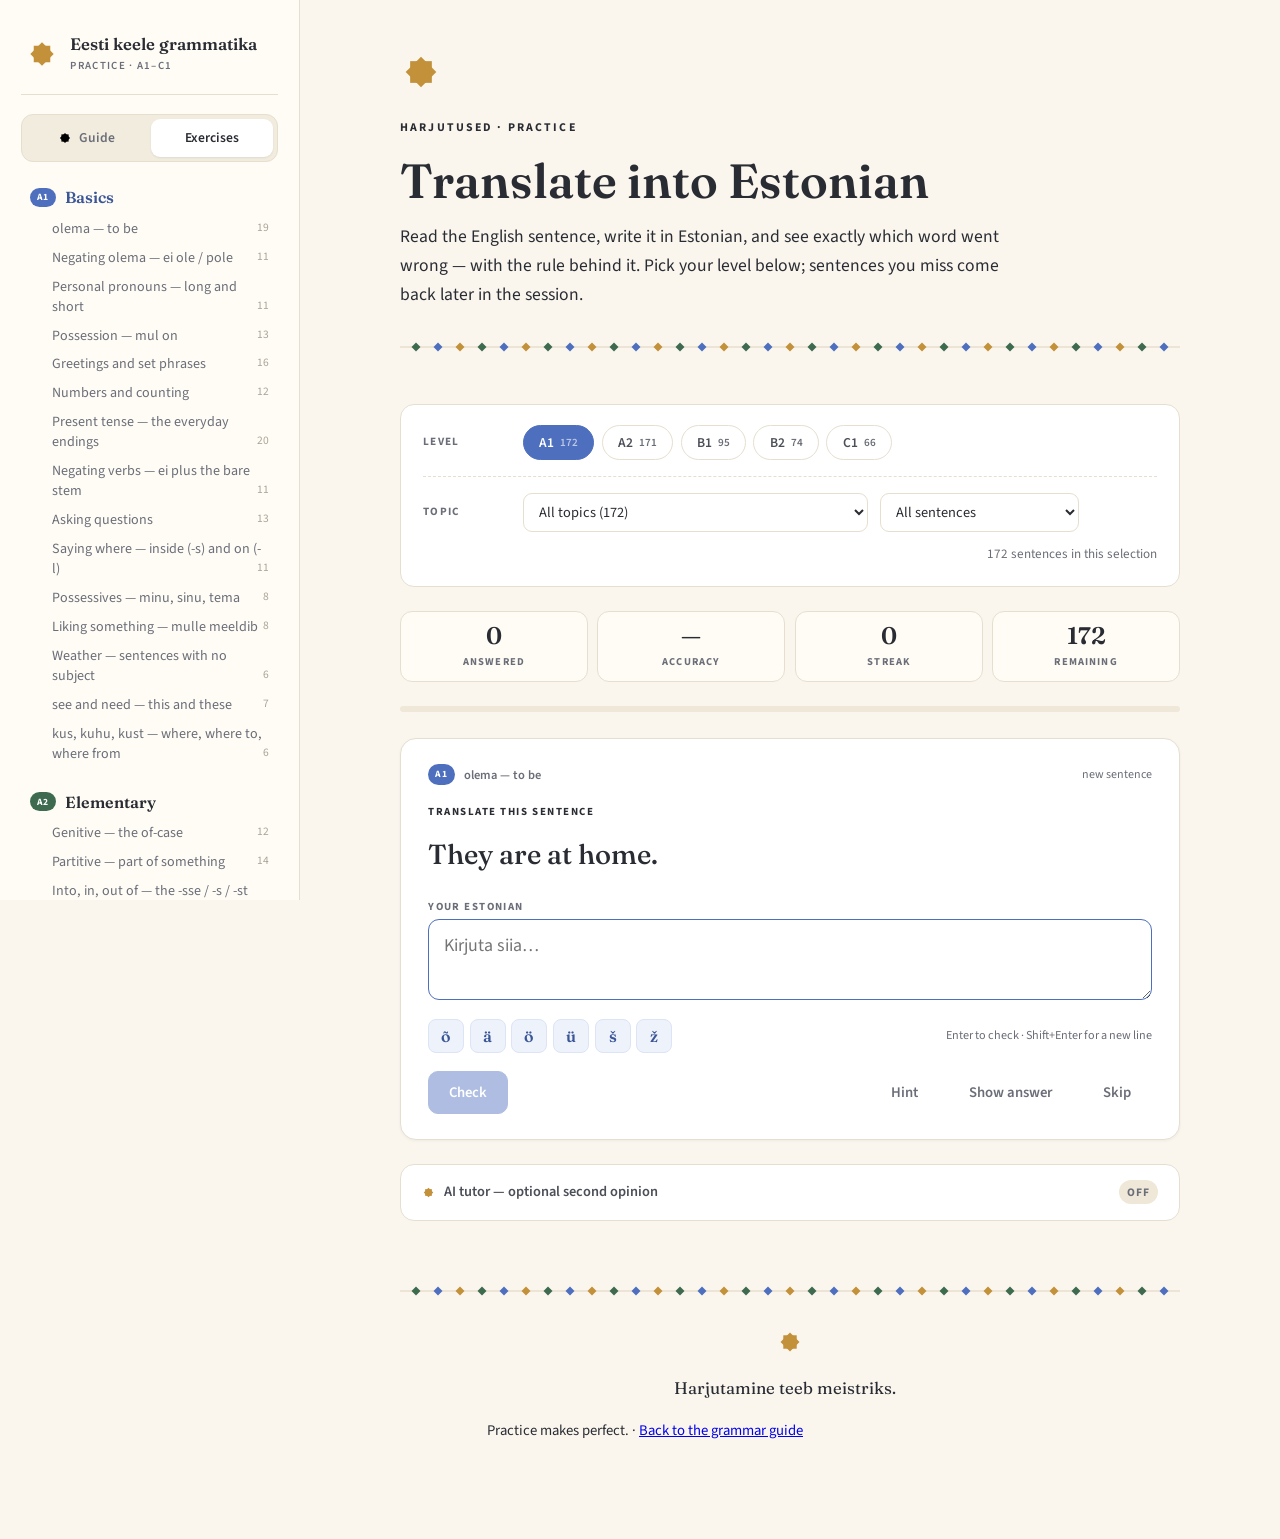
<file: practice.html>
<!DOCTYPE html>
<html lang="en">
<head>
<meta charset="UTF-8">
<meta name="viewport" content="width=device-width, initial-scale=1.0">
<title>Harjutused — Estonian Translation Practice A1–C1</title>
<meta name="description" content="Translate English sentences into Estonian and get your mistakes marked word by word, with the grammar rule behind each one. Levels A1 to C1.">
<link rel="icon" href="data:image/svg+xml,%3Csvg xmlns='http://www.w3.org/2000/svg' viewBox='0 0 24 24'%3E%3Crect x='5.8' y='5.8' width='12.4' height='12.4' fill='%23C2913A'/%3E%3Crect x='5.8' y='5.8' width='12.4' height='12.4' transform='rotate(45 12 12)' fill='%23C2913A'/%3E%3C/svg%3E">
<link rel="preconnect" href="https://fonts.googleapis.com">
<link rel="preconnect" href="https://fonts.gstatic.com" crossorigin>
<link href="https://fonts.googleapis.com/css2?family=Fraunces:opsz,wght@9..144,400;9..144,500;9..144,600;9..144,700&family=Source+Sans+3:ital,wght@0,400;0,500;0,600;0,700;1,400&display=swap" rel="stylesheet">
<link rel="stylesheet" href="assets/base.css">
<link rel="stylesheet" href="assets/practice.css">
</head>
<body>
<svg width="0" height="0" style="position:absolute" aria-hidden="true">
  <symbol id="star8" viewBox="0 0 24 24">
    <rect x="5.8" y="5.8" width="12.4" height="12.4"></rect>
    <rect x="5.8" y="5.8" width="12.4" height="12.4" transform="rotate(45 12 12)"></rect>
  </symbol>
</svg>

<div class="topbar">
  <button class="burger" id="burger" aria-expanded="false" aria-controls="sidebar" aria-label="Toggle navigation">
    <span></span><span></span><span></span>
  </button>
  <span class="t-title">Harjutused</span>
  <a class="t-cta" href="index.html">Guide</a>
</div>
<div class="overlay" id="overlay"></div>

<aside class="sidebar" id="sidebar" aria-label="Levels and topics">
  <a class="brand" href="practice.html">
    <svg class="star" aria-hidden="true"><use href="#star8"/></svg>
    <span>
      <span class="brand-title">Eesti keele grammatika</span>
      <span class="brand-sub">Practice · A1–C1</span>
    </span>
  </a>
  <div class="mode-switch">
    <a href="index.html"><svg aria-hidden="true"><use href="#star8"/></svg>Guide</a>
    <a href="practice.html" aria-current="page">Exercises</a>
  </div>
  <nav class="nav" id="practiceNav" aria-label="Levels and topics"></nav>
  <p class="sidebar-foot">Harjutamine teeb meistriks</p>
</aside>

<main class="content">
  <div class="page practice">

    <header class="hero" id="top">
      <svg class="star" aria-hidden="true"><use href="#star8"/></svg>
      <p class="eyebrow">Harjutused · Practice</p>
      <h1>Translate into Estonian</h1>
      <p class="lead">Read the English sentence, write it in Estonian, and see exactly which word went wrong — with the rule behind it. Pick your level below; sentences you miss come back later in the session.</p>
      <div class="folk-band"></div>
    </header>

    <section class="setup" aria-label="Practice settings">
      <div class="setup-row">
        <span class="setup-label">Level</span>
        <div class="pills" id="levelPills"></div>
      </div>
      <div class="setup-row">
        <span class="setup-label">Topic</span>
        <select class="control" id="topicSelect" aria-label="Grammar topic"></select>
        <select class="control" id="modeSelect" aria-label="Practice mode">
          <option value="mixed">All sentences</option>
          <option value="new">Only ones I have not seen</option>
          <option value="review">Only ones I got wrong</option>
        </select>
        <span class="setup-note" id="poolCount"></span>
      </div>
    </section>

    <div class="statstrip">
      <div class="stat"><span class="v" id="statAnswered">0</span><span class="k">Answered</span></div>
      <div class="stat"><span class="v" id="statAccuracy">—</span><span class="k">Accuracy</span></div>
      <div class="stat" id="streakStat"><span class="v" id="statStreak">0</span><span class="k">Streak</span></div>
      <div class="stat"><span class="v" id="statLeft">0</span><span class="k">Remaining</span></div>
    </div>
    <div class="progress"><i id="progressBar" style="width:0%"></i></div>

    <section class="card" id="cardWrap" aria-live="polite">
      <div class="card-meta">
        <span class="badge a1" id="itemBadge">A1</span>
        <span class="topic" id="itemTopic"></span>
        <span class="count" id="itemCount"></span>
      </div>

      <p class="prompt-label">Translate this sentence</p>
      <p class="prompt-en" id="promptEn"></p>
      <p class="prompt-hint" id="promptHint"></p>

      <div class="answer-wrap">
        <label class="fb-label" for="answerInput">Your Estonian</label>
        <textarea class="answer" id="answerInput" rows="2" spellcheck="false" autocomplete="off"
          autocapitalize="sentences" placeholder="Kirjuta siia…"></textarea>
        <div class="charbar">
          <button class="charbtn" type="button" data-ch="õ" title="Insert õ">õ</button>
          <button class="charbtn" type="button" data-ch="ä" title="Insert ä">ä</button>
          <button class="charbtn" type="button" data-ch="ö" title="Insert ö">ö</button>
          <button class="charbtn" type="button" data-ch="ü" title="Insert ü">ü</button>
          <button class="charbtn" type="button" data-ch="š" title="Insert š">š</button>
          <button class="charbtn" type="button" data-ch="ž" title="Insert ž">ž</button>
          <span class="spacerhint">Enter to check · Shift+Enter for a new line</span>
        </div>
      </div>

      <div class="btnrow">
        <button class="btn btn-primary" id="btnCheck" type="button" disabled>Check</button>
        <button class="btn btn-primary" id="btnNext" type="button" hidden>Next sentence →</button>
        <div class="right">
          <button class="btn btn-ghost" id="btnHint" type="button">Hint</button>
          <button class="btn btn-ghost" id="btnReveal" type="button">Show answer</button>
          <button class="btn btn-ghost" id="btnSkip" type="button">Skip</button>
        </div>
      </div>

      <div class="feedback" id="feedback">
        <div class="verdict ok" id="verdict"></div>

        <div class="fb-block" id="diffBlock">
          <p class="fb-label">Your answer, corrected</p>
          <p class="diff" id="diffLine"></p>
        </div>

        <div class="fb-block">
          <p class="fb-label">Model answer</p>
          <p class="answer-model" id="modelAnswer"></p>
          <p class="answer-alts" id="answerAlts"></p>
        </div>

        <div class="rulecard" id="ruleBox"></div>
        <div class="aibox" id="aiBox" hidden></div>
      </div>
    </section>

    <section class="done" id="doneWrap" hidden>
      <svg class="star" aria-hidden="true"><use href="#star8"/></svg>
      <h3>Tubli töö!</h3>
      <p id="doneText"></p>
      <button class="btn btn-primary" id="btnRestart" type="button">Start another round</button>
    </section>

    <details class="ai-panel">
      <summary>
        <svg class="star" aria-hidden="true"><use href="#star8"/></svg>
        AI tutor — optional second opinion
        <span class="state" id="aiState">off</span>
      </summary>
      <div class="ai-body">
        <p>Everything above works offline. If you switch this on, answers that the built-in checker
          marks as wrong are also sent to a free AI model, which can accept a valid translation the
          sentence bank does not list and explain the mistake in its own words.
          <a id="aiKeyLink" href="https://aistudio.google.com/apikey" target="_blank" rel="noopener">Get a free key</a> —
          <span id="aiProviderHint"></span></p>

        <div class="ai-connect">
          <button class="btn btn-primary" id="btnConnectOR" type="button">Connect with OpenRouter</button>
          <span class="ai-status" id="aiConnectStatus">One click, no key to create — you approve on
            openrouter.ai and come back with a key of your own, on free models.</span>
        </div>
        <p class="ai-or">or set a provider up by hand</p>

        <div class="ai-field">
          <label for="aiProvider">Provider</label>
          <select class="control" id="aiProvider">
            <option value="gemini">Google Gemini (free tier)</option>
            <option value="groq">Groq (free tier)</option>
            <option value="openrouter">OpenRouter (:free models)</option>
          </select>
        </div>
        <div class="ai-field">
          <label for="aiKey">API key</label>
          <input class="control" id="aiKey" type="password" autocomplete="off" spellcheck="false" placeholder="paste your own key">
        </div>
        <div class="ai-field">
          <label for="aiModel">Model</label>
          <input class="control" id="aiModel" type="text" autocomplete="off" spellcheck="false" list="aiModelList">
          <datalist id="aiModelList"></datalist>
          <button class="btn" id="btnAiModels" type="button">Load models</button>
        </div>
        <p class="ai-status" id="aiModelStatus"></p>

        <p class="ai-warn">The key is kept only in this browser’s local storage and is sent straight
          to the provider you choose — there is no server in between. Do not use a shared computer for this,
          and remove the key when you are done.</p>

        <div class="ai-field">
          <label for="aiEnabled">Use it</label>
          <input id="aiEnabled" type="checkbox">
          <button class="btn" id="btnAiTest" type="button">Test connection</button>
          <button class="btn btn-ghost" id="btnAiForget" type="button">Forget key</button>
          <span class="ai-status" id="aiStatus"></span>
        </div>
      </div>
    </details>

    <footer>
      <div class="folk-band"></div>
      <svg class="star" aria-hidden="true"><use href="#star8"/></svg>
      <p class="et-foot">Harjutamine teeb meistriks.</p>
      <p>Practice makes perfect. · <a href="index.html">Back to the grammar guide</a></p>
    </footer>

  </div>
</main>

<script src="assets/rules.js" charset="utf-8"></script>
<script src="assets/items.js" charset="utf-8"></script>
<script src="assets/practice.js" charset="utf-8"></script>
</body>
</html>
</file>
<file: assets/base.css>
:root{
  --cream:#FAF6EE;
  --paper:#FFFFFF;
  --ink:#2A2C33;
  --soft-ink:#4C4F58;
  --muted:#6B6E78;
  --line:#E6DFD0;
  --blue:#4D6FBE;
  --blue-deep:#3A5697;
  --blue-tint:#EEF2FB;
  --green:#3E6B4F;
  --green-tint:#EDF4EE;
  --gold:#C2913A;
  --gold-deep:#9A6F1D;
  --gold-tint:#FBF3DF;
  --plum:#6E4A7E;
  --plum-tint:#F3EEF6;
  --serif:'Fraunces',Georgia,'Times New Roman',serif;
  --sans:'Source Sans 3',system-ui,-apple-system,'Segoe UI',sans-serif;
}
*{margin:0;padding:0;box-sizing:border-box}
html{scroll-behavior:smooth}
body{font-family:var(--sans);font-size:16.5px;line-height:1.65;background:var(--cream);color:var(--ink);-webkit-font-smoothing:antialiased}
::selection{background:var(--gold-tint);color:var(--ink)}
a:focus-visible,button:focus-visible{outline:2px solid var(--blue);outline-offset:2px;border-radius:4px}
svg.star{display:inline-block;fill:currentColor;flex:none}
.folk-band{height:12px;background:url("data:image/svg+xml,%3Csvg xmlns='http://www.w3.org/2000/svg' width='66' height='12' viewBox='0 0 66 12'%3E%3Crect y='5.4' width='66' height='1.2' fill='%23E3D9C5'/%3E%3Cpath d='M11 1.5 15.5 6 11 10.5 6.5 6Z' fill='%234D6FBE'/%3E%3Cpath d='M33 1.5 37.5 6 33 10.5 28.5 6Z' fill='%23C2913A'/%3E%3Cpath d='M55 1.5 59.5 6 55 10.5 50.5 6Z' fill='%233E6B4F'/%3E%3C/svg%3E") repeat-x center/66px 12px}

.topbar{display:none;position:fixed;top:0;left:0;right:0;height:58px;z-index:50;align-items:center;gap:.8rem;padding:0 1rem;background:rgba(250,246,238,.92);backdrop-filter:blur(8px);border-bottom:1px solid var(--line)}
.topbar .t-title{font-family:var(--serif);font-weight:600;font-size:1rem}
.burger{width:40px;height:40px;border:1px solid var(--line);background:var(--paper);border-radius:10px;display:flex;flex-direction:column;align-items:center;justify-content:center;gap:4.5px;cursor:pointer}
.burger span{width:17px;height:2px;background:var(--ink);border-radius:2px;transition:transform .25s ease,opacity .2s ease}
.burger[aria-expanded="true"] span:nth-child(1){transform:translateY(6.5px) rotate(45deg)}
.burger[aria-expanded="true"] span:nth-child(2){opacity:0}
.burger[aria-expanded="true"] span:nth-child(3){transform:translateY(-6.5px) rotate(-45deg)}
.overlay{position:fixed;inset:0;background:rgba(42,44,51,.38);opacity:0;pointer-events:none;transition:opacity .25s ease;z-index:55}
body.nav-open .overlay{opacity:1;pointer-events:auto}

.sidebar{position:fixed;top:0;left:0;bottom:0;width:300px;z-index:60;display:flex;flex-direction:column;background:#FFFCF5;border-right:1px solid var(--line);padding:1.9rem 1.3rem 1.4rem;overflow-y:auto}
.sidebar::-webkit-scrollbar{width:8px}
.sidebar::-webkit-scrollbar-thumb{background:#E3DAC8;border-radius:8px}
.brand{display:flex;align-items:center;gap:.75rem;text-decoration:none;color:var(--ink);padding:.2rem .35rem 1.2rem;border-bottom:1px solid var(--line);margin-bottom:1.2rem}
.brand .star{width:32px;height:32px;color:var(--gold)}
.brand-title{display:block;font-family:var(--serif);font-weight:600;font-size:1.04rem;line-height:1.25}
.brand-sub{display:block;font-size:.68rem;font-weight:600;letter-spacing:.12em;text-transform:uppercase;color:var(--muted);margin-top:.15rem}
.nav{flex:1}
.nav-group{margin-bottom:1rem}
.nav-chapter{display:flex;align-items:center;gap:.55rem;font-family:var(--serif);font-weight:600;font-size:1rem;color:var(--ink);text-decoration:none;padding:.45rem .55rem;border-radius:8px;transition:background .15s ease}
.nav-chapter:hover{background:var(--blue-tint)}
.nav-chapter.active{background:var(--blue-tint);color:var(--blue-deep)}
.badge{font-family:var(--sans);font-size:.6rem;font-weight:700;letter-spacing:.07em;padding:.16rem .44rem;border-radius:99px;color:#fff;text-transform:uppercase}
.badge.intro{background:#8B8E98}
.badge.a1{background:var(--blue)}
.badge.a2{background:var(--green)}
.badge.b1{background:var(--gold)}
.badge.b2{background:var(--blue-deep)}
.nav-sub{display:block;font-size:.88rem;color:var(--muted);text-decoration:none;padding:.28rem .6rem .28rem 1rem;margin-left:.95rem;border-left:2px solid var(--line);transition:color .15s ease,border-color .15s ease}
.nav-sub:hover{color:var(--ink);border-color:var(--gold)}
.nav-sub.active{color:var(--blue-deep);border-color:var(--blue);font-weight:600;background:linear-gradient(90deg,var(--blue-tint),transparent)}
.sidebar-foot{font-size:.78rem;color:var(--muted);text-align:center;padding-top:1rem;border-top:1px solid var(--line)}

.content{margin-left:300px;padding:3.2rem 3rem 5rem}
.page{max-width:780px;margin:0 auto}
.hero{padding-bottom:.6rem}
.hero .star{width:42px;height:42px;color:var(--gold);margin-bottom:1rem}
.eyebrow{font-size:.74rem;font-weight:700;letter-spacing:.18em;text-transform:uppercase;color:var(--gold-deep)}
.hero h1{font-family:var(--serif);font-weight:600;font-size:clamp(2.2rem,4.5vw,3rem);line-height:1.12;margin:.4rem 0 .9rem}
.lead{font-size:1.1rem;color:var(--soft-ink);max-width:60ch}
.hero .folk-band{margin:2rem 0 2.6rem}

.chapter{margin-bottom:4.2rem}
.chapter-head h2{font-family:var(--serif);font-weight:600;font-size:clamp(1.85rem,3.3vw,2.45rem);line-height:1.15;margin:.35rem 0 .8rem}
.chapter-head .folk-band{margin:1.6rem 0 .4rem}
section{scroll-margin-top:2rem}
.page h3{font-family:var(--serif);font-weight:600;font-size:1.42rem;line-height:1.25;margin:2.7rem 0 .9rem;display:flex;align-items:center;gap:.6rem}
.page h3 .star{width:13px;height:13px;color:var(--blue)}
.page h4{font-family:var(--serif);font-weight:600;font-size:1.1rem;margin:1.7rem 0 .55rem}
.page p{margin-bottom:1rem;max-width:70ch;color:var(--ink)}
.page p.note-sub{color:var(--muted);font-size:.92rem}
code{font-family:inherit;font-weight:600;font-size:.93em;color:var(--blue-deep);background:var(--blue-tint);padding:.08em .38em;border-radius:5px;white-space:nowrap}

.table-wrap{overflow-x:auto;margin:1.15rem 0 1.6rem;background:var(--paper);border:1px solid var(--line);border-radius:10px;box-shadow:0 1px 2px rgba(42,44,51,.05)}
table{width:100%;border-collapse:collapse;font-size:.94rem}
th{font-size:.7rem;font-weight:700;letter-spacing:.1em;text-transform:uppercase;color:var(--muted);text-align:left;padding:.7rem .9rem;border-bottom:2px solid var(--ink);white-space:nowrap}
td{padding:.55rem .9rem;border-bottom:1px solid var(--line);vertical-align:top}
tbody tr:nth-child(even){background:#FBF8F1}
tbody tr:last-child td{border-bottom:none}
td.et{color:var(--blue-deep);font-weight:600;white-space:nowrap}
td.en{color:var(--muted)}

.tip{display:flex;gap:.85rem;background:var(--gold-tint);border-left:3px solid var(--gold);border-radius:0 10px 10px 0;padding:1rem 1.25rem;margin:1.4rem 0}
.tip .star{width:15px;height:15px;color:var(--gold);margin-top:.25rem}
.tip .label{display:block;font-size:.7rem;font-weight:700;letter-spacing:.13em;text-transform:uppercase;color:var(--gold-deep);margin-bottom:.3rem}
.tip p{margin:0;font-size:.95rem;max-width:65ch}
.tip p + p{margin-top:.5rem}
.tip.blue{background:var(--blue-tint);border-color:var(--blue)}
.tip.blue .star{color:var(--blue)}
.tip.blue .label{color:var(--blue-deep)}

.examples{background:var(--paper);border:1px solid var(--line);border-left:3px solid var(--green);border-radius:0 10px 10px 0;padding:1.1rem 1.3rem;margin:1.4rem 0}
.examples .label{display:flex;align-items:center;gap:.5rem;font-size:.7rem;font-weight:700;letter-spacing:.13em;text-transform:uppercase;color:var(--green);margin-bottom:.55rem;max-width:none}
.examples .label .star{width:12px;height:12px}
.ex{padding:.5rem 0;border-bottom:1px dashed var(--line)}
.ex:last-child{border-bottom:none;padding-bottom:.1rem}
.ex .et-line{font-family:var(--serif);font-size:1.05rem;font-weight:500;margin:0;color:var(--ink)}
.ex .en-line{font-size:.88rem;color:var(--muted);margin:.12rem 0 0}

footer{margin-top:4rem;text-align:center;color:var(--muted)}
footer .folk-band{margin-bottom:2rem}
footer .star{width:26px;height:26px;color:var(--gold);margin-bottom:.7rem}
footer p{font-size:.92rem}
footer .et-foot{font-family:var(--serif);font-size:1.05rem;color:var(--ink)}

@media (max-width:940px){
  .topbar{display:flex}
  .sidebar{transform:translateX(-100%);transition:transform .3s ease;width:290px;box-shadow:0 0 40px rgba(42,44,51,.18);padding-top:1.4rem}
  .sidebar.open{transform:none}
  .content{margin-left:0;padding:90px 1.3rem 4rem}
  section{scroll-margin-top:84px}
  .hero h1{font-size:2.1rem}
}
@media (max-width:480px){
  body{font-size:15.5px}
  .content{padding:84px 1rem 3.5rem}
  td,th{padding:.5rem .6rem}
}
@media (prefers-reduced-motion:reduce){
  html{scroll-behavior:auto}
  *,*::before,*::after{transition:none !important;animation:none !important}
}

/* ============================================================
   Shared additions — level badge C1 + Guide/Exercises switcher
   ============================================================ */
.badge.c1{background:var(--plum)}

.mode-switch{display:flex;gap:.22rem;background:#F2ECDF;border:1px solid var(--line);border-radius:12px;padding:.24rem;margin-bottom:1.15rem}
.mode-switch a{flex:1;display:flex;align-items:center;justify-content:center;gap:.4rem;text-align:center;text-decoration:none;font-size:.85rem;font-weight:600;color:var(--muted);padding:.48rem .5rem;border-radius:9px;transition:background .15s ease,color .15s ease}
.mode-switch a:hover{color:var(--ink)}
.mode-switch a[aria-current="page"]{background:var(--paper);color:var(--ink);box-shadow:0 1px 2px rgba(42,44,51,.09)}
.mode-switch svg{width:14px;height:14px;flex:none;color:var(--gold)}

.topbar .t-cta{margin-left:auto;font-size:.8rem;font-weight:600;text-decoration:none;color:var(--blue-deep);background:var(--blue-tint);border:1px solid #D8E1F5;padding:.4rem .8rem;border-radius:99px;white-space:nowrap}
</file>
<file: assets/practice.css>
/* ============================================================================
   Practice page — translation exercises
   Builds on assets/base.css (same palette, same folk-band furniture).
   ========================================================================== */

.practice .lead{margin-bottom:0}

/* ---------------------------------------------------------------- setup -- */
.setup{background:var(--paper);border:1px solid var(--line);border-radius:14px;padding:1.25rem 1.35rem;margin-bottom:1.5rem}
.setup-row{display:flex;flex-wrap:wrap;align-items:center;gap:.75rem}
.setup-row + .setup-row{margin-top:1rem;padding-top:1rem;border-top:1px dashed var(--line)}
.setup-label{font-size:.7rem;font-weight:700;letter-spacing:.13em;text-transform:uppercase;color:var(--muted);flex:none;width:100%}
@media (min-width:620px){.setup-label{width:auto;min-width:88px}}

.pills{display:flex;flex-wrap:wrap;gap:.45rem}
.pill{font-family:var(--sans);font-size:.85rem;font-weight:600;color:var(--soft-ink);background:var(--paper);border:1px solid var(--line);border-radius:99px;padding:.42rem .95rem;cursor:pointer;transition:all .15s ease;display:inline-flex;align-items:center;gap:.4rem}
.pill:hover{border-color:var(--gold);color:var(--ink)}
.pill .n{font-size:.7rem;color:var(--muted);font-weight:600}
.pill[aria-pressed="true"]{background:var(--ink);border-color:var(--ink);color:#fff}
.pill[aria-pressed="true"] .n{color:rgba(255,255,255,.62)}
.pill.a1[aria-pressed="true"]{background:var(--blue);border-color:var(--blue)}
.pill.a2[aria-pressed="true"]{background:var(--green);border-color:var(--green)}
.pill.b1[aria-pressed="true"]{background:var(--gold-deep);border-color:var(--gold-deep)}
.pill.b2[aria-pressed="true"]{background:var(--blue-deep);border-color:var(--blue-deep)}
.pill.c1[aria-pressed="true"]{background:var(--plum);border-color:var(--plum)}

select.control,input.control{font-family:var(--sans);font-size:.9rem;color:var(--ink);background:var(--paper);border:1px solid var(--line);border-radius:9px;padding:.45rem .7rem;max-width:100%}
select.control{min-width:190px}
.setup-note{font-size:.82rem;color:var(--muted);margin-left:auto}

/* ---------------------------------------------------------------- stats -- */
.statstrip{display:grid;grid-template-columns:repeat(4,1fr);gap:.6rem;margin-bottom:1.5rem}
.stat{background:#FFFCF5;border:1px solid var(--line);border-radius:12px;padding:.7rem .8rem;text-align:center}
.stat .v{font-family:var(--serif);font-size:1.5rem;font-weight:600;line-height:1.1;color:var(--ink);display:block}
.stat .k{font-size:.66rem;font-weight:700;letter-spacing:.11em;text-transform:uppercase;color:var(--muted);margin-top:.2rem;display:block}
.stat.hot .v{color:var(--gold-deep)}

.progress{height:6px;background:#EFE8D9;border-radius:99px;overflow:hidden;margin-bottom:1.6rem}
.progress i{display:block;height:100%;background:linear-gradient(90deg,var(--gold),var(--green));border-radius:99px;transition:width .35s ease}

/* ----------------------------------------------------------------- card -- */
.card{background:var(--paper);border:1px solid var(--line);border-radius:16px;padding:1.6rem 1.7rem;box-shadow:0 1px 3px rgba(42,44,51,.05)}
.card-meta{display:flex;align-items:center;gap:.6rem;flex-wrap:wrap;margin-bottom:1.1rem}
.card-meta .topic{font-size:.78rem;font-weight:600;color:var(--muted)}
.card-meta .count{margin-left:auto;font-size:.75rem;color:var(--muted);font-variant-numeric:tabular-nums}

.prompt-label{font-size:.68rem;font-weight:700;letter-spacing:.14em;text-transform:uppercase;color:var(--gold-deep);margin-bottom:.4rem}
.prompt-en{font-family:var(--serif);font-size:clamp(1.3rem,2.7vw,1.72rem);font-weight:500;line-height:1.3;color:var(--ink);margin-bottom:.35rem}
.prompt-hint{font-size:.88rem;color:var(--muted);background:var(--gold-tint);border-radius:8px;padding:.5rem .75rem;margin-top:.7rem;display:none}
.prompt-hint.show{display:block}

.answer-wrap{margin-top:1.2rem}
textarea.answer{width:100%;font-family:var(--sans);font-size:1.12rem;line-height:1.5;color:var(--ink);background:#FFFDF8;border:1.5px solid var(--line);border-radius:11px;padding:.8rem .95rem;resize:vertical;min-height:76px;transition:border-color .15s ease,background .15s ease}
textarea.answer:focus{outline:none;border-color:var(--blue);background:var(--paper)}
textarea.answer:disabled{background:#F7F3EA;color:var(--soft-ink)}

.charbar{display:flex;flex-wrap:wrap;gap:.35rem;margin-top:.6rem}
.charbtn{font-family:var(--serif);font-size:1rem;font-weight:600;color:var(--blue-deep);background:var(--blue-tint);border:1px solid #DCE4F6;border-radius:8px;width:36px;height:34px;cursor:pointer;transition:all .12s ease}
.charbtn:hover{background:var(--blue);color:#fff;border-color:var(--blue)}
.charbar .spacerhint{margin-left:auto;align-self:center;font-size:.76rem;color:var(--muted)}

.btnrow{display:flex;flex-wrap:wrap;gap:.55rem;margin-top:1.1rem}
.btn{font-family:var(--sans);font-size:.92rem;font-weight:600;border-radius:10px;padding:.62rem 1.25rem;cursor:pointer;border:1px solid var(--line);background:var(--paper);color:var(--soft-ink);transition:all .15s ease}
.btn:hover{border-color:var(--gold);color:var(--ink)}
.btn-primary{background:var(--blue);border-color:var(--blue);color:#fff}
.btn-primary:hover{background:var(--blue-deep);border-color:var(--blue-deep);color:#fff}
.btn-ghost{background:transparent;border-color:transparent;color:var(--muted)}
.btn-ghost:hover{color:var(--ink);border-color:var(--line)}
.btn:disabled{opacity:.45;cursor:not-allowed}
.btnrow .right{margin-left:auto;display:flex;gap:.55rem}

/* ------------------------------------------------------------- feedback -- */
.feedback{margin-top:1.4rem;padding-top:1.4rem;border-top:1px solid var(--line);display:none}
.feedback.show{display:block;animation:fbin .22s ease}
@keyframes fbin{from{opacity:0;transform:translateY(5px)}to{opacity:1;transform:none}}

.verdict{display:flex;align-items:center;gap:.6rem;font-family:var(--serif);font-size:1.16rem;font-weight:600;padding:.7rem 1rem;border-radius:10px;margin-bottom:1.05rem}
.verdict .star{width:17px;height:17px;flex:none}
.verdict.ok{background:var(--green-tint);color:var(--green)}
.verdict.ok .star{color:var(--green)}
.verdict.almost{background:var(--gold-tint);color:var(--gold-deep)}
.verdict.almost .star{color:var(--gold)}
.verdict.bad{background:#FBEDEC;color:#9B3B32}
.verdict.bad .star{color:#C0554A}
.verdict small{font-family:var(--sans);font-size:.8rem;font-weight:600;color:inherit;opacity:.78;margin-left:auto;text-align:right}

.fb-block{margin-bottom:1.05rem}
.fb-label{font-size:.68rem;font-weight:700;letter-spacing:.13em;text-transform:uppercase;color:var(--muted);margin-bottom:.4rem}

.diff{font-size:1.06rem;line-height:2.1;word-spacing:.05em}
.tok{padding:.14rem .34rem;border-radius:6px;margin-right:.16rem;white-space:nowrap;display:inline-block}
.tok-ok{color:var(--soft-ink)}
.tok-sub{background:#FBEDEC;color:#9B3B32;text-decoration:line-through;text-decoration-thickness:1.5px}
.tok-fix{background:var(--green-tint);color:var(--green);font-weight:600;margin-left:-.06rem}
.tok-extra{background:#FBEDEC;color:#9B3B32;text-decoration:line-through;text-decoration-thickness:1.5px}
.tok-miss{background:var(--green-tint);color:var(--green);font-weight:600;border:1px dashed #A9C4B0}
.tok-note{font-size:.68rem;font-weight:700;letter-spacing:.06em;text-transform:uppercase;color:var(--muted);vertical-align:.35em;margin-left:.12rem}

.answer-model{font-family:var(--serif);font-size:1.14rem;font-weight:500;color:var(--green);background:var(--green-tint);border-radius:9px;padding:.6rem .85rem}
.answer-alts{font-size:.85rem;color:var(--muted);margin-top:.45rem}
.answer-alts b{font-weight:600;color:var(--soft-ink)}

.rulecard{background:var(--gold-tint);border-left:3px solid var(--gold);border-radius:0 12px 12px 0;padding:1rem 1.25rem}
.rulecard h4{font-family:var(--serif);font-size:1.04rem;font-weight:600;color:var(--ink);margin-bottom:.35rem;display:flex;align-items:center;gap:.5rem}
.rulecard h4 .star{width:13px;height:13px;color:var(--gold);flex:none}
.rulecard p{font-size:.93rem;color:var(--soft-ink);max-width:66ch}
.rulecard .r-ex{margin-top:.6rem;padding-top:.55rem;border-top:1px dashed #E4D3AC}
.rulecard .r-ex div{font-size:.9rem;color:var(--ink);padding:.12rem 0}
.rulecard .r-link{display:inline-block;margin-top:.6rem;font-size:.83rem;font-weight:600;color:var(--gold-deep);text-decoration:none;border-bottom:1px solid #E0C88C}
.rulecard .r-link:hover{color:var(--ink);border-color:var(--ink)}

/* ------------------------------------------------------------------- AI -- */
.aibox{margin-top:1.05rem;background:var(--blue-tint);border-left:3px solid var(--blue);border-radius:0 12px 12px 0;padding:1rem 1.25rem}
.aibox h4{font-family:var(--serif);font-size:1.02rem;font-weight:600;color:var(--blue-deep);margin-bottom:.35rem;display:flex;align-items:center;gap:.5rem}
.aibox p{font-size:.93rem;color:var(--soft-ink);max-width:66ch}
.aibox.err{background:#FBEDEC;border-color:#C0554A}
.aibox.err h4{color:#9B3B32}
.aibox p + p{margin-top:.5rem}

.ai-chip{margin-left:auto;font-family:var(--sans);font-size:.66rem;font-weight:700;letter-spacing:.09em;text-transform:uppercase;padding:.2rem .55rem;border-radius:99px;color:#fff;flex:none}
.ai-chip.correct,.ai-chip.acceptable{background:var(--green)}
.ai-chip.incorrect{background:#C0554A}
.aibox h4{display:flex;align-items:center;gap:.5rem}

.ai-fix{font-family:var(--serif);font-size:1.06rem;font-weight:500;color:var(--blue-deep);background:#E4EBF9;border-radius:8px;padding:.5rem .75rem}
.ai-upgrade{font-size:.86rem;font-weight:600;color:var(--green)}
/* thinking state — a skeleton of the answer on its way */
.ai-loading{display:flex;flex-direction:column;gap:.5rem;margin-top:.15rem}
.ai-thinking{display:flex;align-items:center;gap:.55rem;font-size:.86rem;font-weight:600;color:var(--blue-deep);margin-bottom:.15rem}
.ai-thinking .pulse{width:8px;height:8px;border-radius:50%;background:var(--blue);flex:none;animation:aipulse 1.3s ease-in-out infinite}
@keyframes aipulse{0%,100%{transform:scale(.65);opacity:.4}50%{transform:scale(1.15);opacity:1}}

.ai-skel{height:10px;border-radius:99px;background:linear-gradient(90deg,#D7E0F4 0%,#EEF2FB 45%,#D7E0F4 90%);background-size:250% 100%;animation:aishimmer 1.5s ease-in-out infinite}
.ai-skel.w1{width:92%}
.ai-skel.w2{width:76%;animation-delay:.14s}
.ai-skel.w3{width:52%;animation-delay:.28s}
@keyframes aishimmer{0%{background-position:135% 0}100%{background-position:-135% 0}}

/* the folk star turns slowly while the model is thinking */
.aibox.loading h4 .star{animation:aispin 3.6s linear infinite;transform-origin:50% 50%}
@keyframes aispin{to{transform:rotate(180deg)}}

@media (prefers-reduced-motion:reduce){
  .ai-skel{background:#DFE6F6}
}

.ai-panel{background:var(--paper);border:1px solid var(--line);border-radius:14px;margin-top:1.5rem;overflow:hidden}
.ai-panel > summary{cursor:pointer;list-style:none;padding:.95rem 1.3rem;font-size:.9rem;font-weight:600;color:var(--soft-ink);display:flex;align-items:center;gap:.6rem}
.ai-panel > summary::-webkit-details-marker{display:none}
.ai-panel > summary:hover{color:var(--ink)}
.ai-panel > summary .star{width:13px;height:13px;color:var(--gold)}
.ai-panel > summary .state{margin-left:auto;font-size:.72rem;font-weight:700;letter-spacing:.09em;text-transform:uppercase;padding:.16rem .5rem;border-radius:99px;background:#EFE8D9;color:var(--muted)}
.ai-panel > summary .state.on{background:var(--green-tint);color:var(--green)}
.ai-body{padding:0 1.3rem 1.3rem;border-top:1px dashed var(--line);padding-top:1.1rem}
.ai-body p{font-size:.88rem;color:var(--muted);max-width:70ch;margin-bottom:.85rem}
.ai-body p a{color:var(--blue-deep)}
.ai-connect{display:flex;flex-wrap:wrap;align-items:center;gap:.75rem;background:var(--blue-tint);border:1px solid #DCE4F6;border-radius:12px;padding:.9rem 1rem;margin-bottom:1rem}
.ai-connect .btn-primary{flex:none}
.ai-connect .ai-status{flex:1;min-width:220px;margin-left:0;color:var(--soft-ink)}
.ai-or{display:flex;align-items:center;gap:.8rem;font-size:.72rem;font-weight:700;letter-spacing:.12em;text-transform:uppercase;color:var(--muted);margin:0 0 1rem}
.ai-or::before,.ai-or::after{content:'';flex:1;height:1px;background:var(--line)}

.ai-field{display:flex;flex-wrap:wrap;align-items:center;gap:.6rem;margin-bottom:.7rem}
.ai-field label{font-size:.8rem;font-weight:600;color:var(--soft-ink);min-width:76px}
.ai-field .control{flex:1;min-width:200px}
.ai-warn{font-size:.82rem;color:var(--gold-deep);background:var(--gold-tint);border-radius:8px;padding:.6rem .8rem;margin-bottom:.9rem}
.ai-status{font-size:.83rem;color:var(--muted);margin-left:.2rem}

/* ------------------------------------------------------------ done/empty -- */
.done{background:var(--paper);border:1px solid var(--line);border-radius:16px;padding:2.4rem 1.7rem;text-align:center}
.done .star{width:34px;height:34px;color:var(--gold);margin-bottom:.8rem}
.done h3{font-family:var(--serif);font-size:1.5rem;font-weight:600;margin-bottom:.5rem}
.done p{color:var(--soft-ink);max-width:46ch;margin:0 auto 1.3rem}

.sidebar .nav-sub .cnt{float:right;font-size:.72rem;color:#A9A498;font-variant-numeric:tabular-nums}
.sidebar .nav-sub{cursor:pointer;border:0;background:none;width:calc(100% - .95rem);text-align:left;font-family:var(--sans)}
.sidebar .nav-sub.active{background:linear-gradient(90deg,var(--blue-tint),transparent)}
.sidebar .nav-chapter{cursor:pointer;border:0;background:none;width:100%;text-align:left;font-family:var(--serif)}

@media (max-width:940px){
  .statstrip{grid-template-columns:repeat(2,1fr)}
  .card{padding:1.3rem 1.15rem}
}
@media (max-width:480px){
  .setup{padding:1rem}
  .btnrow .right{margin-left:0;width:100%}
  .btnrow .btn{flex:1}
  .diff{line-height:2.3}
}
</file>
